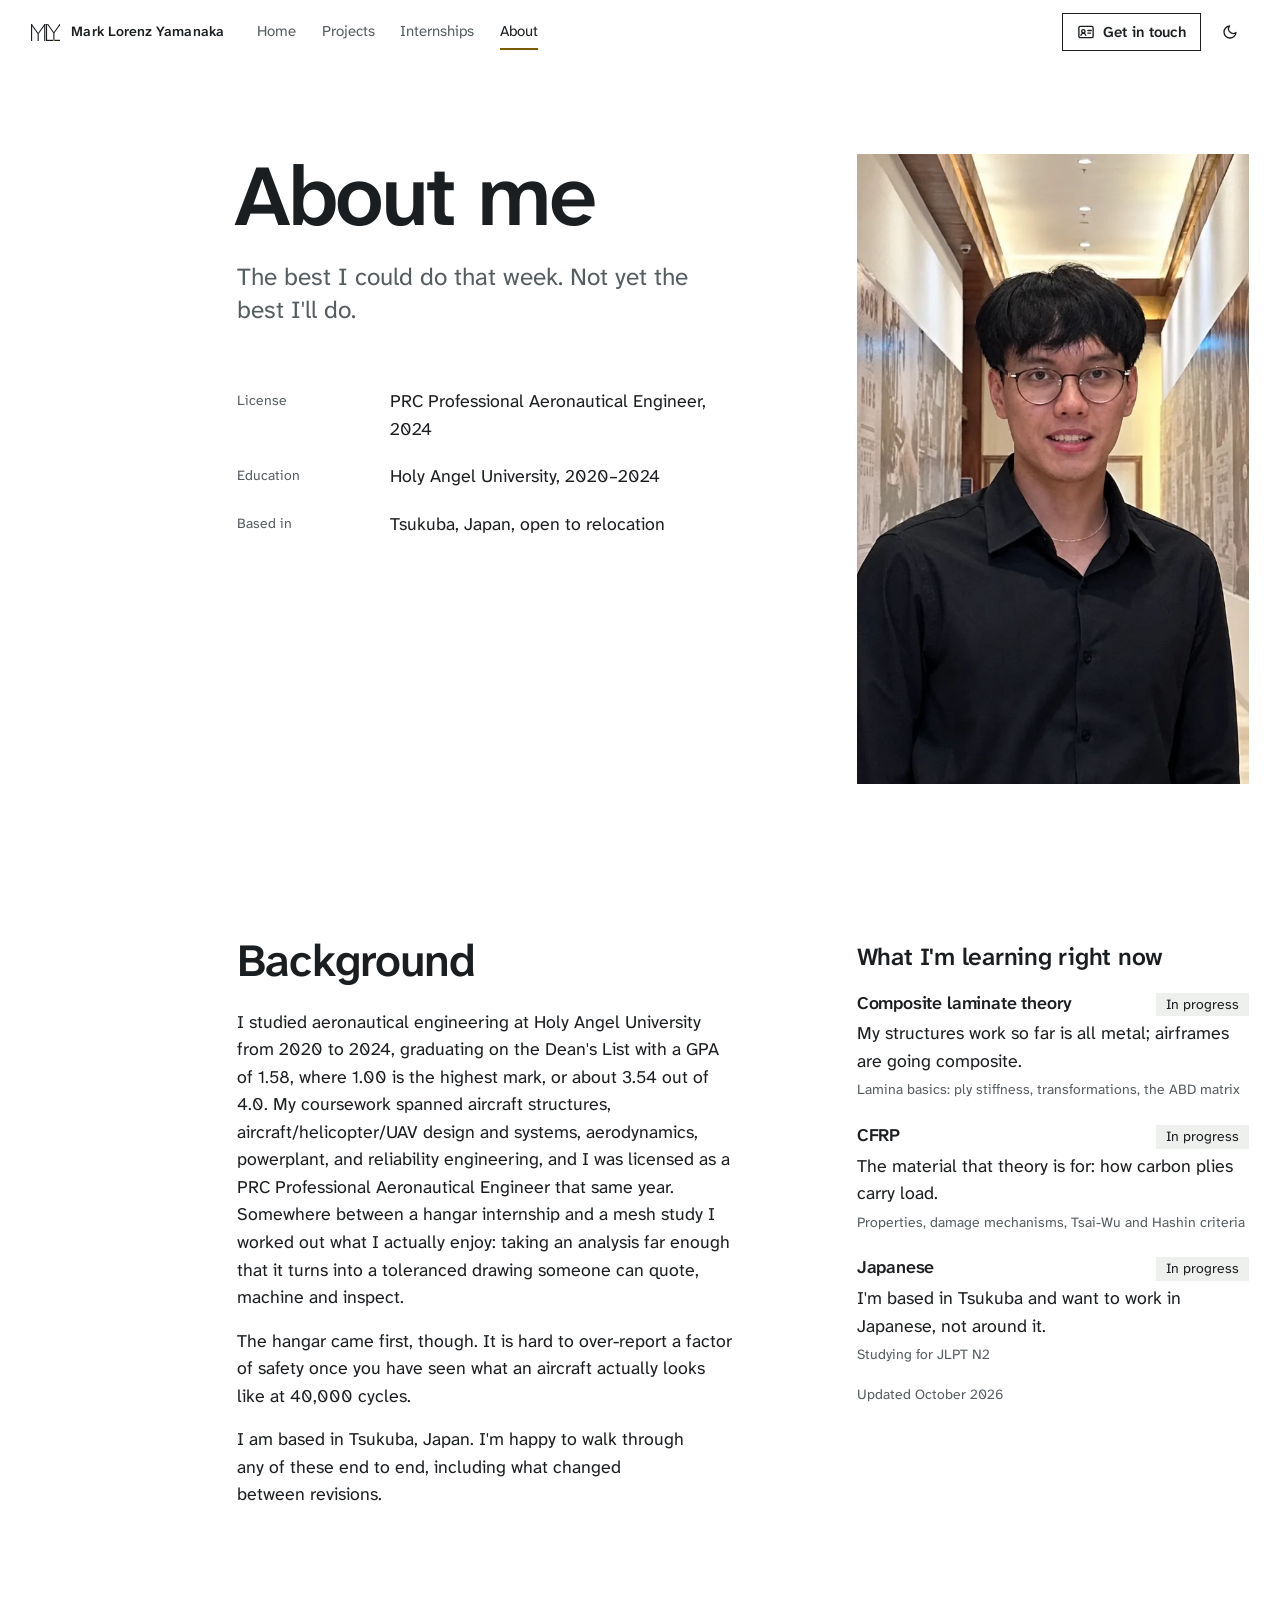
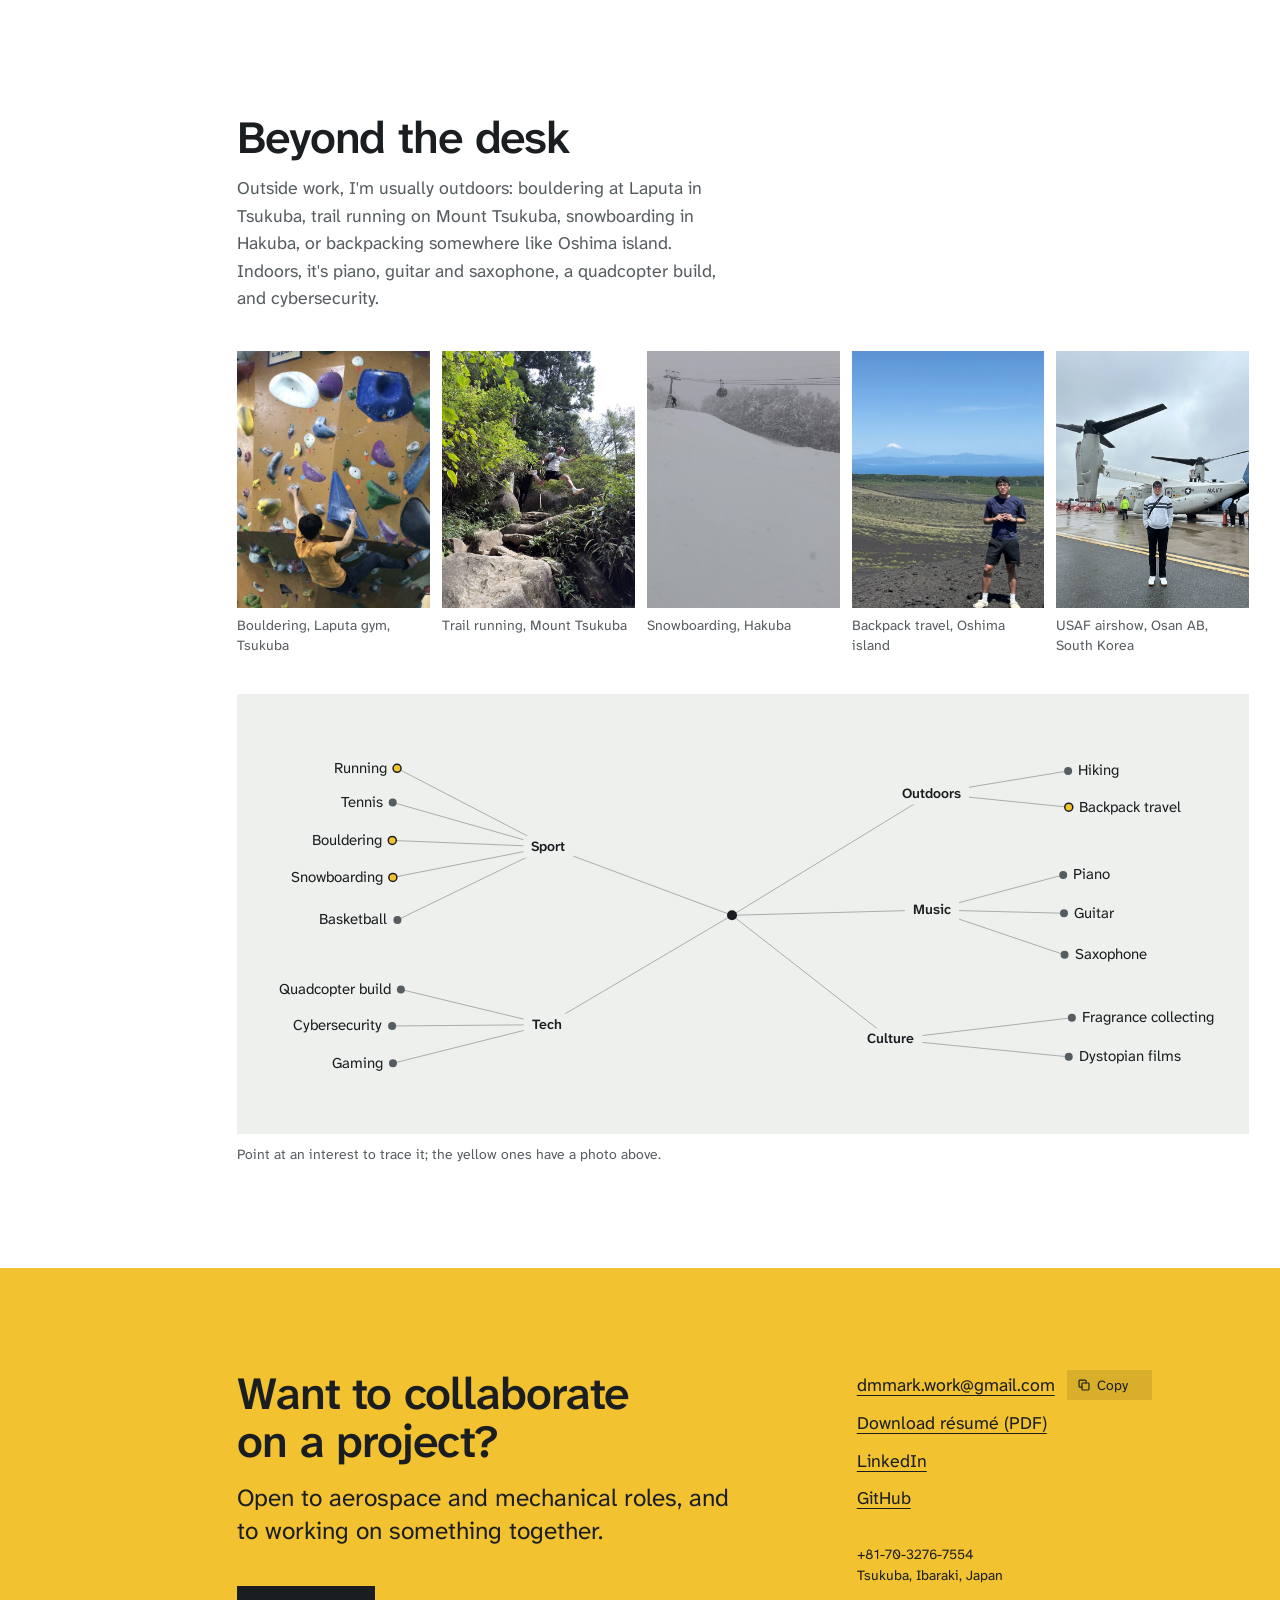
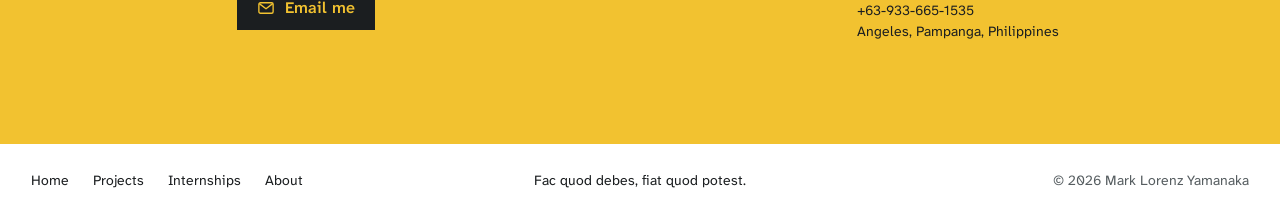
<file: project/about.html>
<!DOCTYPE html>
<html lang="en">
<head>
<meta charset="utf-8">
<meta name="viewport" content="width=device-width, initial-scale=1">
<title>About — Mark Lorenz Yamanaka</title>
<meta name="description" content="About Mark Lorenz Yamanaka, PRC-licensed Professional Aeronautical Engineer based in Tsukuba, Japan: background, what he is learning now, and life beyond the desk.">
<meta name="author" content="Mark Lorenz Yamanaka">
<!-- www, not the apex: mlyamanaka.com 308-redirects to www, and a scraper
     that does not follow redirects would never reach og-card.png. -->
<link rel="canonical" href="https://www.mlyamanaka.com/about">

<meta property="og:type" content="website">
<meta property="og:site_name" content="Mark Lorenz Yamanaka">
<meta property="og:url" content="https://www.mlyamanaka.com/about">
<meta property="og:title" content="About — Mark Lorenz Yamanaka">
<meta property="og:description" content="About Mark Lorenz Yamanaka, PRC-licensed Professional Aeronautical Engineer based in Tsukuba, Japan: background, what he is learning now, and life beyond the desk.">
<meta property="og:image" content="https://www.mlyamanaka.com/og-card.png">
<meta property="og:image:width" content="1200">
<meta property="og:image:height" content="630">
<meta property="og:image:alt" content="Stress analysis you can verify. Mark Lorenz Yamanaka, PRC Professional Aeronautical Engineer, beside a von Mises stress plot of a nozzle wall read at the junction: factor of safety 7.12.">

<meta name="twitter:card" content="summary_large_image">
<meta name="twitter:title" content="About — Mark Lorenz Yamanaka">
<meta name="twitter:description" content="About Mark Lorenz Yamanaka, PRC-licensed Professional Aeronautical Engineer based in Tsukuba, Japan: background, what he is learning now, and life beyond the desk.">
<meta name="twitter:image" content="https://www.mlyamanaka.com/og-card.png">

<!-- MLY grid monogram. favicon.svg is the bold small-size cut and follows the
     browser's light/dark scheme; the PNGs are fallbacks (Safari, iOS home screen).
     Relative paths, like the fonts: the Pages mirror serves under /portfolio/. -->
<link rel="icon" href="favicon.svg" type="image/svg+xml">
<link rel="icon" href="favicon-32.png" type="image/png" sizes="32x32">
<link rel="apple-touch-icon" href="apple-touch-icon.png">
<!-- Kept in sync by the head script below and by applyTheme(). A media-query
     pair would not work here: the theme defaults to light and is set by the
     toggle, so it has to track the resolved theme, not the OS preference. The values
     are --surface, not --bg: the browser chrome abuts the top bar, which
     paints --surface. --bg only starts below it. -->
<meta name="theme-color" id="theme-color" content="#FFFFFF">
<!-- Self-hosted type: Atkinson Hyperlegible Next (prose) and Mono (data).
     Relative paths, not /fonts/: the GitHub Pages mirror serves this page
     under /portfolio/, where a root-absolute URL would 404. The preload
     href must match the @font-face src exactly or the file downloads twice. -->
<link rel="preload" href="fonts/atkinson-next-latin-wght.woff2" as="font" type="font/woff2" crossorigin>
<link rel="stylesheet" href="site.css">
<!-- ─────────────────────────────────────────────────────────
     MOBILE OVERRIDES — deliberately a separate stylesheet.

     These rules have to outrank the desktop ones, and CSS breaks ties on
     source order. While they lived at the bottom of the main <style> that
     held, until the next rule was appended below them: an override written
     here is beaten by a same-specificity rule added later in the file, with
     no error and nothing to see. It happened once already while this block
     was being written — a 44px arrow silently rendered at 34px because the
     base rule came 400 lines later. A second stylesheet ends the race:
     anything appended to the main <style> is still above this one.

     Three more mobile traps this file cannot enforce on its own — run
     `node tools/check-mobile.mjs` after editing, which fails on all three:

       1. A `:hover` rule outside `@media (hover: hover) and (pointer: fine)`
          sticks after a tap. It left the six project cards frozen lifted.
       2. `mousemove` / `mouseenter` never fire on touch. Use `pointer*`
          unless the behaviour is a genuine mouse-only enhancement that
          already has a touch path.
       3. A fixed px width in an inline `style=` beats every media query
          here. There are ~150 inline styles in this file.
     ───────────────────────────────────────────────────────── -->
<link rel="stylesheet" href="site-mobile.css" id="mobile-overrides">
<script>(function(){
// Light is the default for every visit, whatever the OS setting. A dark
// choice made with the toggle lasts for this tab only (sessionStorage), so a
// reload or a hop to the résumé and back keeps it, but a new visit starts
// light. The old localStorage key is cleared so it cannot resurface.
document.documentElement.classList.add('has-js');
var t=null;
try{t=sessionStorage.getItem('theme');localStorage.removeItem('theme');}catch(e){}
var dark=(t==='dark');
if(dark)document.documentElement.dataset.theme='dark';
var m=document.getElementById('theme-color');
if(m)m.setAttribute('content',dark ? '#121517' : '#FFFFFF');
// Arm the scroll-reveal styles before first paint so nothing flashes in and
// back out, then withdraw them if initReveal() never signals ready.
document.documentElement.classList.add('js-reveal');
// The hero entrance plays on the first page of a visit only. Moving between
// the five pages is the most repeated action here, and replaying ~760ms of
// title motion on every hop made navigation feel slow.
try{if(sessionStorage.getItem('intro'))document.documentElement.classList.add('intro-seen');sessionStorage.setItem('intro','1');}catch(e){}
setTimeout(function(){
  if(!window.__revealReady)document.documentElement.classList.remove('js-reveal');
},3000);
})();</script>
</head>
<body>
<a class="skip" href="#main">Skip to the content</a>
<!-- The bar: wordmark, the four pages, one action. On a phone the pages
     (and on Projects, its chapters) open as a sheet from a "Menu" button
     that the script adds; without script they stay a row. -->
<nav class="bar" aria-label="Site">
  <div class="nav-inner">
    <a class="brand" href="portfolio-light.html" aria-label="Mark Lorenz Yamanaka, home"><svg viewBox="0 0 552 316" class="brand-mark" aria-hidden="true" focusable="false"><clipPath id="hdr-mly-clip"><rect x="0" y="0" width="552" height="316"/></clipPath><g fill="var(--ink)" clip-path="url(#hdr-mly-clip)"><rect x="0" y="0" width="21" height="316"/><rect x="245" y="0" width="21" height="316"/><rect x="122.5" y="182.5" width="21" height="133.5"/><rect x="278" y="0" width="21" height="316"/><rect x="278" y="293.5" width="274" height="22.5"/><rect x="414.5" y="168" width="21" height="125.5"/><polygon points="-27.83,-26.95 125.04,188.16 140.96,176.84 -11.91,-38.26"/><polygon points="277.57,-38.28 125.03,176.85 140.97,188.15 293.5,-26.98"/><polygon points="276.02,-27.12 417.01,173.61 432.99,162.39 292,-38.35"/><polygon points="558,-38.35 417.01,162.39 432.99,173.61 573.98,-27.12"/></g><rect x="414.5" y="293.5" width="21" height="22.5" fill="var(--accent)"/></svg><span>Mark Lorenz Yamanaka</span></a>
    <div class="nav-scroll" id="nav-scroll">
    <a href="portfolio-light.html" class="nav-link nav-page">Home</a>
    <a href="projects" class="nav-link nav-page">Projects</a>
    <a href="internships" class="nav-link nav-page">Internships</a>
    <a href="about" class="nav-link nav-page" aria-current="page">About<span class="nav-mark" aria-hidden="true"></span></a>
    </div>
    <div class="nav-actions">
    <a href="#contact" class="nav-cta btn btn-ghost"><svg class="icon-contact" viewBox="0 0 24 24" fill="none" stroke="currentColor" stroke-width="1.8" stroke-linecap="round" stroke-linejoin="round" aria-hidden="true"><rect x="2.5" y="4.5" width="19" height="15" rx="2"/><circle cx="8.5" cy="11" r="2.25"/><path d="M5.25 16.5c.55-1.7 1.8-2.6 3.25-2.6s2.7.9 3.25 2.6"/><path d="M14.5 10h4.5M14.5 13.5h3.5"/></svg><span class="cta-long">Get in touch</span><span class="cta-short">Contact</span></a>
    <button id="theme-toggle" class="theme-toggle" aria-label="Toggle dark mode">
      <svg class="icon-moon" width="16" height="16" viewBox="0 0 24 24" fill="none" stroke="currentColor" stroke-width="2" stroke-linecap="round" stroke-linejoin="round" aria-hidden="true"><path d="M21 12.79A9 9 0 1 1 11.21 3 7 7 0 0 0 21 12.79z"/></svg>
      <svg class="icon-sun" width="16" height="16" viewBox="0 0 24 24" fill="none" stroke="currentColor" stroke-width="2" stroke-linecap="round" stroke-linejoin="round" aria-hidden="true"><circle cx="12" cy="12" r="4"/><path d="M12 2v2M12 20v2M4.93 4.93l1.41 1.41M17.66 17.66l1.41 1.41M2 12h2M20 12h2M6.34 17.66l-1.41 1.41M19.07 4.93l-1.41 1.41"/></svg>
    </button>
    </div>
  </div>
</nav>

<main id="main">
<!-- Printed only: who this is and how to reach him, at the top of the
     first page of a printout or a saved PDF. -->
<p class="print-head">Mark Lorenz Yamanaka, PRC Professional Aeronautical Engineer. dmmark.work@gmail.com, www.mlyamanaka.com</p>
<header class="page-head">
  <div class="wrap grid12">
    <div class="col-read">
      <h1 class="page-title">About me</h1>
      <p class="page-statement">The best I could do that week. Not yet the best I'll do.</p>
      <dl class="facts">
        <div><dt>License</dt><dd>PRC Professional Aeronautical Engineer, 2024</dd></div>
        <div><dt>Education</dt><dd>Holy Angel University, 2020–2024</dd></div>
        <div><dt>Based in</dt><dd>Tsukuba, Japan, open to relocation</dd></div>
      </dl>
    </div>
    <figure class="page-photo portrait col-side"><img src="figures/profile.webp" alt="Mark Lorenz Yamanaka" width="800" height="1014" fetchpriority="high" decoding="async"></figure>
  </div>
</header>

<!-- Then and now: where the work came from, beside what is being learned.
     Each learning item states why and where it stands; it moves to the
     tools once it is solid. Progress notes are as stated by Mark (Oct 2026),
     not inferred. -->
<section id="about" class="sec section-reveal" data-section="about" aria-labelledby="bg-title">
  <div class="wrap grid12">
    <div class="col-read">
      <h2 id="bg-title" class="sec-title rv">Background</h2>
      <div class="letter rv" style="--rv:1;margin-top:24px;">
        <p>I studied aeronautical engineering at Holy Angel University from 2020 to 2024, graduating on the Dean's List with a GPA of 1.58, where 1.00 is the highest mark, or about 3.54 out of 4.0. My coursework spanned aircraft structures, aircraft/helicopter/UAV design and systems, aerodynamics, powerplant, and reliability engineering, and I was licensed as a PRC Professional Aeronautical Engineer that same year. Somewhere between a hangar internship and a mesh study I worked out what I actually enjoy: taking an analysis far enough that it turns into a toleranced drawing someone can quote, machine and inspect.</p>
        <p>The hangar came first, though. It is hard to over-report a factor of safety once you have seen what an aircraft actually looks like at 40,000 cycles.</p>
        <p>I am based in Tsukuba, Japan. I'm happy to walk through any of these end to end, including what changed between revisions.</p>
      </div>
    </div>
    <div class="col-side learning">
      <h2 id="learning-title" class="learning-title rv" style="--rv:1">What I'm learning right now</h2>
      <ul class="learn-list rv" style="--rv:2">
        <li class="learn-row">
          <span class="learn-name">Composite laminate theory</span><span class="learn-state">In progress</span>
          <p class="learn-why">My structures work so far is all metal; airframes are going composite.</p>
          <p class="learn-note">Lamina basics: ply stiffness, transformations, the ABD matrix</p>
        </li>
        <li class="learn-row">
          <span class="learn-name">CFRP</span><span class="learn-state">In progress</span>
          <p class="learn-why">The material that theory is for: how carbon plies carry load.</p>
          <p class="learn-note">Properties, damage mechanisms, Tsai-Wu and Hashin criteria</p>
        </li>
        <li class="learn-row">
          <span class="learn-name">Japanese</span><span class="learn-state">In progress</span>
          <p class="learn-why">I'm based in Tsukuba and want to work in Japanese, not around it.</p>
          <p class="learn-note">Studying for JLPT N2</p>
        </li>
      </ul>
      <p class="learn-date rv" style="--rv:3">Updated October 2026</p>
    </div>
  </div>
</section>

<!-- Beyond the desk: the five pictures side by side rather than one at a
     time, so none of them waits for a click; the snowboard clip loops only
     while it is on screen. -->
<section id="beyond" class="sec section-reveal" aria-labelledby="beyond-title">
  <div class="wrap grid12 beyond-grid">
    <header class="sec-head col-read rv" style="margin-bottom:0;">
      <h2 id="beyond-title" class="sec-title">Beyond the desk</h2>
      <p class="sec-lede beyond-text">Outside work, I'm usually outdoors: bouldering at Laputa in Tsukuba, trail running on Mount Tsukuba, snowboarding in Hakuba, or backpacking somewhere like Oshima island. Indoors, it's piano, guitar and saxophone, a quadcopter build, and cybersecurity.</p>
    </header>
    <ul class="hobby-strip col-wide">
      <li class="rv" data-interest="Bouldering" style="--rv:1"><figure><img src="figures/about/bouldering-1800.jpg" srcset="figures/about/bouldering-900.jpg 900w, figures/about/bouldering-1800.jpg 1800w" sizes="(max-width: 759px) 100vw, 40vw" alt="Indoor bouldering" loading="lazy" style="object-position:center;"><figcaption>Bouldering, Laputa gym, Tsukuba</figcaption></figure></li>
      <li class="rv" data-interest="Running" style="--rv:2"><figure><img src="figures/about/rock-climbing-1800.jpg" srcset="figures/about/rock-climbing-900.jpg 900w, figures/about/rock-climbing-1800.jpg 1800w" sizes="(max-width: 759px) 100vw, 40vw" alt="Trail running on rocky terrain" loading="lazy" style="object-position:center;"><figcaption>Trail running, Mount Tsukuba</figcaption></figure></li>
      <li class="rv" data-interest="Snowboarding" style="--rv:3"><figure><video src="figures/about/snowboard.mp4" poster="figures/about/snowboard-poster.jpg" muted loop playsinline preload="none" data-inview aria-label="Snowboarding in Hakuba"></video><figcaption>Snowboarding, Hakuba</figcaption></figure></li>
      <li class="rv" data-interest="Backpack travel" style="--rv:4"><figure><img src="figures/about/travel-fuji-1800.jpg" srcset="figures/about/travel-fuji-900.jpg 900w, figures/about/travel-fuji-1800.jpg 1800w" sizes="(max-width: 759px) 100vw, 40vw" alt="Mt. Fuji from Oshima" loading="lazy" style="object-position:center 65%;"><figcaption>Backpack travel, Oshima island</figcaption></figure></li>
      <li class="rv" style="--rv:5"><figure><img src="figures/about/aviation-navy-1800.jpg" srcset="figures/about/aviation-navy-900.jpg 900w, figures/about/aviation-navy-1800.jpg 1800w" sizes="(max-width: 759px) 100vw, 40vw" alt="US Air Force airshow at Osan AB" loading="lazy" style="object-position:center top;"><figcaption>USAF airshow, Osan AB, South Korea</figcaption></figure></li>
    </ul>
    <div class="col-wide rv" style="--rv:3">
      <div id="hobby-graph" class="beyond-graph" data-ui role="img" aria-label="Interests: Running, Tennis, Bouldering, Snowboarding, Piano, Guitar, Saxophone, Backpack travel, Hiking, Basketball, Quadcopter build, Cybersecurity, Gaming, Fragrance collecting, Dystopian films">
        <canvas id="hobby-graph-canvas" style="position:absolute;inset:0;display:block;width:100%;height:100%;"></canvas>
      </div>
      <p class="graph-cap"><span class="hover-only">Point at an interest to trace it; the yellow ones have a photo above.</span><span class="touch-only">Tap an interest to trace it; the yellow ones have a photo above.</span></p>
    </div>
  </div>
</section>

<!-- The close: every page ends on the yellow, the one place the accent
     floods, with the one action and the ways to reach him. -->
<section id="contact" class="band" data-section="contact" aria-labelledby="contact-title">
  <div class="wrap grid12">
    <div class="col-read">
      <h2 id="contact-title" class="band-title">Want to collaborate on a project?</h2>
      <p class="band-text">Open to aerospace and mechanical roles, and to working on something together.</p>
      <div class="band-actions">
        <a href="mailto:dmmark.work@gmail.com" class="btn btn-ink"><svg class="icon-mail" viewBox="0 0 24 24" fill="none" stroke="currentColor" stroke-width="1.8" stroke-linecap="round" stroke-linejoin="round" aria-hidden="true"><rect x="2.5" y="5" width="19" height="14" rx="2"/><path d="m3.5 6.5 8.5 6.5 8.5-6.5"/></svg>Email me</a>
      </div>
    </div>
    <div class="band-side col-side">
      <ul class="band-links">
        <li class="band-mail"><a href="mailto:dmmark.work@gmail.com">dmmark.work@gmail.com</a><button type="button" class="copy-btn" data-copy="dmmark.work@gmail.com" aria-label="Copy the email address" hidden><span class="copy-idle"><svg viewBox="0 0 24 24" fill="none" stroke="currentColor" stroke-width="2" stroke-linecap="round" stroke-linejoin="round" aria-hidden="true"><rect x="8.5" y="8.5" width="12" height="12" rx="1.5"/><path d="M15.5 8.5V5a1.5 1.5 0 0 0-1.5-1.5H5A1.5 1.5 0 0 0 3.5 5v9A1.5 1.5 0 0 0 5 15.5h3.5"/></svg>Copy</span><span class="copy-done" aria-hidden="true"><svg viewBox="0 0 24 24" fill="none" stroke="currentColor" stroke-width="2.4" stroke-linecap="round" stroke-linejoin="round" aria-hidden="true"><path d="m4.5 12.5 5 5 10-11"/></svg>Copied</span></button></li>
        <li><a href="uploads/Mark-Yamanaka-Resume.pdf" download="Mark-Lorenz-Yamanaka-Resume.pdf" target="_blank" rel="noopener">Download résumé (PDF)</a></li>
        <li><a href="https://www.linkedin.com/in/mark-lorenz-yamanaka-6161a3210/" target="_blank" rel="noopener">LinkedIn</a></li>
        <li><a href="https://github.com/dmmarkwork-cloud/aeronautics" target="_blank" rel="noopener">GitHub</a></li>
      </ul>
      <div class="band-bases">
        <p><span>+81-70-3276-7554</span><span>Tsukuba, Ibaraki, Japan</span></p>
        <p><span>+63-933-665-1535</span><span>Angeles, Pampanga, Philippines</span></p>
      </div>
    </div>
  </div>
</section>
</main>

<footer class="site-foot">
  <div class="wrap foot-line">
    <span class="foot-links"><a href="portfolio-light.html">Home</a><a href="projects">Projects</a><a href="internships">Internships</a><a href="about">About</a></span>
    <p class="foot-quote" lang="la">Fac quod debes, fiat quod potest.</p>
    <span class="foot-copy">© 2026 Mark Lorenz Yamanaka</span>
  </div>
</footer>

<script src="site.js"></script>
</body>
</html>
</file>
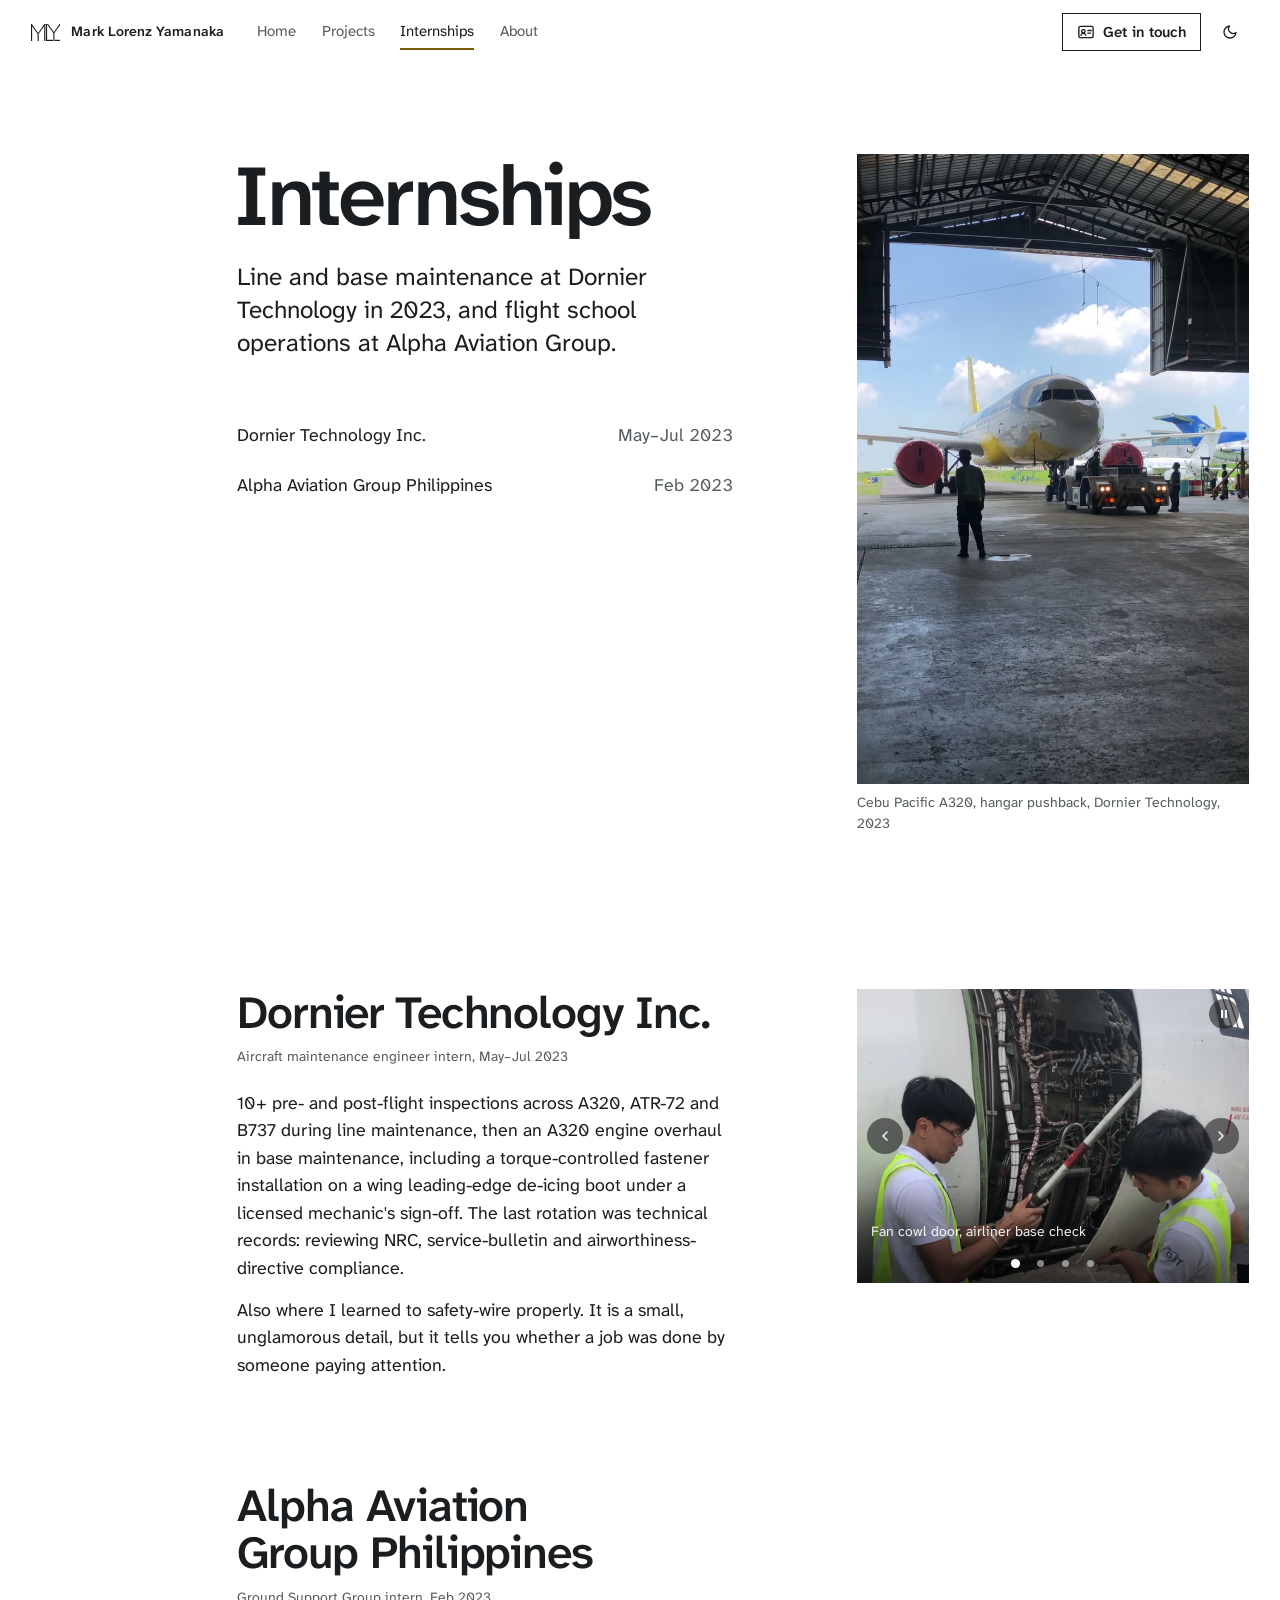
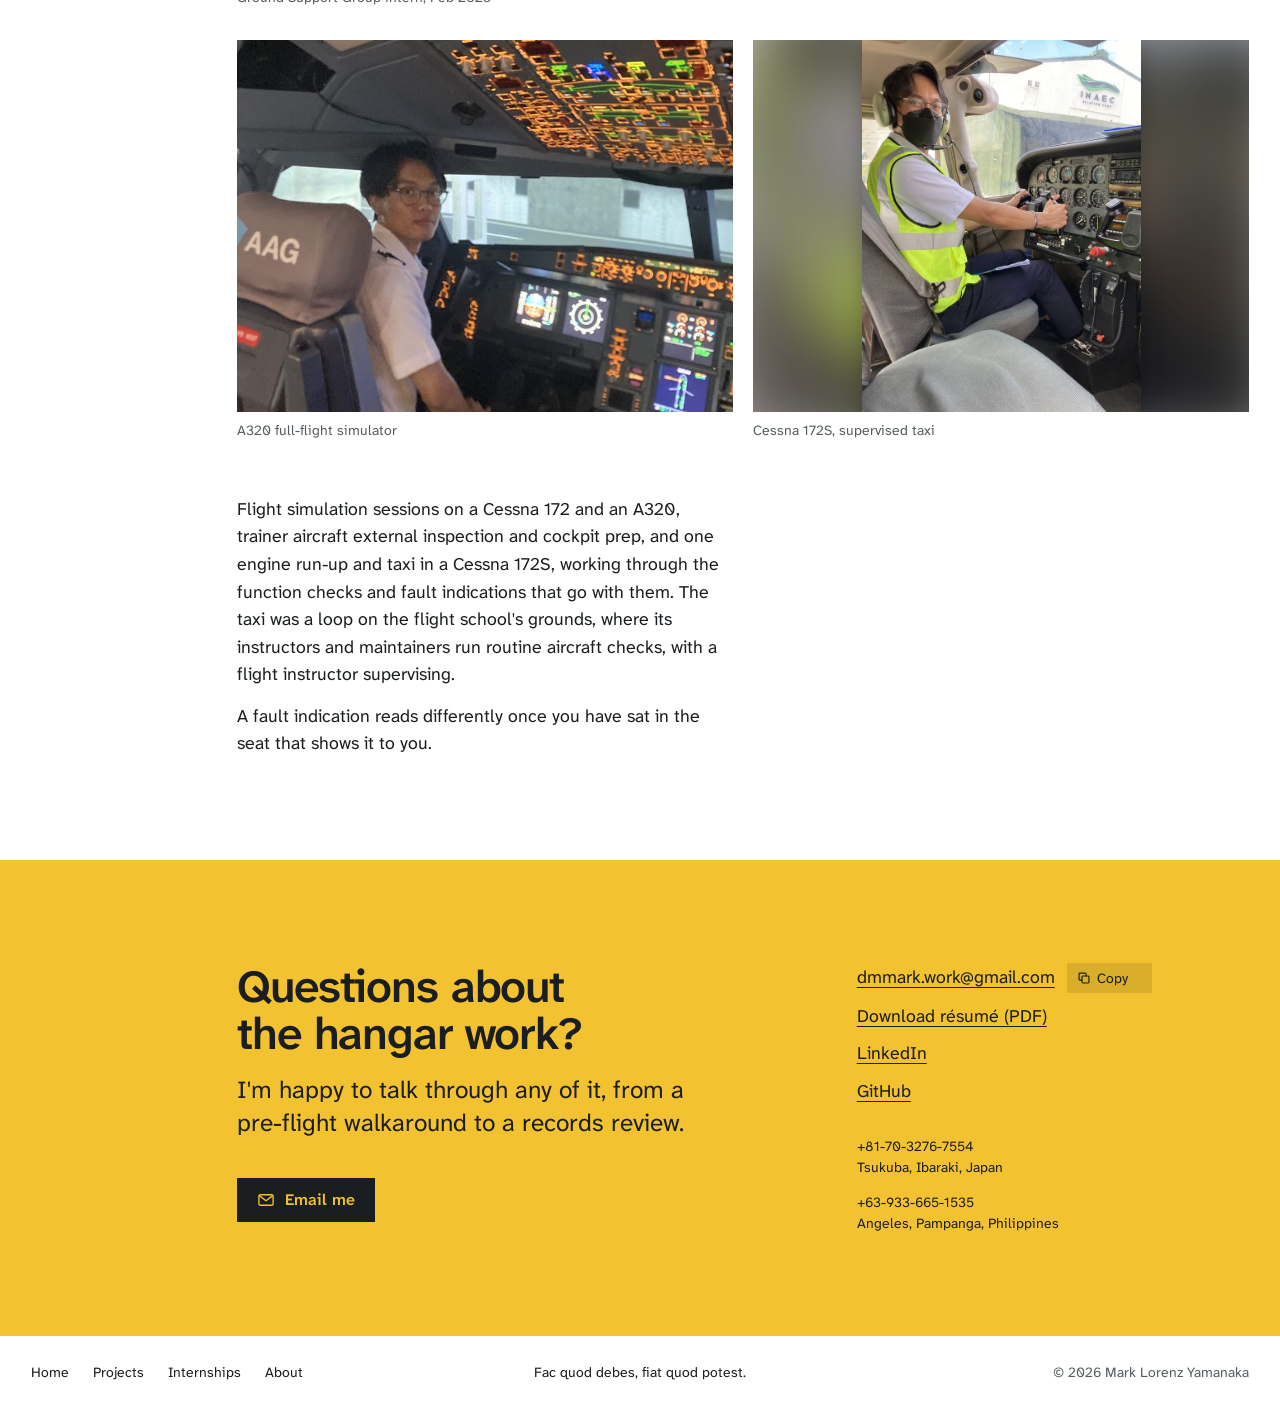
<file: project/internships.html>
<!DOCTYPE html>
<html lang="en">
<head>
<meta charset="utf-8">
<meta name="viewport" content="width=device-width, initial-scale=1">
<title>Internships — Mark Lorenz Yamanaka</title>
<meta name="description" content="Internships of Mark Lorenz Yamanaka: line and base maintenance on A320, ATR-72 and B737 at Dornier Technology, and flight school operations at Alpha Aviation Group.">
<meta name="author" content="Mark Lorenz Yamanaka">
<!-- www, not the apex: mlyamanaka.com 308-redirects to www, and a scraper
     that does not follow redirects would never reach og-card.png. -->
<link rel="canonical" href="https://www.mlyamanaka.com/internships">

<meta property="og:type" content="website">
<meta property="og:site_name" content="Mark Lorenz Yamanaka">
<meta property="og:url" content="https://www.mlyamanaka.com/internships">
<meta property="og:title" content="Internships — Mark Lorenz Yamanaka">
<meta property="og:description" content="Internships of Mark Lorenz Yamanaka: line and base maintenance on A320, ATR-72 and B737 at Dornier Technology, and flight school operations at Alpha Aviation Group.">
<meta property="og:image" content="https://www.mlyamanaka.com/og-card.png">
<meta property="og:image:width" content="1200">
<meta property="og:image:height" content="630">
<meta property="og:image:alt" content="Stress analysis you can verify. Mark Lorenz Yamanaka, PRC Professional Aeronautical Engineer, beside a von Mises stress plot of a nozzle wall read at the junction: factor of safety 7.12.">

<meta name="twitter:card" content="summary_large_image">
<meta name="twitter:title" content="Internships — Mark Lorenz Yamanaka">
<meta name="twitter:description" content="Internships of Mark Lorenz Yamanaka: line and base maintenance on A320, ATR-72 and B737 at Dornier Technology, and flight school operations at Alpha Aviation Group.">
<meta name="twitter:image" content="https://www.mlyamanaka.com/og-card.png">

<!-- MLY grid monogram. favicon.svg is the bold small-size cut and follows the
     browser's light/dark scheme; the PNGs are fallbacks (Safari, iOS home screen).
     Relative paths, like the fonts: the Pages mirror serves under /portfolio/. -->
<link rel="icon" href="favicon.svg" type="image/svg+xml">
<link rel="icon" href="favicon-32.png" type="image/png" sizes="32x32">
<link rel="apple-touch-icon" href="apple-touch-icon.png">
<!-- Kept in sync by the head script below and by applyTheme(). A media-query
     pair would not work here: the theme defaults to light and is set by the
     toggle, so it has to track the resolved theme, not the OS preference. The values
     are --surface, not --bg: the browser chrome abuts the top bar, which
     paints --surface. --bg only starts below it. -->
<meta name="theme-color" id="theme-color" content="#FFFFFF">
<!-- Self-hosted type: Atkinson Hyperlegible Next (prose) and Mono (data).
     Relative paths, not /fonts/: the GitHub Pages mirror serves this page
     under /portfolio/, where a root-absolute URL would 404. The preload
     href must match the @font-face src exactly or the file downloads twice. -->
<link rel="preload" href="fonts/atkinson-next-latin-wght.woff2" as="font" type="font/woff2" crossorigin>
<link rel="stylesheet" href="site.css">
<!-- ─────────────────────────────────────────────────────────
     MOBILE OVERRIDES — deliberately a separate stylesheet.

     These rules have to outrank the desktop ones, and CSS breaks ties on
     source order. While they lived at the bottom of the main <style> that
     held, until the next rule was appended below them: an override written
     here is beaten by a same-specificity rule added later in the file, with
     no error and nothing to see. It happened once already while this block
     was being written — a 44px arrow silently rendered at 34px because the
     base rule came 400 lines later. A second stylesheet ends the race:
     anything appended to the main <style> is still above this one.

     Three more mobile traps this file cannot enforce on its own — run
     `node tools/check-mobile.mjs` after editing, which fails on all three:

       1. A `:hover` rule outside `@media (hover: hover) and (pointer: fine)`
          sticks after a tap. It left the six project cards frozen lifted.
       2. `mousemove` / `mouseenter` never fire on touch. Use `pointer*`
          unless the behaviour is a genuine mouse-only enhancement that
          already has a touch path.
       3. A fixed px width in an inline `style=` beats every media query
          here. There are ~150 inline styles in this file.
     ───────────────────────────────────────────────────────── -->
<link rel="stylesheet" href="site-mobile.css" id="mobile-overrides">
<script>(function(){
// Light is the default for every visit, whatever the OS setting. A dark
// choice made with the toggle lasts for this tab only (sessionStorage), so a
// reload or a hop to the résumé and back keeps it, but a new visit starts
// light. The old localStorage key is cleared so it cannot resurface.
document.documentElement.classList.add('has-js');
var t=null;
try{t=sessionStorage.getItem('theme');localStorage.removeItem('theme');}catch(e){}
var dark=(t==='dark');
if(dark)document.documentElement.dataset.theme='dark';
var m=document.getElementById('theme-color');
if(m)m.setAttribute('content',dark ? '#121517' : '#FFFFFF');
// Arm the scroll-reveal styles before first paint so nothing flashes in and
// back out, then withdraw them if initReveal() never signals ready.
document.documentElement.classList.add('js-reveal');
// The hero entrance plays on the first page of a visit only. Moving between
// the five pages is the most repeated action here, and replaying ~760ms of
// title motion on every hop made navigation feel slow.
try{if(sessionStorage.getItem('intro'))document.documentElement.classList.add('intro-seen');sessionStorage.setItem('intro','1');}catch(e){}
setTimeout(function(){
  if(!window.__revealReady)document.documentElement.classList.remove('js-reveal');
},3000);
})();</script>
</head>
<body>
<a class="skip" href="#main">Skip to the content</a>
<!-- The bar: wordmark, the four pages, one action. On a phone the pages
     (and on Projects, its chapters) open as a sheet from a "Menu" button
     that the script adds; without script they stay a row. -->
<nav class="bar" aria-label="Site">
  <div class="nav-inner">
    <a class="brand" href="portfolio-light.html" aria-label="Mark Lorenz Yamanaka, home"><svg viewBox="0 0 552 316" class="brand-mark" aria-hidden="true" focusable="false"><clipPath id="hdr-mly-clip"><rect x="0" y="0" width="552" height="316"/></clipPath><g fill="var(--ink)" clip-path="url(#hdr-mly-clip)"><rect x="0" y="0" width="21" height="316"/><rect x="245" y="0" width="21" height="316"/><rect x="122.5" y="182.5" width="21" height="133.5"/><rect x="278" y="0" width="21" height="316"/><rect x="278" y="293.5" width="274" height="22.5"/><rect x="414.5" y="168" width="21" height="125.5"/><polygon points="-27.83,-26.95 125.04,188.16 140.96,176.84 -11.91,-38.26"/><polygon points="277.57,-38.28 125.03,176.85 140.97,188.15 293.5,-26.98"/><polygon points="276.02,-27.12 417.01,173.61 432.99,162.39 292,-38.35"/><polygon points="558,-38.35 417.01,162.39 432.99,173.61 573.98,-27.12"/></g><rect x="414.5" y="293.5" width="21" height="22.5" fill="var(--accent)"/></svg><span>Mark Lorenz Yamanaka</span></a>
    <div class="nav-scroll" id="nav-scroll">
    <a href="portfolio-light.html" class="nav-link nav-page">Home</a>
    <a href="projects" class="nav-link nav-page">Projects</a>
    <a href="internships" class="nav-link nav-page" aria-current="page">Internships<span class="nav-mark" aria-hidden="true"></span></a>
    <a href="about" class="nav-link nav-page">About</a>
    </div>
    <div class="nav-actions">
    <a href="#contact" class="nav-cta btn btn-ghost"><svg class="icon-contact" viewBox="0 0 24 24" fill="none" stroke="currentColor" stroke-width="1.8" stroke-linecap="round" stroke-linejoin="round" aria-hidden="true"><rect x="2.5" y="4.5" width="19" height="15" rx="2"/><circle cx="8.5" cy="11" r="2.25"/><path d="M5.25 16.5c.55-1.7 1.8-2.6 3.25-2.6s2.7.9 3.25 2.6"/><path d="M14.5 10h4.5M14.5 13.5h3.5"/></svg><span class="cta-long">Get in touch</span><span class="cta-short">Contact</span></a>
    <button id="theme-toggle" class="theme-toggle" aria-label="Toggle dark mode">
      <svg class="icon-moon" width="16" height="16" viewBox="0 0 24 24" fill="none" stroke="currentColor" stroke-width="2" stroke-linecap="round" stroke-linejoin="round" aria-hidden="true"><path d="M21 12.79A9 9 0 1 1 11.21 3 7 7 0 0 0 21 12.79z"/></svg>
      <svg class="icon-sun" width="16" height="16" viewBox="0 0 24 24" fill="none" stroke="currentColor" stroke-width="2" stroke-linecap="round" stroke-linejoin="round" aria-hidden="true"><circle cx="12" cy="12" r="4"/><path d="M12 2v2M12 20v2M4.93 4.93l1.41 1.41M17.66 17.66l1.41 1.41M2 12h2M20 12h2M6.34 17.66l-1.41 1.41M19.07 4.93l-1.41 1.41"/></svg>
    </button>
    </div>
  </div>
</nav>

<main id="main">
<!-- Printed only: who this is and how to reach him, at the top of the
     first page of a printout or a saved PDF. -->
<p class="print-head">Mark Lorenz Yamanaka, PRC Professional Aeronautical Engineer. dmmark.work@gmail.com, www.mlyamanaka.com</p>
<header class="page-head">
  <div class="wrap grid12">
    <div class="col-read">
      <h1 class="page-title">Internships</h1>
      <p class="page-lede">Line and base maintenance at Dornier Technology in 2023, and flight school operations at Alpha Aviation Group.</p>
      <nav aria-label="Internships on this page"><ul class="proj-index page-index">
        <li><a href="#hangar"><span>Dornier Technology Inc.</span><span class="k">May–Jul 2023</span></a></li>
        <li><a href="#alpha"><span>Alpha Aviation Group Philippines</span><span class="k">Feb 2023</span></a></li>
      </ul></nav>
    </div>
    <figure class="page-photo col-side">
      <img src="figures/internship/cebu-pacific-tow-poster.jpg" width="720" height="1280" alt="A Cebu Pacific A320 on a tug at the open hangar doors during a pushback" fetchpriority="high" decoding="async" style="object-position:center 62%;">
      <figcaption>Cebu Pacific A320, hangar pushback, Dornier Technology, 2023</figcaption>
    </figure>
  </div>
</header>

<section id="hangar" class="sec intern section-reveal" data-section="hangar" aria-labelledby="dornier-title">
  <div class="wrap grid12">
    <div class="col-read">
      <h2 id="dornier-title" class="intern-title rv">Dornier Technology Inc.</h2>
      <p class="intern-meta rv" style="--rv:1">Aircraft maintenance engineer intern, May–Jul 2023</p>
      <div class="intern-text rv" style="--rv:2">
        <p>10+ pre- and post-flight inspections across A320, ATR-72 and B737 during line maintenance, then an A320 engine overhaul in base maintenance, including a torque-controlled fastener installation on a wing leading-edge de-icing boot under a licensed mechanic's sign-off. The last rotation was technical records: reviewing NRC, service-bulletin and airworthiness-directive compliance.</p>
        <p>Also where I learned to safety-wire properly. It is a small, unglamorous detail, but it tells you whether a job was done by someone paying attention.</p>
      </div>
    </div>
    <div class="intern-media col-side rv" style="--rv:2">
      <div id="dornier-carousel" class="carousel" data-ui style="aspect-ratio:4/3;">
        <div id="dornier-track" style="position:relative;width:100%;height:100%;">
          <div class="internship-slide">
            <img src="figures/internship/engine-cowl.jpg" alt="Opening a fan cowl door on an airliner engine" loading="lazy" style="width:100%;height:100%;object-fit:cover;display:block;">
            <div class="hobby-caption">Fan cowl door, airliner base check</div>
          </div>
          <div class="internship-slide">
            <img src="figures/internship/safety-wire-1800.jpg" srcset="figures/internship/safety-wire-900.jpg 900w, figures/internship/safety-wire-1800.jpg 1800w" sizes="(max-width: 759px) 100vw, 40vw" alt="Hex plugs safety-wired in pairs on a wooden practice block" loading="lazy" style="width:100%;height:100%;object-fit:cover;display:block;">
            <div class="hobby-caption">Safety-wire practice block</div>
          </div>
          <div class="internship-slide">
            <video src="figures/internship/cebu-pacific-tow.mp4" poster="figures/internship/cebu-pacific-tow-poster.jpg" muted loop playsinline preload="none" style="width:100%;height:100%;object-fit:cover;display:block;"></video>
            <div class="hobby-caption">Cebu Pacific A320, hangar pushback</div>
          </div>
          <div class="internship-slide">
            <img src="figures/internship/engine-intake-1800.jpg" srcset="figures/internship/engine-intake-900.jpg 900w, figures/internship/engine-intake-1800.jpg 1800w" sizes="(max-width: 759px) 100vw, 40vw" alt="Inside a CFM56 fan nacelle on a field trip" loading="lazy" style="width:100%;height:100%;object-fit:cover;object-position:center bottom;display:block;">
            <div class="hobby-caption">Inside a CFM56 fan nacelle</div>
          </div>
        </div>
          <button type="button" id="dornier-playpause" class="carousel-playpause" aria-pressed="false" aria-label="Pause slideshow">
            <span class="icon-pause"><svg width="12" height="12" viewBox="0 0 24 24" fill="currentColor" aria-hidden="true"><rect x="6" y="4" width="4" height="16"/><rect x="14" y="4" width="4" height="16"/></svg></span>
            <span class="icon-play"><svg width="12" height="12" viewBox="0 0 24 24" fill="currentColor" aria-hidden="true"><path d="M8 5v14l11-7z"/></svg></span>
          </button>
          <button type="button" id="dornier-prev" class="carousel-arrow arrow-prev" aria-label="Previous slide"><svg width="16" height="16" viewBox="0 0 24 24" fill="none" stroke="currentColor" stroke-width="2.4" stroke-linecap="round" stroke-linejoin="round" aria-hidden="true"><path d="M15 18l-6-6 6-6"/></svg></button>
          <button type="button" id="dornier-next" class="carousel-arrow arrow-next" aria-label="Next slide"><svg width="16" height="16" viewBox="0 0 24 24" fill="none" stroke="currentColor" stroke-width="2.4" stroke-linecap="round" stroke-linejoin="round" aria-hidden="true"><path d="M9 18l6-6-6-6"/></svg></button>
          <div class="carousel-dots">
          <button class="internship-dot" aria-label="Slide 1"></button>
          <button class="internship-dot" aria-label="Slide 2"></button>
          <button class="internship-dot" aria-label="Slide 3"></button>
          <button class="internship-dot" aria-label="Slide 4"></button>
          </div>
      </div>
    </div>
  </div>
</section>

<section id="alpha" class="sec intern section-reveal" aria-labelledby="alpha-title">
  <div class="wrap grid12">
    <div class="col-read">
      <h2 id="alpha-title" class="intern-title rv">Alpha Aviation Group Philippines</h2>
      <p class="intern-meta rv" style="--rv:1">Ground Support Group intern, Feb 2023</p>
    </div>
    <div class="col-wide rv" style="--rv:2">
      <div class="intern-photos">
        <figure>
          <img src="figures/internship/a320-sim-1800.jpg" srcset="figures/internship/a320-sim-900.jpg 900w, figures/internship/a320-sim-1800.jpg 1800w" sizes="(max-width: 759px) 100vw, 40vw" alt="Seated in an A320 full-flight simulator flight deck" loading="lazy">
          <figcaption>A320 full-flight simulator</figcaption>
        </figure>
        <figure>
          <div class="intern-frame">
            <img src="figures/internship/cessna-flight-deck-1800.jpg" srcset="figures/internship/cessna-flight-deck-900.jpg 900w, figures/internship/cessna-flight-deck-1800.jpg 1800w" sizes="(max-width: 759px) 100vw, 40vw" class="intern-backdrop" alt="" aria-hidden="true" loading="lazy">
            <img src="figures/internship/cessna-flight-deck-1800.jpg" srcset="figures/internship/cessna-flight-deck-900.jpg 900w, figures/internship/cessna-flight-deck-1800.jpg 1800w" sizes="(max-width: 759px) 100vw, 40vw" class="is-contain" alt="Seated at the controls of a Cessna 172S, taxiing under a flight instructor's supervision" loading="lazy">
          </div>
          <figcaption>Cessna 172S, supervised taxi</figcaption>
        </figure>
      </div>
    </div>
    <div class="intern-text col-read rv" style="--rv:3">
      <p>Flight simulation sessions on a Cessna 172 and an A320, trainer aircraft external inspection and cockpit prep, and one engine run-up and taxi in a Cessna 172S, working through the function checks and fault indications that go with them. The taxi was a loop on the flight school's grounds, where its instructors and maintainers run routine aircraft checks, with a flight instructor supervising.</p>
      <p>A fault indication reads differently once you have sat in the seat that shows it to you.</p>
    </div>
  </div>
</section>

<!-- The close: every page ends on the yellow, the one place the accent
     floods, with the one action and the ways to reach him. -->
<section id="contact" class="band" data-section="contact" aria-labelledby="contact-title">
  <div class="wrap grid12">
    <div class="col-read">
      <h2 id="contact-title" class="band-title">Questions about the hangar work?</h2>
      <p class="band-text">I'm happy to talk through any of it, from a pre-flight walkaround to a records review.</p>
      <div class="band-actions">
        <a href="mailto:dmmark.work@gmail.com" class="btn btn-ink"><svg class="icon-mail" viewBox="0 0 24 24" fill="none" stroke="currentColor" stroke-width="1.8" stroke-linecap="round" stroke-linejoin="round" aria-hidden="true"><rect x="2.5" y="5" width="19" height="14" rx="2"/><path d="m3.5 6.5 8.5 6.5 8.5-6.5"/></svg>Email me</a>
      </div>
    </div>
    <div class="band-side col-side">
      <ul class="band-links">
        <li class="band-mail"><a href="mailto:dmmark.work@gmail.com">dmmark.work@gmail.com</a><button type="button" class="copy-btn" data-copy="dmmark.work@gmail.com" aria-label="Copy the email address" hidden><span class="copy-idle"><svg viewBox="0 0 24 24" fill="none" stroke="currentColor" stroke-width="2" stroke-linecap="round" stroke-linejoin="round" aria-hidden="true"><rect x="8.5" y="8.5" width="12" height="12" rx="1.5"/><path d="M15.5 8.5V5a1.5 1.5 0 0 0-1.5-1.5H5A1.5 1.5 0 0 0 3.5 5v9A1.5 1.5 0 0 0 5 15.5h3.5"/></svg>Copy</span><span class="copy-done" aria-hidden="true"><svg viewBox="0 0 24 24" fill="none" stroke="currentColor" stroke-width="2.4" stroke-linecap="round" stroke-linejoin="round" aria-hidden="true"><path d="m4.5 12.5 5 5 10-11"/></svg>Copied</span></button></li>
        <li><a href="uploads/Mark-Yamanaka-Resume.pdf" download="Mark-Lorenz-Yamanaka-Resume.pdf" target="_blank" rel="noopener">Download résumé (PDF)</a></li>
        <li><a href="https://www.linkedin.com/in/mark-lorenz-yamanaka-6161a3210/" target="_blank" rel="noopener">LinkedIn</a></li>
        <li><a href="https://github.com/dmmarkwork-cloud/aeronautics" target="_blank" rel="noopener">GitHub</a></li>
      </ul>
      <div class="band-bases">
        <p><span>+81-70-3276-7554</span><span>Tsukuba, Ibaraki, Japan</span></p>
        <p><span>+63-933-665-1535</span><span>Angeles, Pampanga, Philippines</span></p>
      </div>
    </div>
  </div>
</section>
</main>

<footer class="site-foot">
  <div class="wrap foot-line">
    <span class="foot-links"><a href="portfolio-light.html">Home</a><a href="projects">Projects</a><a href="internships">Internships</a><a href="about">About</a></span>
    <p class="foot-quote" lang="la">Fac quod debes, fiat quod potest.</p>
    <span class="foot-copy">© 2026 Mark Lorenz Yamanaka</span>
  </div>
</footer>

<script src="site.js"></script>
</body>
</html>
</file>
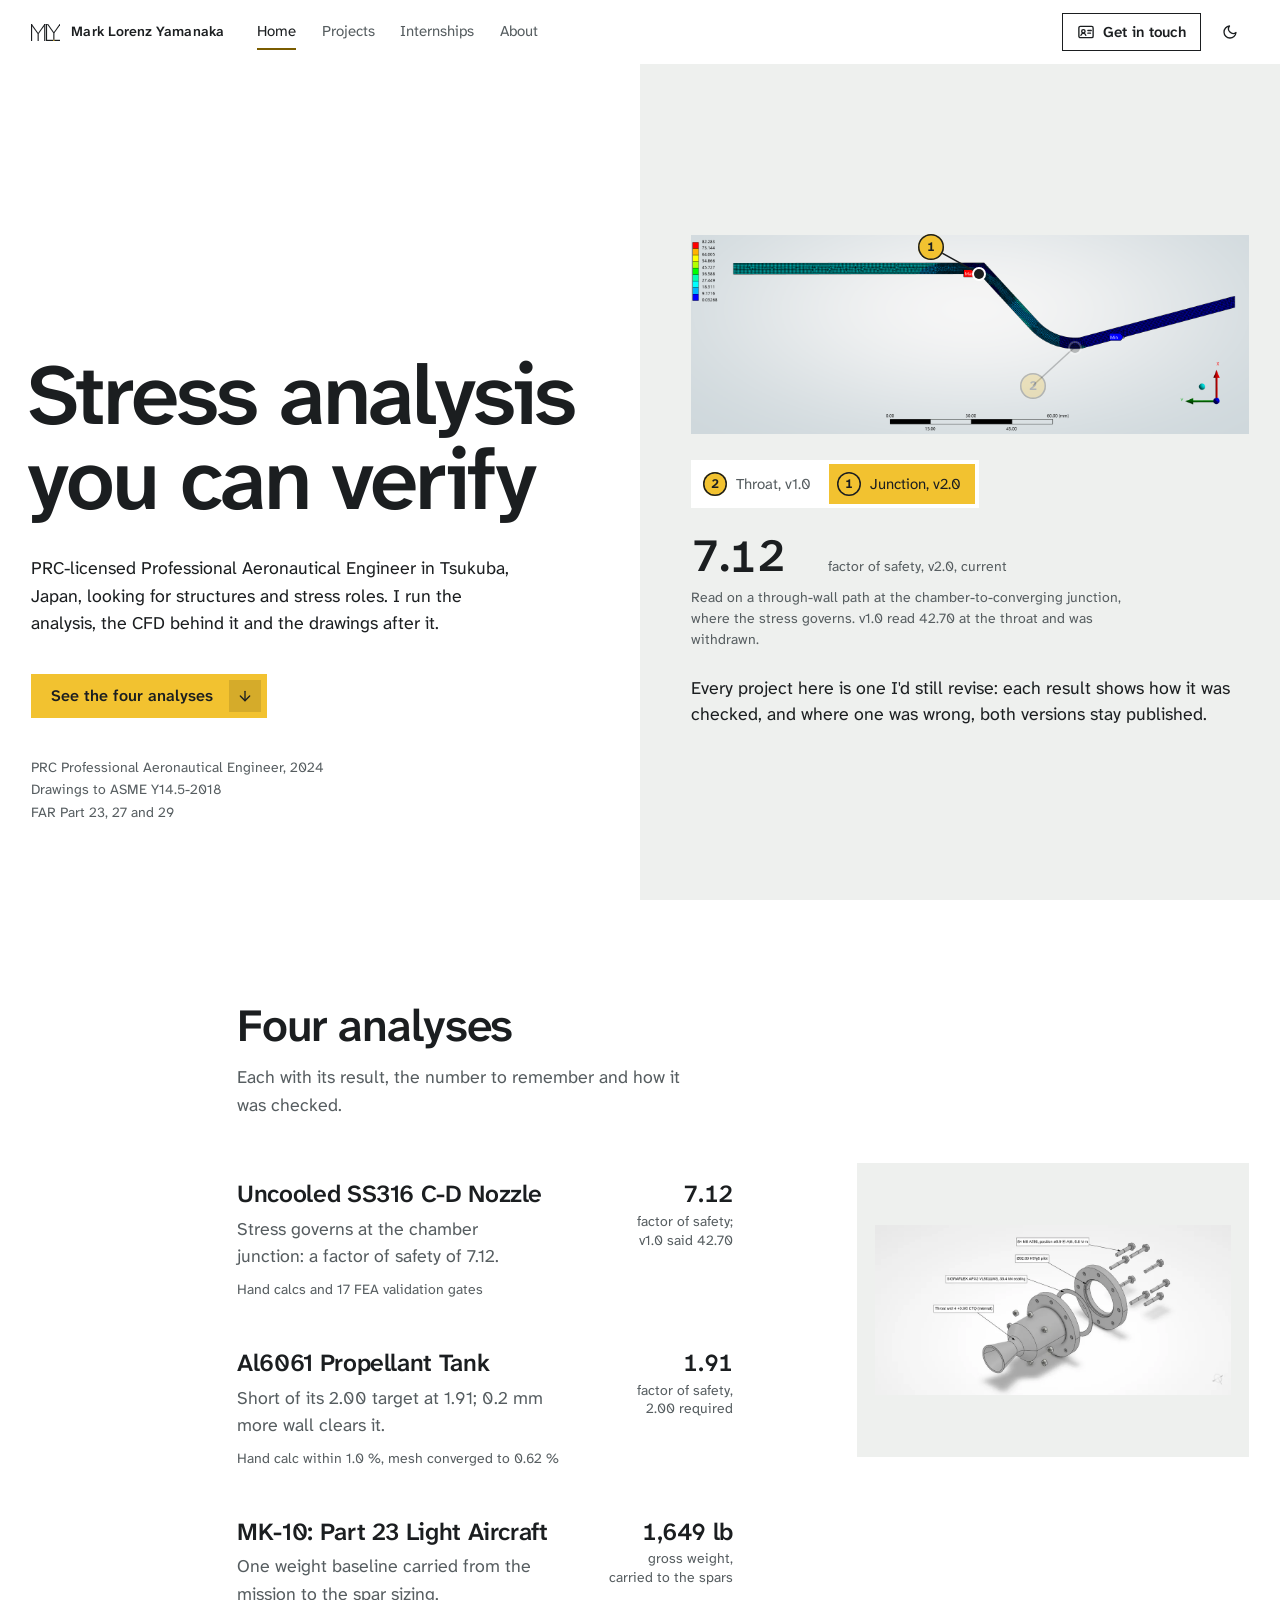
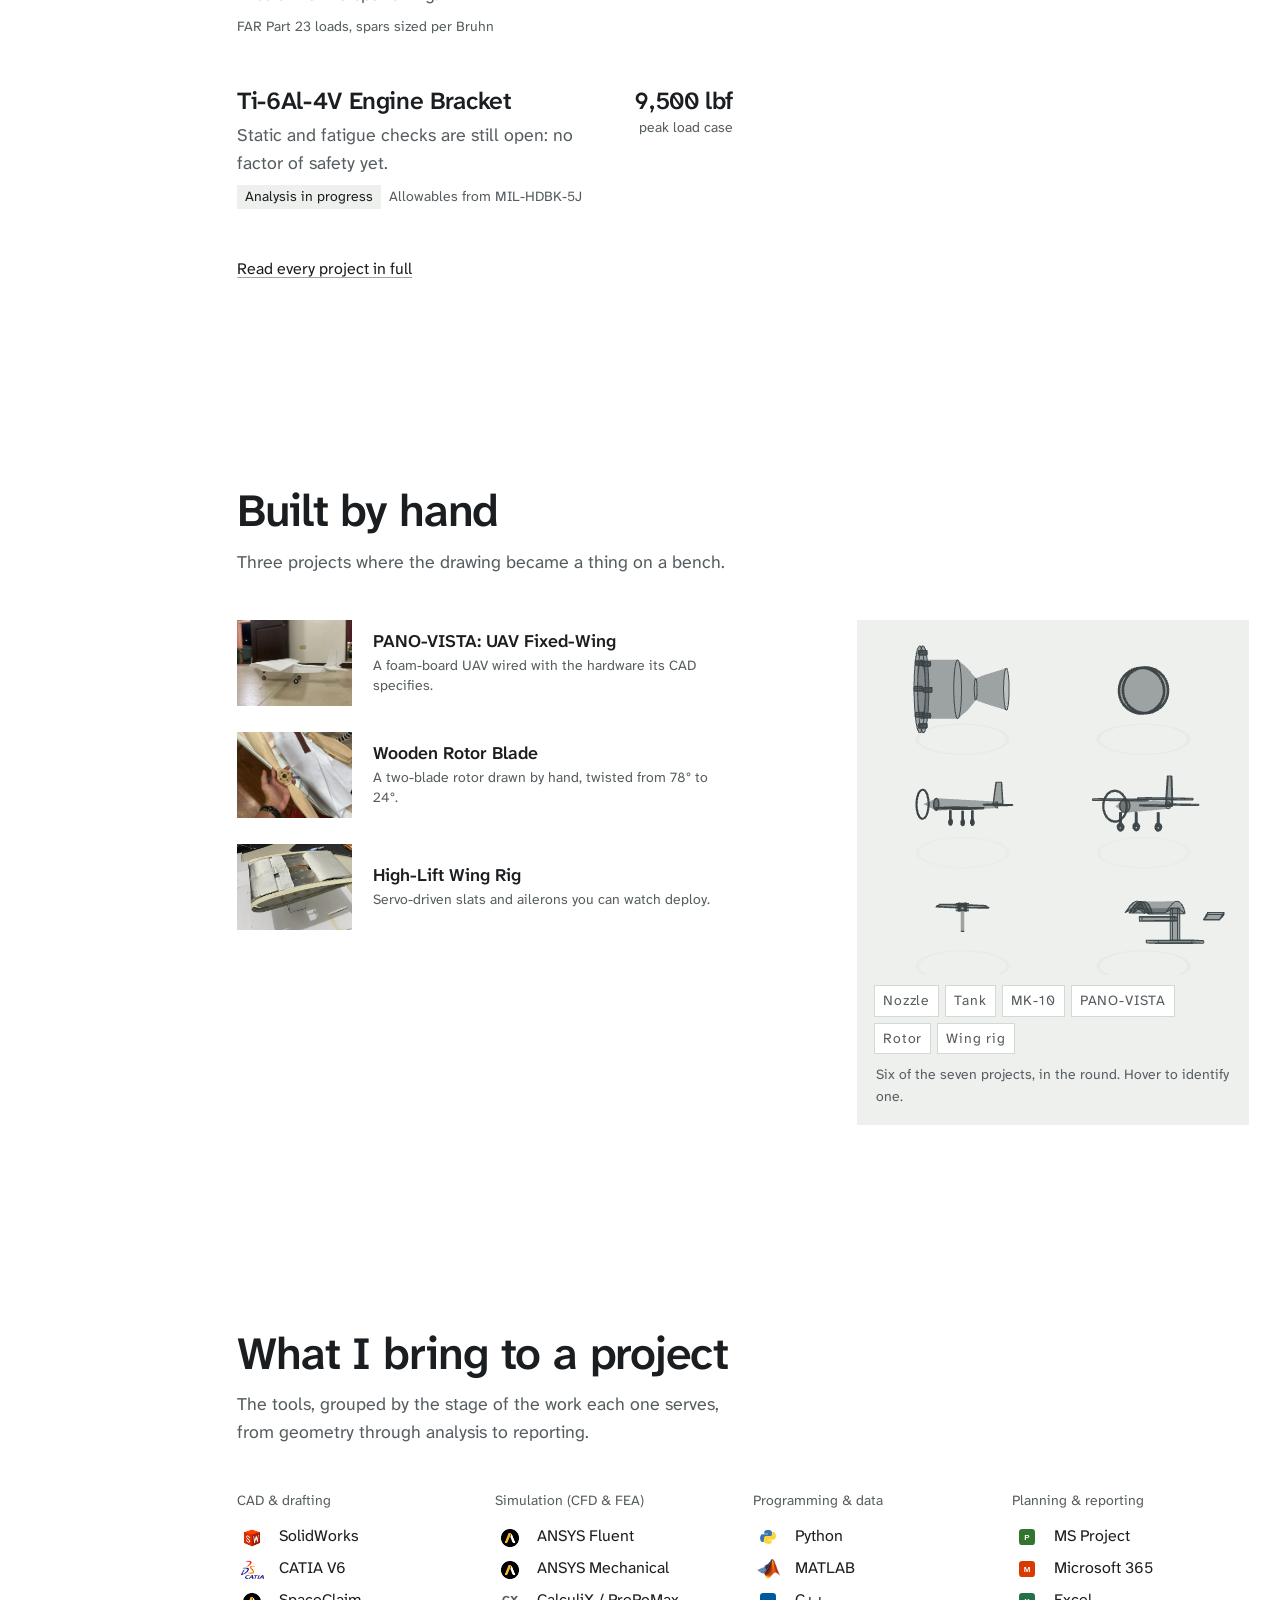
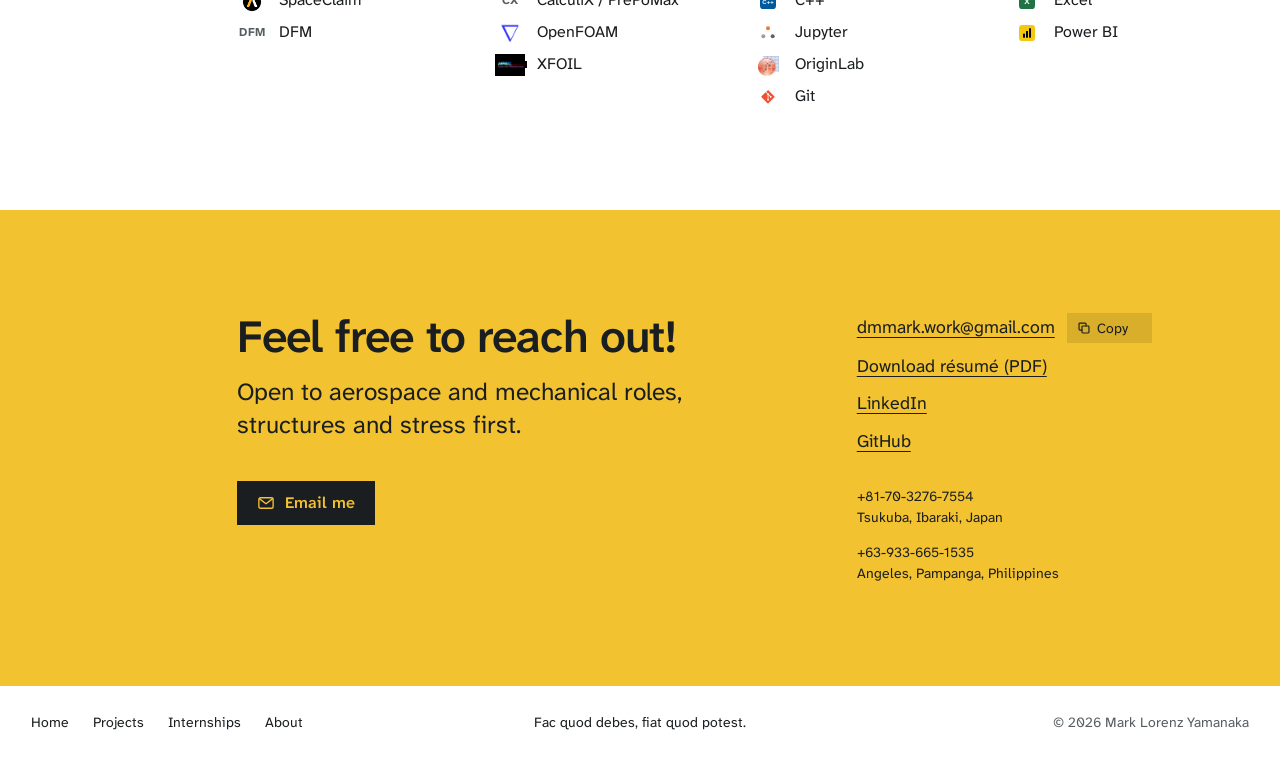
<file: project/portfolio-light.html>
<!DOCTYPE html>
<html lang="en">
<head>
<meta charset="utf-8">
<meta name="viewport" content="width=device-width, initial-scale=1">
<title>Mark Lorenz Yamanaka — Engineering Portfolio</title>
<meta name="description" content="Engineering portfolio of Mark Lorenz Yamanaka, a PRC-licensed Professional Aeronautical Engineer. Seven projects: four stress and CFD analyses, each with its result and how it was checked, and three things built by hand. Revisions are published alongside the results.">
<meta name="author" content="Mark Lorenz Yamanaka">
<!-- www, not the apex: mlyamanaka.com 308-redirects to www, and a scraper
     that does not follow redirects would never reach og-card.png. -->
<link rel="canonical" href="https://www.mlyamanaka.com/">

<meta property="og:type" content="website">
<meta property="og:site_name" content="Mark Lorenz Yamanaka">
<meta property="og:url" content="https://www.mlyamanaka.com/">
<meta property="og:title" content="Mark Lorenz Yamanaka — Engineering Portfolio">
<meta property="og:description" content="Seven projects: four stress and CFD analyses, each with its result and how it was checked, and three things built by hand. Revisions are published alongside the results.">
<meta property="og:image" content="https://www.mlyamanaka.com/og-card.png">
<meta property="og:image:width" content="1200">
<meta property="og:image:height" content="630">
<meta property="og:image:alt" content="Stress analysis you can verify. Mark Lorenz Yamanaka, PRC Professional Aeronautical Engineer, beside a von Mises stress plot of a nozzle wall read at the junction: factor of safety 7.12.">

<meta name="twitter:card" content="summary_large_image">
<meta name="twitter:title" content="Mark Lorenz Yamanaka — Engineering Portfolio">
<meta name="twitter:description" content="Seven projects: four stress and CFD analyses, each with its result and how it was checked, and three things built by hand. Revisions are published alongside the results.">
<meta name="twitter:image" content="https://www.mlyamanaka.com/og-card.png">

<!-- MLY grid monogram. favicon.svg is the bold small-size cut and follows the
     browser's light/dark scheme; the PNGs are fallbacks (Safari, iOS home screen).
     Relative paths, like the fonts: the Pages mirror serves under /portfolio/. -->
<link rel="icon" href="favicon.svg" type="image/svg+xml">
<link rel="icon" href="favicon-32.png" type="image/png" sizes="32x32">
<link rel="apple-touch-icon" href="apple-touch-icon.png">
<!-- Kept in sync by the head script below and by applyTheme(). A media-query
     pair would not work here: the theme defaults to light and is set by the
     toggle, so it has to track the resolved theme, not the OS preference. The values
     are --surface, not --bg: the browser chrome abuts the top bar, which
     paints --surface. --bg only starts below it. -->
<meta name="theme-color" id="theme-color" content="#FFFFFF">
<!-- Self-hosted type: Atkinson Hyperlegible Next (prose) and Mono (data).
     Relative paths, not /fonts/: the GitHub Pages mirror serves this page
     under /portfolio/, where a root-absolute URL would 404. The preload
     href must match the @font-face src exactly or the file downloads twice. -->
<link rel="preload" href="fonts/atkinson-next-latin-wght.woff2" as="font" type="font/woff2" crossorigin>
<link rel="stylesheet" href="site.css">
<!-- ─────────────────────────────────────────────────────────
     MOBILE OVERRIDES — deliberately a separate stylesheet.

     These rules have to outrank the desktop ones, and CSS breaks ties on
     source order. While they lived at the bottom of the main <style> that
     held, until the next rule was appended below them: an override written
     here is beaten by a same-specificity rule added later in the file, with
     no error and nothing to see. It happened once already while this block
     was being written — a 44px arrow silently rendered at 34px because the
     base rule came 400 lines later. A second stylesheet ends the race:
     anything appended to the main <style> is still above this one.

     Three more mobile traps this file cannot enforce on its own — run
     `node tools/check-mobile.mjs` after editing, which fails on all three:

       1. A `:hover` rule outside `@media (hover: hover) and (pointer: fine)`
          sticks after a tap. It left the six project cards frozen lifted.
       2. `mousemove` / `mouseenter` never fire on touch. Use `pointer*`
          unless the behaviour is a genuine mouse-only enhancement that
          already has a touch path.
       3. A fixed px width in an inline `style=` beats every media query
          here. There are ~150 inline styles in this file.
     ───────────────────────────────────────────────────────── -->
<link rel="stylesheet" href="site-mobile.css" id="mobile-overrides">
<script>(function(){
// Light is the default for every visit, whatever the OS setting. A dark
// choice made with the toggle lasts for this tab only (sessionStorage), so a
// reload or a hop to the résumé and back keeps it, but a new visit starts
// light. The old localStorage key is cleared so it cannot resurface.
document.documentElement.classList.add('has-js');
var t=null;
try{t=sessionStorage.getItem('theme');localStorage.removeItem('theme');}catch(e){}
var dark=(t==='dark');
if(dark)document.documentElement.dataset.theme='dark';
var m=document.getElementById('theme-color');
if(m)m.setAttribute('content',dark ? '#121517' : '#FFFFFF');
// Arm the scroll-reveal styles before first paint so nothing flashes in and
// back out, then withdraw them if initReveal() never signals ready.
document.documentElement.classList.add('js-reveal');
// The hero entrance plays on the first page of a visit only. Moving between
// the five pages is the most repeated action here, and replaying ~760ms of
// title motion on every hop made navigation feel slow.
try{if(sessionStorage.getItem('intro'))document.documentElement.classList.add('intro-seen');sessionStorage.setItem('intro','1');}catch(e){}
setTimeout(function(){
  if(!window.__revealReady)document.documentElement.classList.remove('js-reveal');
},3000);
})();</script>
</head>
<body>
<a class="skip" href="#main">Skip to the content</a>
<!-- The bar: wordmark, the four pages, one action. On a phone the pages
     (and on Projects, its chapters) open as a sheet from a "Menu" button
     that the script adds; without script they stay a row. -->
<nav class="bar" aria-label="Site">
  <div class="nav-inner">
    <a class="brand" href="portfolio-light.html" aria-label="Mark Lorenz Yamanaka, home"><svg viewBox="0 0 552 316" class="brand-mark" aria-hidden="true" focusable="false"><clipPath id="hdr-mly-clip"><rect x="0" y="0" width="552" height="316"/></clipPath><g fill="var(--ink)" clip-path="url(#hdr-mly-clip)"><rect x="0" y="0" width="21" height="316"/><rect x="245" y="0" width="21" height="316"/><rect x="122.5" y="182.5" width="21" height="133.5"/><rect x="278" y="0" width="21" height="316"/><rect x="278" y="293.5" width="274" height="22.5"/><rect x="414.5" y="168" width="21" height="125.5"/><polygon points="-27.83,-26.95 125.04,188.16 140.96,176.84 -11.91,-38.26"/><polygon points="277.57,-38.28 125.03,176.85 140.97,188.15 293.5,-26.98"/><polygon points="276.02,-27.12 417.01,173.61 432.99,162.39 292,-38.35"/><polygon points="558,-38.35 417.01,162.39 432.99,173.61 573.98,-27.12"/></g><rect x="414.5" y="293.5" width="21" height="22.5" fill="var(--accent)"/></svg><span>Mark Lorenz Yamanaka</span></a>
    <div class="nav-scroll" id="nav-scroll">
    <a href="portfolio-light.html" class="nav-link nav-page" aria-current="page">Home<span class="nav-mark" aria-hidden="true"></span></a>
    <a href="projects" class="nav-link nav-page">Projects</a>
    <a href="internships" class="nav-link nav-page">Internships</a>
    <a href="about" class="nav-link nav-page">About</a>
    </div>
    <div class="nav-actions">
    <a href="#contact" class="nav-cta btn btn-ghost"><svg class="icon-contact" viewBox="0 0 24 24" fill="none" stroke="currentColor" stroke-width="1.8" stroke-linecap="round" stroke-linejoin="round" aria-hidden="true"><rect x="2.5" y="4.5" width="19" height="15" rx="2"/><circle cx="8.5" cy="11" r="2.25"/><path d="M5.25 16.5c.55-1.7 1.8-2.6 3.25-2.6s2.7.9 3.25 2.6"/><path d="M14.5 10h4.5M14.5 13.5h3.5"/></svg><span class="cta-long">Get in touch</span><span class="cta-short">Contact</span></a>
    <button id="theme-toggle" class="theme-toggle" aria-label="Toggle dark mode">
      <svg class="icon-moon" width="16" height="16" viewBox="0 0 24 24" fill="none" stroke="currentColor" stroke-width="2" stroke-linecap="round" stroke-linejoin="round" aria-hidden="true"><path d="M21 12.79A9 9 0 1 1 11.21 3 7 7 0 0 0 21 12.79z"/></svg>
      <svg class="icon-sun" width="16" height="16" viewBox="0 0 24 24" fill="none" stroke="currentColor" stroke-width="2" stroke-linecap="round" stroke-linejoin="round" aria-hidden="true"><circle cx="12" cy="12" r="4"/><path d="M12 2v2M12 20v2M4.93 4.93l1.41 1.41M17.66 17.66l1.41 1.41M2 12h2M20 12h2M6.34 17.66l-1.41 1.41M19.07 4.93l-1.41 1.41"/></svg>
    </button>
    </div>
  </div>
</nav>

<main id="main">
<!-- Printed only: who this is and how to reach him, at the top of the
     first page of a printout or a saved PDF. -->
<p class="print-head">Mark Lorenz Yamanaka, PRC Professional Aeronautical Engineer. dmmark.work@gmail.com, www.mlyamanaka.com</p>
<!-- Answer first. The left half says who this is and what he does; the
     right half is the strongest single piece of evidence on the site, and
     the switch under it moves the reading from where v1.0 read it to where
     the stress governs. -->
<section class="hero" aria-labelledby="hero-title">
  <div class="hero-copy">
    <h1 id="hero-title" class="hero-title"><span class="line"><span>Stress analysis</span></span> <span class="line"><span>you can verify</span></span></h1>
    <p class="hero-lede">PRC-licensed Professional Aeronautical Engineer in Tsukuba, Japan, looking for structures and stress roles. I run the analysis, the CFD behind it and the drawings after it.</p>
    <div class="hero-actions"><a href="#work" class="btn btn-primary btn-well">See the four analyses<span class="well" aria-hidden="true"><svg class="icon-down" viewBox="0 0 24 24" fill="none" stroke="currentColor" stroke-width="2" stroke-linecap="round" stroke-linejoin="round"><path d="M12 5v14"/><path d="m19 12-7 7-7-7"/></svg></span></a></div>
    <p class="hero-creds">PRC Professional Aeronautical Engineer, 2024<br>Drawings to ASME Y14.5-2018<br>FAR Part 23, 27 and 29</p>
  </div>
  <figure class="hero-rig" data-rev="v2.0" data-ui aria-labelledby="rig-cap">
    <a href="projects#p-nozzle" class="callout-fig rig-fig" data-callouts="p-nozzle" aria-label="Uncooled SS316 C-D nozzle: go to the project"><img src="fea/mesh3/von-mises-global.png" width="1632" height="582" alt="von Mises stress in the nozzle wall, mesh J3, with the chamber junction and the throat marked" decoding="async" fetchpriority="high"></a>
    <div class="rig-switch" role="group" aria-label="Where the factor of safety is read">
      <button type="button" data-rev="v1.0" aria-pressed="false"><span class="callout-balloon" aria-hidden="true">2</span>Throat, v1.0</button>
      <button type="button" data-rev="v2.0" aria-pressed="true"><span class="callout-balloon" aria-hidden="true">1</span>Junction, v2.0</button>
    </div>
    <div class="rig-read" aria-live="polite">
      <p class="rig-readout"><span class="rig-num" id="rig-num">7.12</span><span class="rig-unit" id="rig-unit">factor of safety, v2.0, current</span></p>
      <p class="rig-note" id="rig-note">Read on a through-wall path at the chamber-to-converging junction, where the stress governs. v1.0 read 42.70 at the throat and was withdrawn.</p>
    </div>
    <figcaption class="rig-cap" id="rig-cap">Every project here is one I'd still revise: each result shows how it was checked, and where one was wrong, both versions stay published.</figcaption>
  </figure>
</section>

<!-- Four analyses as a ledger, filled by buildProjectGrid(): the result on
     the left, the number on the right, the check under it. The frame beside
     the column shows the row you are on. -->
<section id="work" class="sec section-reveal" data-section="work" aria-labelledby="work-title">
  <div class="wrap grid12">
    <header class="sec-head col-read rv"><h2 id="work-title" class="sec-title">Four analyses</h2><p class="sec-lede">Each with its result, the number to remember and how it was checked.</p></header>
    <div class="col-read rv" style="--rv:1">
      <ul class="ledger" id="project-grid-container"></ul>
      <p class="ledger-more"><a href="projects" class="text-link">Read every project in full</a></p>
    </div>
    <div class="ledger-preview col-side rv" style="--rv:2" aria-hidden="true"><div class="ledger-frame" id="ledger-frame"></div></div>
  </div>
</section>

<section id="built-home" class="sec section-reveal" aria-labelledby="built-title">
  <div class="wrap grid12">
    <header class="sec-head col-read rv"><h2 id="built-title" class="sec-title">Built by hand</h2><p class="sec-lede">Three projects where the drawing became a thing on a bench.</p></header>
    <ul id="built-list" class="built-list col-read rv" style="--rv:1"></ul>
    <figure class="holo col-side rv" style="--rv:2" data-ui>
      <holo-bay height="340px" subject-scale="1.6"><div class="holo-fallback">
          <span>The interactive view did not load. The six projects it shows:</span>
          <span class="holo-fallback-list"><span>Nozzle</span><span>Tank</span><span>MK-10</span><span>PANO-VISTA</span><span>Rotor</span><span>Wing rig</span></span>
        </div></holo-bay>
      <figcaption>Six of the seven projects, in the round. <span class="hover-only">Hover to identify one.</span><span class="touch-only">Drag to identify one.</span></figcaption>
    </figure>
  </div>
</section>

<section id="tools" class="sec section-reveal" data-section="tools" aria-labelledby="tools-title">
  <div class="wrap grid12">
    <header class="sec-head col-read rv"><h2 id="tools-title" class="sec-title">What I bring to a project</h2><p class="sec-lede">The tools, grouped by the stage of the work each one serves, from geometry through analysis to reporting.</p></header>
    <div class="tools-cols col-wide rv" style="--rv:1" id="software-list"></div>
  </div>
</section>

<!-- The close: every page ends on the yellow, the one place the accent
     floods, with the one action and the ways to reach him. -->
<section id="contact" class="band" data-section="contact" aria-labelledby="contact-title">
  <div class="wrap grid12">
    <div class="col-read">
      <h2 id="contact-title" class="band-title">Feel free to reach out!</h2>
      <p class="band-text">Open to aerospace and mechanical roles, structures and stress first.</p>
      <div class="band-actions">
        <a href="mailto:dmmark.work@gmail.com" class="btn btn-ink"><svg class="icon-mail" viewBox="0 0 24 24" fill="none" stroke="currentColor" stroke-width="1.8" stroke-linecap="round" stroke-linejoin="round" aria-hidden="true"><rect x="2.5" y="5" width="19" height="14" rx="2"/><path d="m3.5 6.5 8.5 6.5 8.5-6.5"/></svg>Email me</a>
      </div>
    </div>
    <div class="band-side col-side">
      <ul class="band-links">
        <li class="band-mail"><a href="mailto:dmmark.work@gmail.com">dmmark.work@gmail.com</a><button type="button" class="copy-btn" data-copy="dmmark.work@gmail.com" aria-label="Copy the email address" hidden><span class="copy-idle"><svg viewBox="0 0 24 24" fill="none" stroke="currentColor" stroke-width="2" stroke-linecap="round" stroke-linejoin="round" aria-hidden="true"><rect x="8.5" y="8.5" width="12" height="12" rx="1.5"/><path d="M15.5 8.5V5a1.5 1.5 0 0 0-1.5-1.5H5A1.5 1.5 0 0 0 3.5 5v9A1.5 1.5 0 0 0 5 15.5h3.5"/></svg>Copy</span><span class="copy-done" aria-hidden="true"><svg viewBox="0 0 24 24" fill="none" stroke="currentColor" stroke-width="2.4" stroke-linecap="round" stroke-linejoin="round" aria-hidden="true"><path d="m4.5 12.5 5 5 10-11"/></svg>Copied</span></button></li>
        <li><a href="uploads/Mark-Yamanaka-Resume.pdf" download="Mark-Lorenz-Yamanaka-Resume.pdf" target="_blank" rel="noopener">Download résumé (PDF)</a></li>
        <li><a href="https://www.linkedin.com/in/mark-lorenz-yamanaka-6161a3210/" target="_blank" rel="noopener">LinkedIn</a></li>
        <li><a href="https://github.com/dmmarkwork-cloud/aeronautics" target="_blank" rel="noopener">GitHub</a></li>
      </ul>
      <div class="band-bases">
        <p><span>+81-70-3276-7554</span><span>Tsukuba, Ibaraki, Japan</span></p>
        <p><span>+63-933-665-1535</span><span>Angeles, Pampanga, Philippines</span></p>
      </div>
    </div>
  </div>
</section>
</main>

<footer class="site-foot">
  <div class="wrap foot-line">
    <span class="foot-links"><a href="portfolio-light.html">Home</a><a href="projects">Projects</a><a href="internships">Internships</a><a href="about">About</a></span>
    <p class="foot-quote" lang="la">Fac quod debes, fiat quod potest.</p>
    <span class="foot-copy">© 2026 Mark Lorenz Yamanaka</span>
  </div>
</footer>

<!-- Lightbox: always in the DOM, opened with the .open class -->
<div id="lightbox" onclick="lbBackdrop(event)" role="dialog" aria-modal="true" aria-label="Enlarged figure" tabindex="-1" inert>
  <div id="lightbox-inner">
    <button type="button" id="lb-close" class="lb-close" aria-label="Close">
      <svg width="18" height="18" viewBox="0 0 24 24" fill="none" stroke="currentColor" stroke-width="2.2" stroke-linecap="round" aria-hidden="true"><path d="M18 6 6 18M6 6l12 12"/></svg>
    </button>
    <button type="button" id="lb-prev" class="lb-step lb-step-prev" aria-label="Previous figure">
      <svg width="18" height="18" viewBox="0 0 24 24" fill="none" stroke="currentColor" stroke-width="2.4" stroke-linecap="round" stroke-linejoin="round" aria-hidden="true"><path d="M15 18l-6-6 6-6"/></svg>
    </button>
    <button type="button" id="lb-next" class="lb-step lb-step-next" aria-label="Next figure">
      <svg width="18" height="18" viewBox="0 0 24 24" fill="none" stroke="currentColor" stroke-width="2.4" stroke-linecap="round" stroke-linejoin="round" aria-hidden="true"><path d="M9 18l6-6-6-6"/></svg>
    </button>
    <div id="lightbox-media"></div>
    <div class="lb-caption-row">
      <span id="lightbox-caption"></span>
      <span id="lb-count"></span>
    </div>
  </div>
</div>

<script>
/* holo-bay reads plain attributes, not CSS custom properties, so its colours
   are the palette's values written out by hand. Keep them in step with the
   tokens in site.css (ink, surface, accent-deep). */
const HOLO_ATTRS = {
  light: { line:'#3A4245', fill:'#F6E6B4', ring:'#D5D9D5', hover:'#7A5C00',
           'legend-fg':'#565D60', 'legend-bg':'#FFFFFF', 'legend-border':'#D5D9D5',
           'legend-active':'#1B1E20', 'legend-active-border':'#7A5C00' },
  dark:  { line:'#C9CFCC', fill:'#3A321A', ring:'#2E3437', hover:'#F0CF5E',
           'legend-fg':'#9EA6A8', 'legend-bg':'#121517', 'legend-border':'#2E3437',
           'legend-active':'#E7EAE8', 'legend-active-border':'#F0CF5E' }
};
(function(){
  const bay = document.querySelector('holo-bay');
  if (!bay) return;
  const attrs = document.documentElement.dataset.theme === 'dark' ? HOLO_ATTRS.dark : HOLO_ATTRS.light;
  Object.entries(attrs).forEach(([k,v]) => bay.setAttribute(k, v));
})();
</script>
<script src="./holo-bay.js"></script>
<script src="site.js"></script>
</body>
</html>
</file>
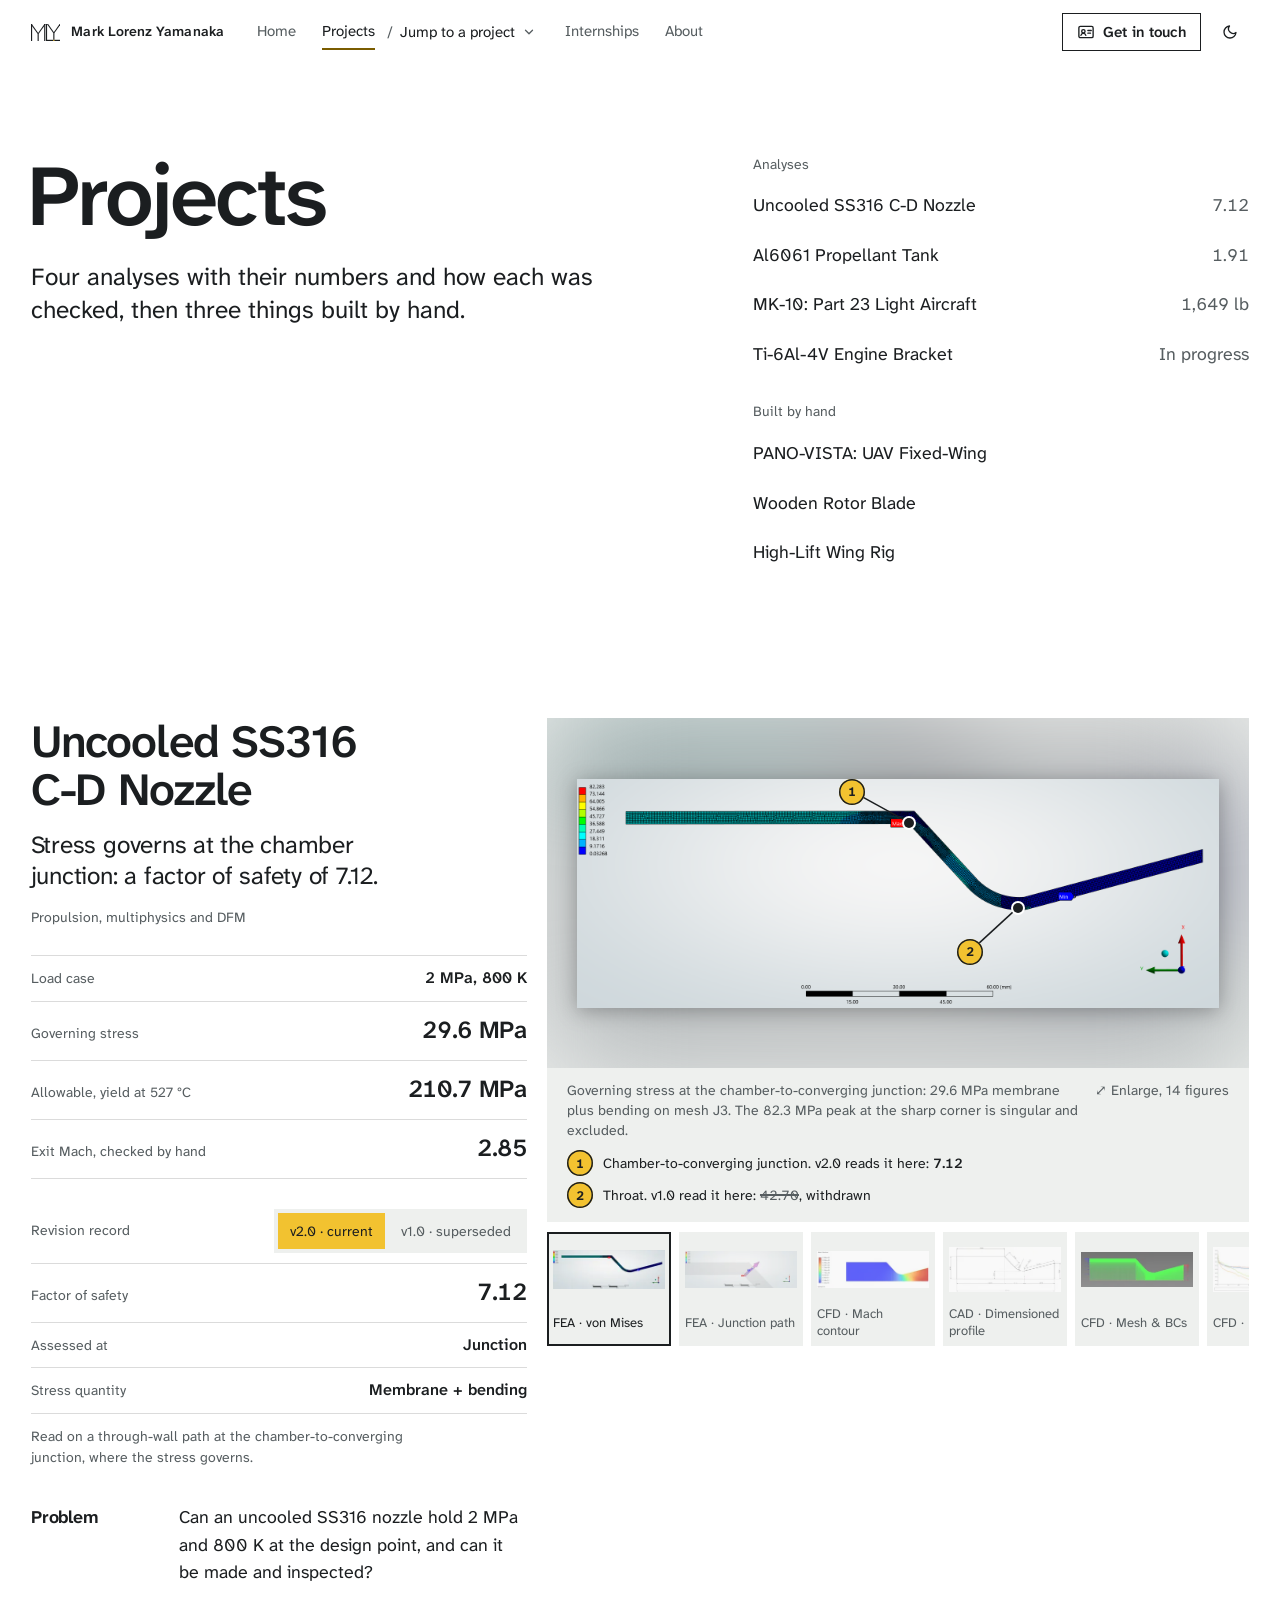
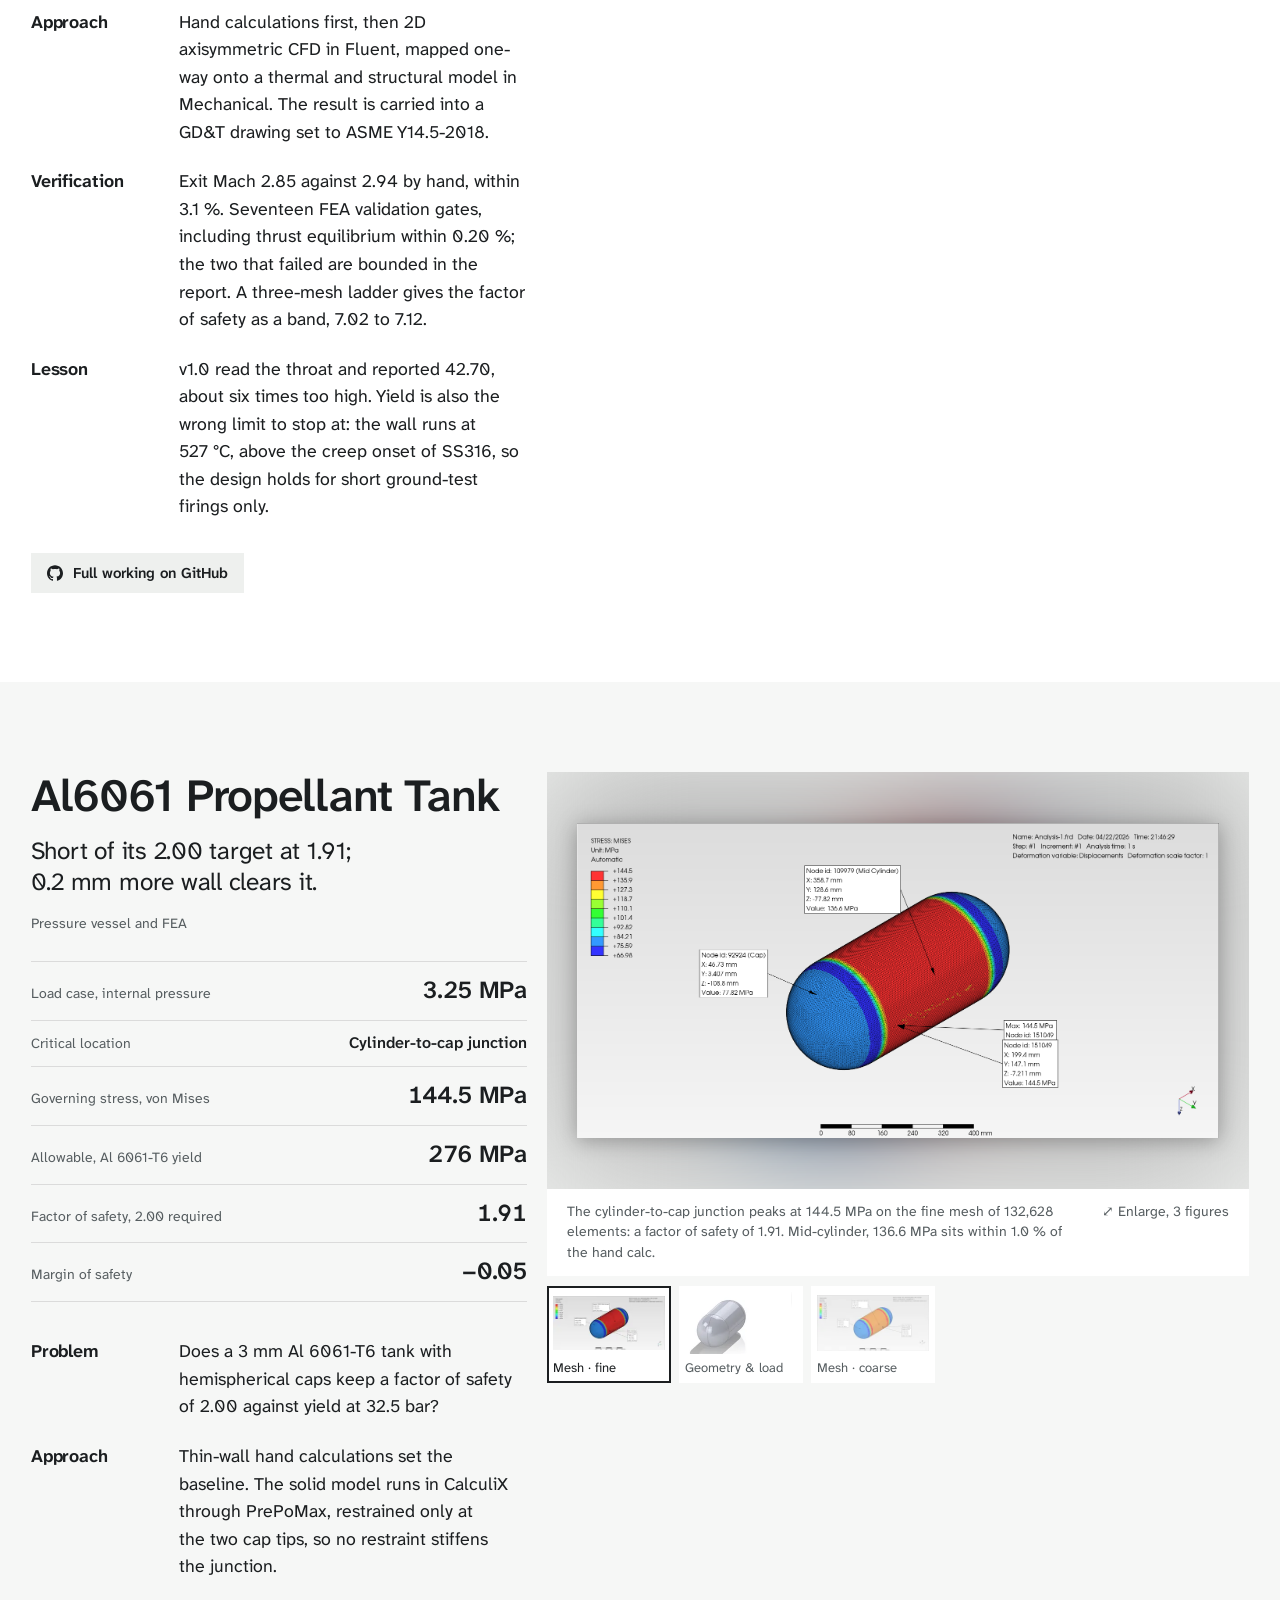
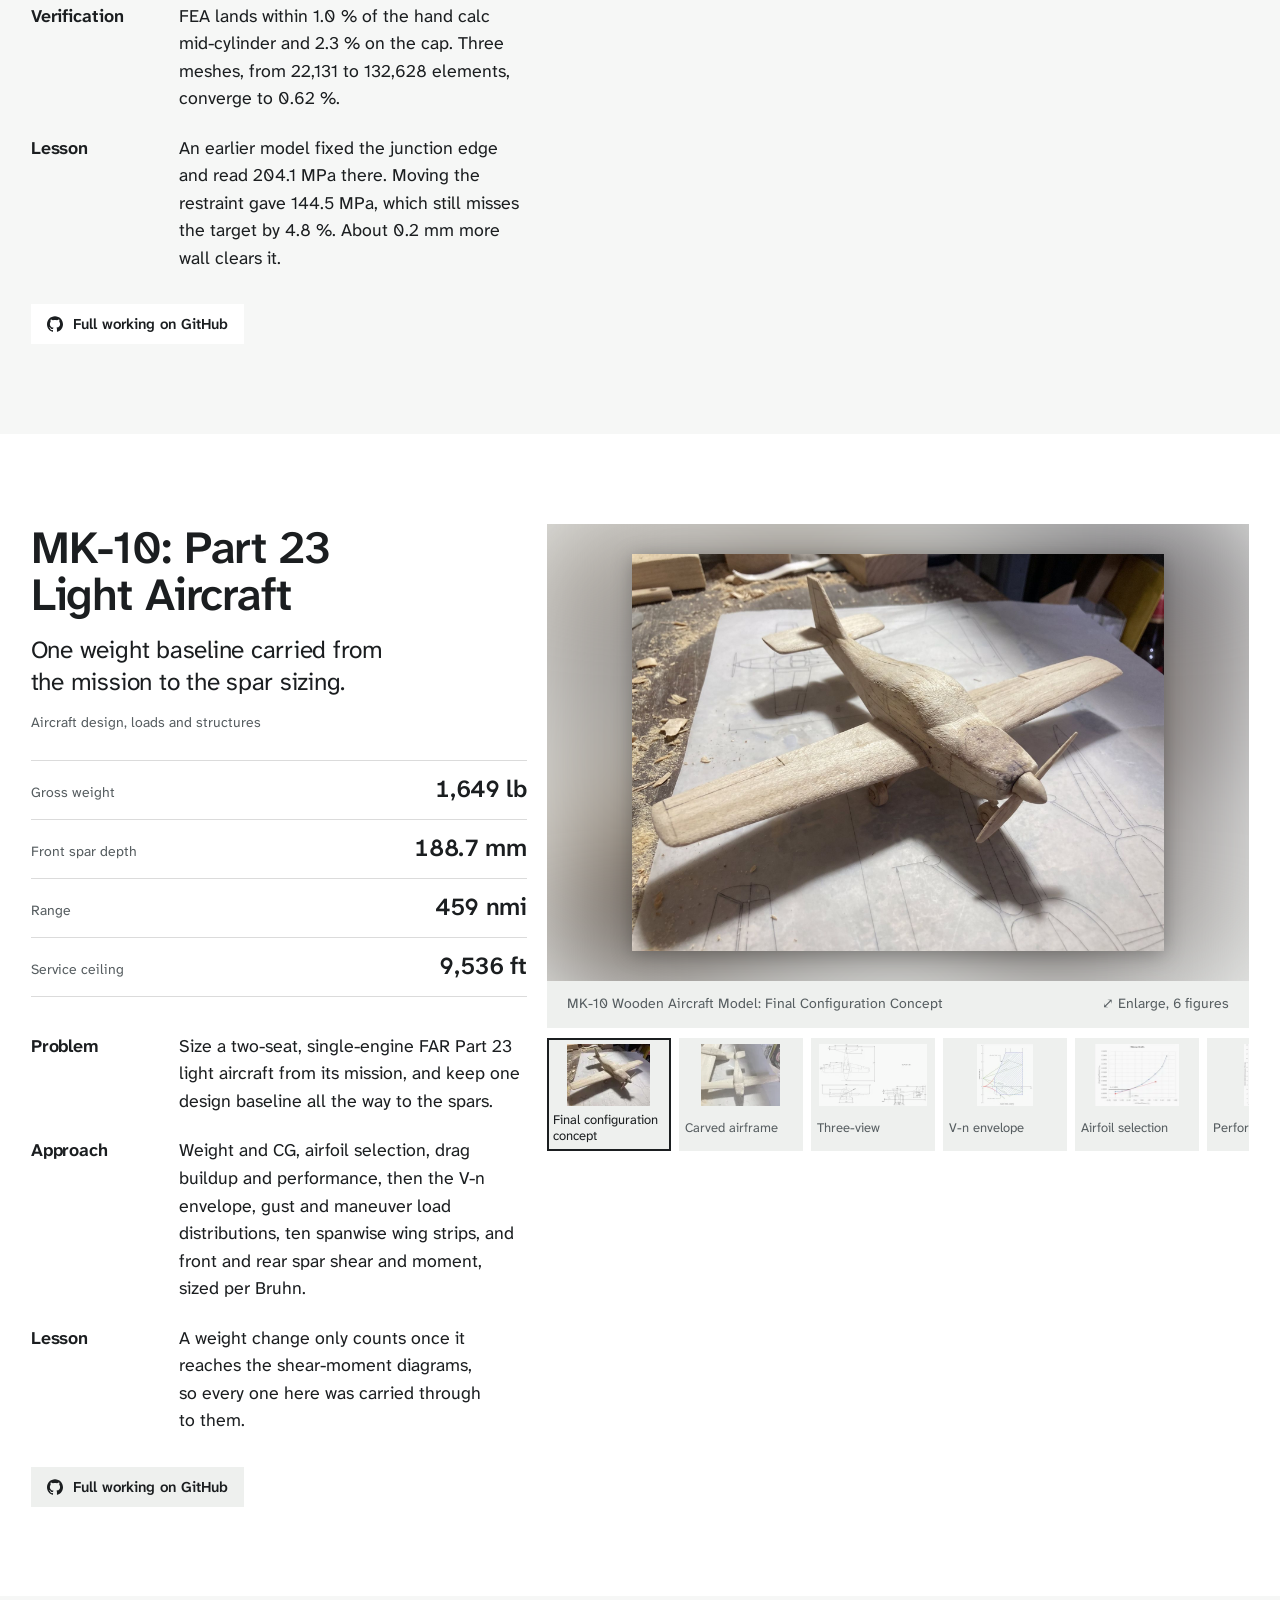
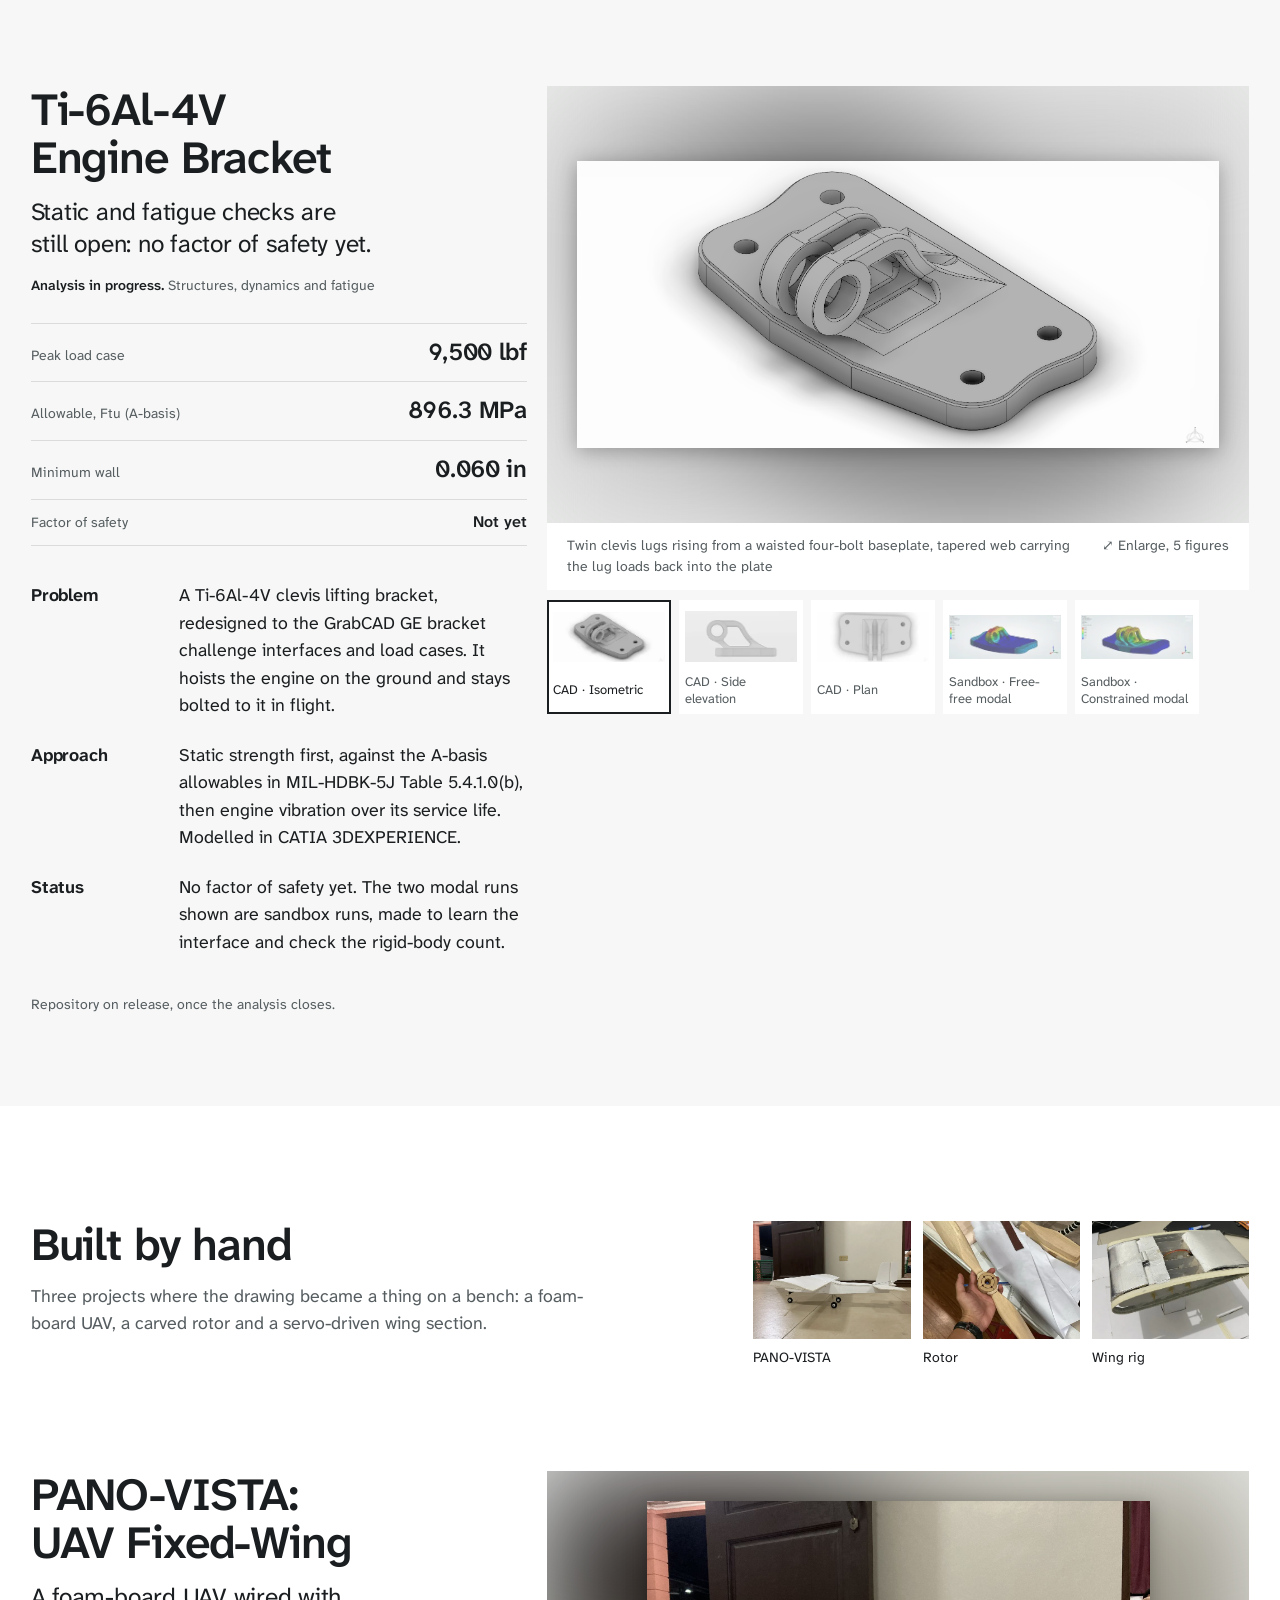
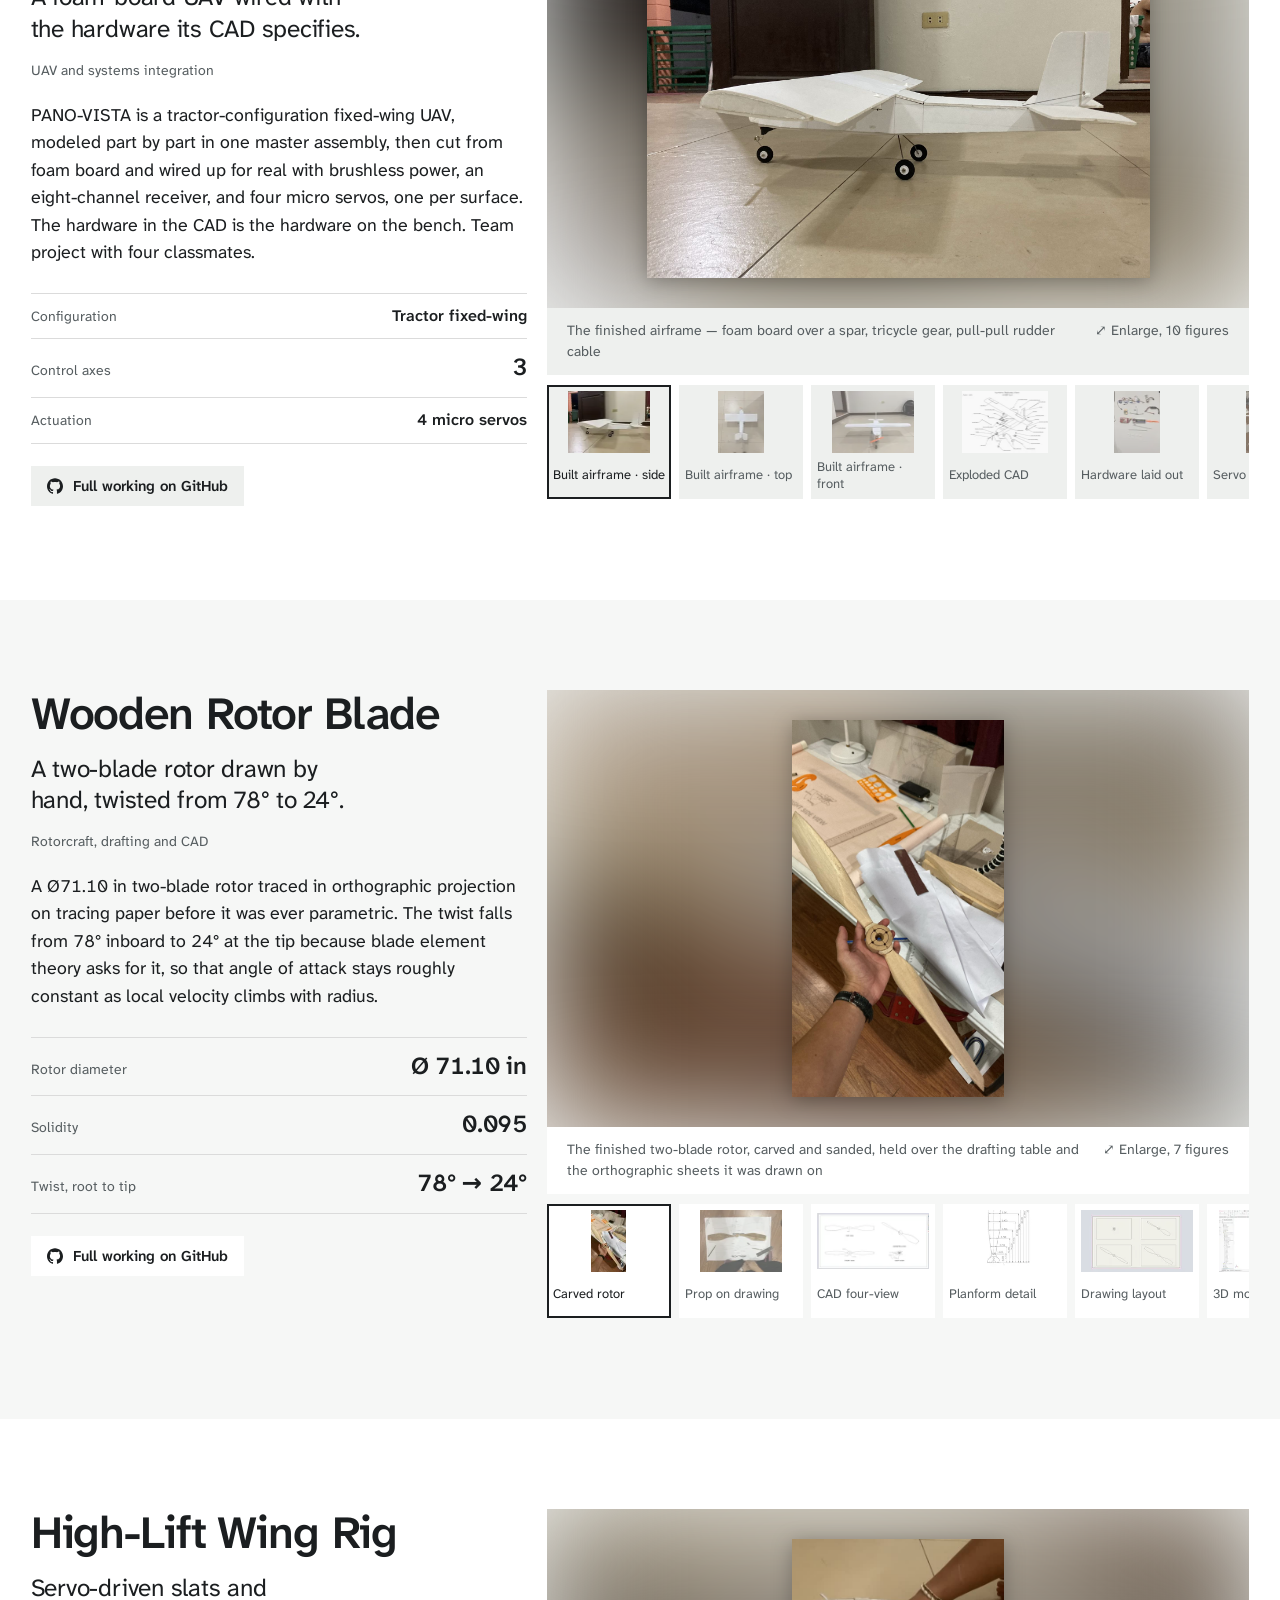
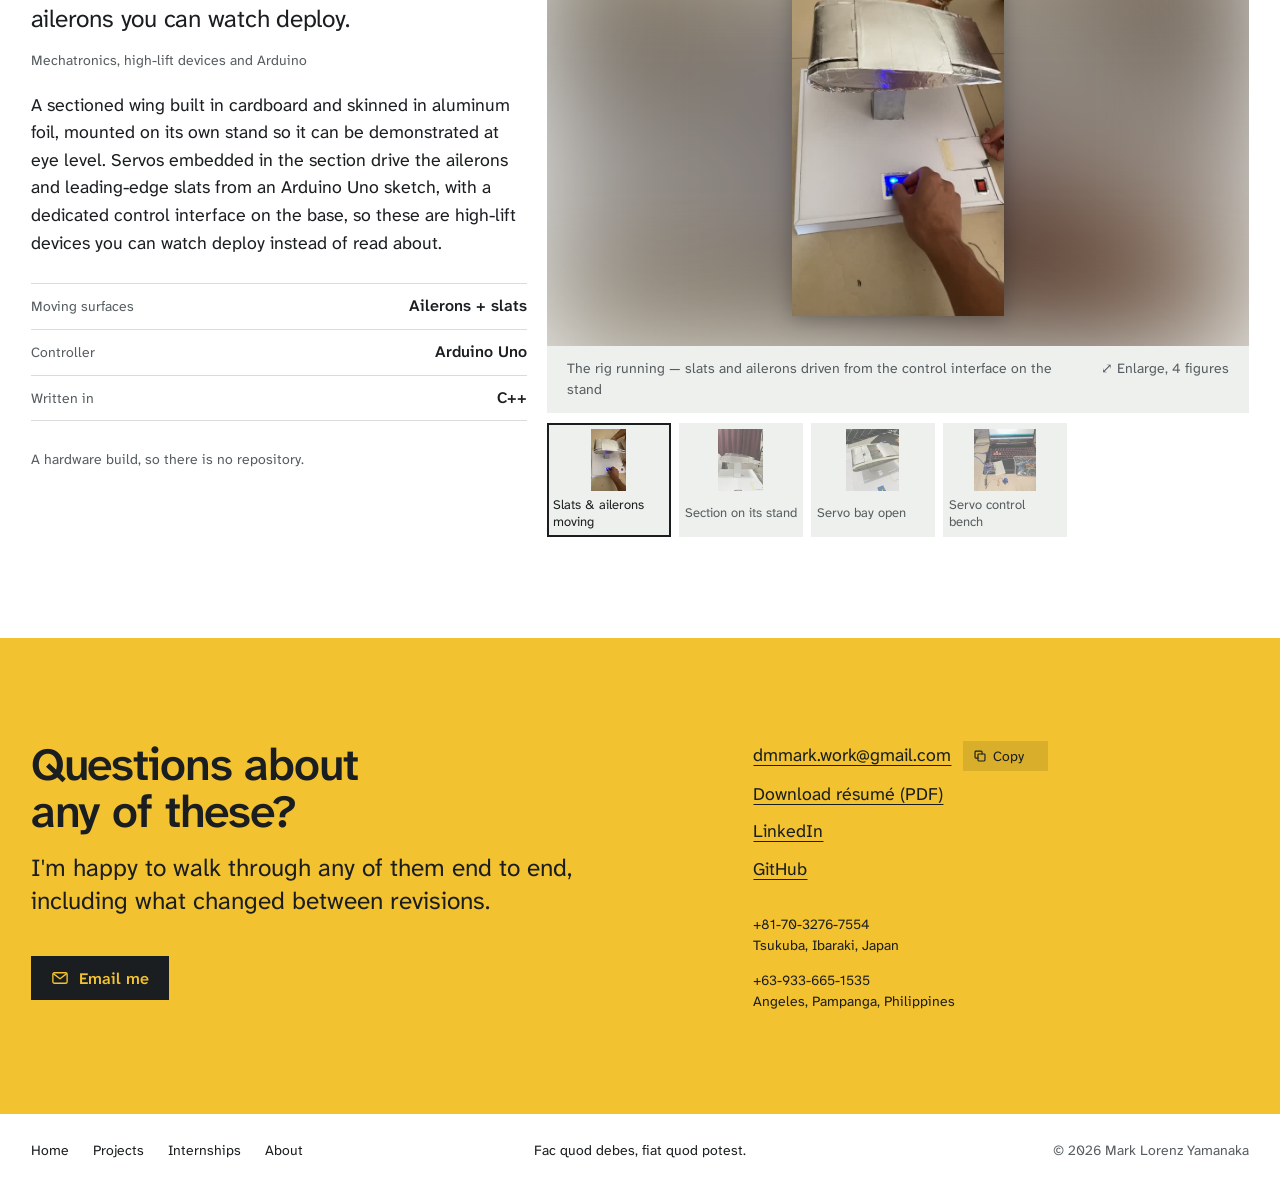
<file: project/projects.html>
<!DOCTYPE html>
<html lang="en">
<head>
<meta charset="utf-8">
<meta name="viewport" content="width=device-width, initial-scale=1">
<title>Projects — Mark Lorenz Yamanaka</title>
<meta name="description" content="Four stress and CFD analyses by Mark Lorenz Yamanaka, PRC-licensed Professional Aeronautical Engineer, each with its result and how it was checked, and three things built by hand.">
<meta name="author" content="Mark Lorenz Yamanaka">
<!-- www, not the apex: mlyamanaka.com 308-redirects to www, and a scraper
     that does not follow redirects would never reach og-card.png. -->
<link rel="canonical" href="https://www.mlyamanaka.com/projects">

<meta property="og:type" content="website">
<meta property="og:site_name" content="Mark Lorenz Yamanaka">
<meta property="og:url" content="https://www.mlyamanaka.com/projects">
<meta property="og:title" content="Projects — Mark Lorenz Yamanaka">
<meta property="og:description" content="Four stress and CFD analyses by Mark Lorenz Yamanaka, PRC-licensed Professional Aeronautical Engineer, each with its result and how it was checked, and three things built by hand.">
<meta property="og:image" content="https://www.mlyamanaka.com/og-card.png">
<meta property="og:image:width" content="1200">
<meta property="og:image:height" content="630">
<meta property="og:image:alt" content="Stress analysis you can verify. Mark Lorenz Yamanaka, PRC Professional Aeronautical Engineer, beside a von Mises stress plot of a nozzle wall read at the junction: factor of safety 7.12.">

<meta name="twitter:card" content="summary_large_image">
<meta name="twitter:title" content="Projects — Mark Lorenz Yamanaka">
<meta name="twitter:description" content="Four stress and CFD analyses by Mark Lorenz Yamanaka, PRC-licensed Professional Aeronautical Engineer, each with its result and how it was checked, and three things built by hand.">
<meta name="twitter:image" content="https://www.mlyamanaka.com/og-card.png">

<!-- MLY grid monogram. favicon.svg is the bold small-size cut and follows the
     browser's light/dark scheme; the PNGs are fallbacks (Safari, iOS home screen).
     Relative paths, like the fonts: the Pages mirror serves under /portfolio/. -->
<link rel="icon" href="favicon.svg" type="image/svg+xml">
<link rel="icon" href="favicon-32.png" type="image/png" sizes="32x32">
<link rel="apple-touch-icon" href="apple-touch-icon.png">
<!-- Kept in sync by the head script below and by applyTheme(). A media-query
     pair would not work here: the theme defaults to light and is set by the
     toggle, so it has to track the resolved theme, not the OS preference. The values
     are --surface, not --bg: the browser chrome abuts the top bar, which
     paints --surface. --bg only starts below it. -->
<meta name="theme-color" id="theme-color" content="#FFFFFF">
<!-- Self-hosted type: Atkinson Hyperlegible Next (prose) and Mono (data).
     Relative paths, not /fonts/: the GitHub Pages mirror serves this page
     under /portfolio/, where a root-absolute URL would 404. The preload
     href must match the @font-face src exactly or the file downloads twice. -->
<link rel="preload" href="fonts/atkinson-next-latin-wght.woff2" as="font" type="font/woff2" crossorigin>
<link rel="stylesheet" href="site.css">
<!-- ─────────────────────────────────────────────────────────
     MOBILE OVERRIDES — deliberately a separate stylesheet.

     These rules have to outrank the desktop ones, and CSS breaks ties on
     source order. While they lived at the bottom of the main <style> that
     held, until the next rule was appended below them: an override written
     here is beaten by a same-specificity rule added later in the file, with
     no error and nothing to see. It happened once already while this block
     was being written — a 44px arrow silently rendered at 34px because the
     base rule came 400 lines later. A second stylesheet ends the race:
     anything appended to the main <style> is still above this one.

     Three more mobile traps this file cannot enforce on its own — run
     `node tools/check-mobile.mjs` after editing, which fails on all three:

       1. A `:hover` rule outside `@media (hover: hover) and (pointer: fine)`
          sticks after a tap. It left the six project cards frozen lifted.
       2. `mousemove` / `mouseenter` never fire on touch. Use `pointer*`
          unless the behaviour is a genuine mouse-only enhancement that
          already has a touch path.
       3. A fixed px width in an inline `style=` beats every media query
          here. There are ~150 inline styles in this file.
     ───────────────────────────────────────────────────────── -->
<link rel="stylesheet" href="site-mobile.css" id="mobile-overrides">
<!-- Hold the first paint until the band after the chapters has been read
     in. The script just before it builds the chapters (and lands on a
     #chapter address) as the page loads, so the page appears whole; without
     this it showed the band in the first screen, then pushed it away. -->
<link rel="expect" href="#contact" blocking="render">
<script>(function(){
// Light is the default for every visit, whatever the OS setting. A dark
// choice made with the toggle lasts for this tab only (sessionStorage), so a
// reload or a hop to the résumé and back keeps it, but a new visit starts
// light. The old localStorage key is cleared so it cannot resurface.
document.documentElement.classList.add('has-js');
var t=null;
try{t=sessionStorage.getItem('theme');localStorage.removeItem('theme');}catch(e){}
var dark=(t==='dark');
if(dark)document.documentElement.dataset.theme='dark';
var m=document.getElementById('theme-color');
if(m)m.setAttribute('content',dark ? '#121517' : '#FFFFFF');
// Arm the scroll-reveal styles before first paint so nothing flashes in and
// back out, then withdraw them if initReveal() never signals ready.
document.documentElement.classList.add('js-reveal');
// The hero entrance plays on the first page of a visit only. Moving between
// the five pages is the most repeated action here, and replaying ~760ms of
// title motion on every hop made navigation feel slow.
try{if(sessionStorage.getItem('intro'))document.documentElement.classList.add('intro-seen');sessionStorage.setItem('intro','1');}catch(e){}
setTimeout(function(){
  if(!window.__revealReady)document.documentElement.classList.remove('js-reveal');
},3000);
})();</script>
</head>
<body>
<a class="skip" href="#main">Skip to the content</a>
<!-- The bar: wordmark, the four pages, one action. On a phone the pages
     (and on Projects, its chapters) open as a sheet from a "Menu" button
     that the script adds; without script they stay a row. -->
<nav class="bar" aria-label="Site">
  <div class="nav-inner">
    <a class="brand" href="portfolio-light.html" aria-label="Mark Lorenz Yamanaka, home"><svg viewBox="0 0 552 316" class="brand-mark" aria-hidden="true" focusable="false"><clipPath id="hdr-mly-clip"><rect x="0" y="0" width="552" height="316"/></clipPath><g fill="var(--ink)" clip-path="url(#hdr-mly-clip)"><rect x="0" y="0" width="21" height="316"/><rect x="245" y="0" width="21" height="316"/><rect x="122.5" y="182.5" width="21" height="133.5"/><rect x="278" y="0" width="21" height="316"/><rect x="278" y="293.5" width="274" height="22.5"/><rect x="414.5" y="168" width="21" height="125.5"/><polygon points="-27.83,-26.95 125.04,188.16 140.96,176.84 -11.91,-38.26"/><polygon points="277.57,-38.28 125.03,176.85 140.97,188.15 293.5,-26.98"/><polygon points="276.02,-27.12 417.01,173.61 432.99,162.39 292,-38.35"/><polygon points="558,-38.35 417.01,162.39 432.99,173.61 573.98,-27.12"/></g><rect x="414.5" y="293.5" width="21" height="22.5" fill="var(--accent)"/></svg><span>Mark Lorenz Yamanaka</span></a>
    <div class="nav-scroll" id="nav-scroll">
    <a href="portfolio-light.html" class="nav-link nav-page">Home</a>
    <a href="projects" class="nav-link nav-page" aria-current="page">Projects<span class="nav-mark" aria-hidden="true"></span></a>
    <span class="nav-jump-wrap">
      <button type="button" class="nav-jump" id="nav-jump" aria-expanded="false" aria-controls="jump-menu"><span aria-hidden="true">/</span><span class="sr-only">Jump to a project. Now reading: </span><span class="nav-here" id="nav-here">Jump to a project</span><svg class="icon-chev" viewBox="0 0 24 24" width="14" height="14" fill="none" stroke="currentColor" stroke-width="2.2" stroke-linecap="round" stroke-linejoin="round" aria-hidden="true"><path d="m6 9 6 6 6-6"/></svg></button>
      <div class="jump-menu" id="jump-menu" hidden><ul class="jump-list" id="jump-list"></ul></div>
    </span>
    <a href="internships" class="nav-link nav-page">Internships</a>
    <a href="about" class="nav-link nav-page">About</a>
    <a href="#p-nozzle" data-nav="p-nozzle" class="nav-link nav-chapter">Nozzle</a>
    <a href="#p-tank" data-nav="p-tank" class="nav-link nav-chapter">Tank</a>
    <a href="#p-mk10" data-nav="p-mk10" class="nav-link nav-chapter">MK-10</a>
    <a href="#p-bracket" data-nav="p-bracket" class="nav-link nav-chapter">Bracket</a>
    <a href="#built" data-nav="built" class="nav-link nav-chapter">Built by hand</a>
    </div>
    <div class="nav-actions">
    <a href="#contact" class="nav-cta btn btn-ghost"><svg class="icon-contact" viewBox="0 0 24 24" fill="none" stroke="currentColor" stroke-width="1.8" stroke-linecap="round" stroke-linejoin="round" aria-hidden="true"><rect x="2.5" y="4.5" width="19" height="15" rx="2"/><circle cx="8.5" cy="11" r="2.25"/><path d="M5.25 16.5c.55-1.7 1.8-2.6 3.25-2.6s2.7.9 3.25 2.6"/><path d="M14.5 10h4.5M14.5 13.5h3.5"/></svg><span class="cta-long">Get in touch</span><span class="cta-short">Contact</span></a>
    <button id="theme-toggle" class="theme-toggle" aria-label="Toggle dark mode">
      <svg class="icon-moon" width="16" height="16" viewBox="0 0 24 24" fill="none" stroke="currentColor" stroke-width="2" stroke-linecap="round" stroke-linejoin="round" aria-hidden="true"><path d="M21 12.79A9 9 0 1 1 11.21 3 7 7 0 0 0 21 12.79z"/></svg>
      <svg class="icon-sun" width="16" height="16" viewBox="0 0 24 24" fill="none" stroke="currentColor" stroke-width="2" stroke-linecap="round" stroke-linejoin="round" aria-hidden="true"><circle cx="12" cy="12" r="4"/><path d="M12 2v2M12 20v2M4.93 4.93l1.41 1.41M17.66 17.66l1.41 1.41M2 12h2M20 12h2M6.34 17.66l-1.41 1.41M19.07 4.93l-1.41 1.41"/></svg>
    </button>
    </div>
  </div>
</nav>

<main id="main" class="doc">
<!-- Printed only: who this is and how to reach him, at the top of the
     first page of a printout or a saved PDF. -->
<p class="print-head">Mark Lorenz Yamanaka, PRC Professional Aeronautical Engineer. dmmark.work@gmail.com, www.mlyamanaka.com</p>
<header class="page-head">
  <div class="wrap grid12">
    <div class="col-read">
      <h1 class="page-title">Projects</h1>
      <p class="page-lede">Four analyses with their numbers and how each was checked, then three things built by hand.</p>
    </div>
    <nav class="col-side" aria-label="Projects on this page"><ul class="proj-index" id="proj-index"></ul></nav>
  </div>
</header>

<!-- The chapters, rendered by buildProjects(). The script is here, not at
     the end of the page, so it builds them while the page is still loading. -->
<div id="projects-container"></div>
<script src="site.js"></script>

<!-- The close: every page ends on the yellow, the one place the accent
     floods, with the one action and the ways to reach him. -->
<section id="contact" class="band" data-section="contact" aria-labelledby="contact-title">
  <div class="wrap grid12">
    <div class="col-read">
      <h2 id="contact-title" class="band-title">Questions about any of these?</h2>
      <p class="band-text">I'm happy to walk through any of them end to end, including what changed between revisions.</p>
      <div class="band-actions">
        <a href="mailto:dmmark.work@gmail.com" class="btn btn-ink"><svg class="icon-mail" viewBox="0 0 24 24" fill="none" stroke="currentColor" stroke-width="1.8" stroke-linecap="round" stroke-linejoin="round" aria-hidden="true"><rect x="2.5" y="5" width="19" height="14" rx="2"/><path d="m3.5 6.5 8.5 6.5 8.5-6.5"/></svg>Email me</a>
      </div>
    </div>
    <div class="band-side col-side">
      <ul class="band-links">
        <li class="band-mail"><a href="mailto:dmmark.work@gmail.com">dmmark.work@gmail.com</a><button type="button" class="copy-btn" data-copy="dmmark.work@gmail.com" aria-label="Copy the email address" hidden><span class="copy-idle"><svg viewBox="0 0 24 24" fill="none" stroke="currentColor" stroke-width="2" stroke-linecap="round" stroke-linejoin="round" aria-hidden="true"><rect x="8.5" y="8.5" width="12" height="12" rx="1.5"/><path d="M15.5 8.5V5a1.5 1.5 0 0 0-1.5-1.5H5A1.5 1.5 0 0 0 3.5 5v9A1.5 1.5 0 0 0 5 15.5h3.5"/></svg>Copy</span><span class="copy-done" aria-hidden="true"><svg viewBox="0 0 24 24" fill="none" stroke="currentColor" stroke-width="2.4" stroke-linecap="round" stroke-linejoin="round" aria-hidden="true"><path d="m4.5 12.5 5 5 10-11"/></svg>Copied</span></button></li>
        <li><a href="uploads/Mark-Yamanaka-Resume.pdf" download="Mark-Lorenz-Yamanaka-Resume.pdf" target="_blank" rel="noopener">Download résumé (PDF)</a></li>
        <li><a href="https://www.linkedin.com/in/mark-lorenz-yamanaka-6161a3210/" target="_blank" rel="noopener">LinkedIn</a></li>
        <li><a href="https://github.com/dmmarkwork-cloud/aeronautics" target="_blank" rel="noopener">GitHub</a></li>
      </ul>
      <div class="band-bases">
        <p><span>+81-70-3276-7554</span><span>Tsukuba, Ibaraki, Japan</span></p>
        <p><span>+63-933-665-1535</span><span>Angeles, Pampanga, Philippines</span></p>
      </div>
    </div>
  </div>
</section>
</main>

<footer class="site-foot">
  <div class="wrap foot-line">
    <span class="foot-links"><a href="portfolio-light.html">Home</a><a href="projects">Projects</a><a href="internships">Internships</a><a href="about">About</a></span>
    <p class="foot-quote" lang="la">Fac quod debes, fiat quod potest.</p>
    <span class="foot-copy">© 2026 Mark Lorenz Yamanaka</span>
  </div>
</footer>

<!-- Lightbox: always in the DOM, opened with the .open class -->
<div id="lightbox" onclick="lbBackdrop(event)" role="dialog" aria-modal="true" aria-label="Enlarged figure" tabindex="-1" inert>
  <div id="lightbox-inner">
    <button type="button" id="lb-close" class="lb-close" aria-label="Close">
      <svg width="18" height="18" viewBox="0 0 24 24" fill="none" stroke="currentColor" stroke-width="2.2" stroke-linecap="round" aria-hidden="true"><path d="M18 6 6 18M6 6l12 12"/></svg>
    </button>
    <button type="button" id="lb-prev" class="lb-step lb-step-prev" aria-label="Previous figure">
      <svg width="18" height="18" viewBox="0 0 24 24" fill="none" stroke="currentColor" stroke-width="2.4" stroke-linecap="round" stroke-linejoin="round" aria-hidden="true"><path d="M15 18l-6-6 6-6"/></svg>
    </button>
    <button type="button" id="lb-next" class="lb-step lb-step-next" aria-label="Next figure">
      <svg width="18" height="18" viewBox="0 0 24 24" fill="none" stroke="currentColor" stroke-width="2.4" stroke-linecap="round" stroke-linejoin="round" aria-hidden="true"><path d="M9 18l6-6-6-6"/></svg>
    </button>
    <div id="lightbox-media"></div>
    <div class="lb-caption-row">
      <span id="lightbox-caption"></span>
      <span id="lb-count"></span>
    </div>
  </div>
</div>

</body>
</html>
</file>
<file: project/site.css>
/* ── Type: one self-hosted variable family ───────────────
   Atkinson Hyperlegible Next only. It already draws the slashed zero and a
   distinct 1 / l / I, which is what the mono face used to be kept for, so
   numbers are set in the text face with tabular figures instead.
   Latin subset only; the arrow and icon glyphs come from the system font. */
@font-face {
  font-family: "Atkinson Hyperlegible Next";
  src: url("fonts/atkinson-next-latin-wght.woff2") format("woff2");
  font-weight: 200 800;
  font-style: normal;
  font-display: swap;
  unicode-range: U+0000-00FF,U+0131,U+0152-0153,U+02BB-02BC,U+02C6,U+02DA,U+02DC,U+0304,U+0308,U+0329,U+2000-206F,U+20AC,U+2122,U+2191,U+2193,U+2212,U+2215,U+FEFF,U+FFFD;
}

/* ── Tokens ──────────────────────────────────────────────
   Bare alclad aluminium and the airfield: a white ground, one aluminium
   step for surfaces, graphite ink, and taxiway yellow as the one accent,
   black on yellow as an airfield's direction signs are. The accent fills
   things (the action, the switch, the closing band); where the same hue has
   to read as a line or a word on the ground it is --accent-deep. */
:root {
  color-scheme: light;
  --bg: #FFFFFF;
  --surface: #EEF0EE;
  --ink: #1B1E20;
  --muted: #565D60;
  --accent: #F2C230;
  --accent-ink: #1B1E20;
  --accent-deep: #7A5C00;

  --ease-out: cubic-bezier(0.23, 1, 0.32, 1);
  --ease-in-out: cubic-bezier(0.77, 0, 0.175, 1);
  --ease-drawer: cubic-bezier(0.32, 0.72, 0, 1);

  --font: "Atkinson Hyperlegible Next", system-ui, -apple-system, "Segoe UI", sans-serif;

  /* Five sizes, far apart. Nothing on the page sits between them. */
  --step-small: 14px;
  --step-body: clamp(17px, 0.95rem + 0.2vw, 19px);
  --step-lead: clamp(20px, 1.05rem + 0.6vw, 26px);
  --step-head: clamp(30px, 1.1rem + 2.2vw, 48px);
  --step-display: clamp(44px, 0.9rem + 5.6vw, 104px);

  /* One pair of margins and one grid for every page. Sections hang from
     column 3 on a desktop; the bar, the hero copy and the footer from the
     margin. */
  --margin: clamp(20px, 2.4vw, 36px);
  --gutter: clamp(16px, 1.6vw, 28px);
  --max: 1680px;
  --bar-h: 64px;
  --section: clamp(64px, 8vw, 120px);

  /* Names the scripts still read (the interests graph, the gallery). */
  --font-sans: var(--font);
  --fs-micro: var(--step-small);
  --muted-2: var(--muted);
  --rust: var(--accent-deep);
  --border: color-mix(in srgb, var(--ink) 16%, var(--bg));
}
[data-theme="dark"] {
  color-scheme: dark;
  --bg: #121517;
  --surface: #1B1F21;
  --ink: #E7EAE8;
  --muted: #9EA6A8;
  --accent: #E8B923;
  --accent-ink: #121517;
  --accent-deep: #F0CF5E;
}

*, *::before, *::after { box-sizing: border-box; }
html { scroll-behavior: smooth; -webkit-text-size-adjust: 100%; }
body {
  margin: 0;
  background: var(--bg);
  color: var(--ink);
  font-family: var(--font);
  font-size: var(--step-body);
  line-height: 1.55;
  font-kerning: normal;
  -webkit-font-smoothing: antialiased;
}
img, video { max-width: 100%; }
p { margin: 0; }
h1, h2, h3 { margin: 0; font-weight: 580; hyphens: none; text-wrap: balance; }
a { color: inherit; }
button { font-family: inherit; }
::selection { background: var(--accent); color: var(--accent-ink); }
:focus-visible { outline: 2px solid var(--accent-deep); outline-offset: 3px; }
/* On a yellow field the ring takes the field's own dark ink: the deep gold
   is a pale yellow in the dark theme, 1.2:1 against the band. Over the
   viewer's near-black backdrop it is the yellow itself. */
.band :focus-visible,
.jump-list a.is-here:focus-visible { outline-color: var(--accent-ink); }
#lightbox :focus-visible { outline-color: var(--accent); }
[data-section] { scroll-margin-top: calc(var(--bar-h) + 16px); }

/* A number and its unit, kept on one line, in the text face's tabular
   figures so columns of results line up. */
.data { font-variant-numeric: tabular-nums lining-nums; white-space: nowrap; }

/* Running links: underlined clear of the descenders. */
.text-link {
  color: var(--ink);
  text-decoration: underline;
  text-decoration-thickness: 0.07em;
  text-underline-offset: 0.2em;
  text-decoration-color: color-mix(in srgb, var(--ink) 40%, transparent);
  transition: text-decoration-color 150ms ease;
}

.skip {
  position: absolute;
  left: var(--margin);
  top: -60px;
  z-index: 60;
  padding: 10px 14px;
  background: var(--ink);
  color: var(--bg);
  font-size: var(--step-small);
}
.skip:focus { top: 8px; }

/* ── The grid ─────────────────────────────────────────── */
.wrap { max-width: var(--max); margin: 0 auto; padding: 0 var(--margin); }
.grid12 {
  display: grid;
  grid-template-columns: repeat(12, minmax(0, 1fr));
  column-gap: var(--gutter);
}
.grid12 > * { min-width: 0; }
.col-read, .col-side, .col-wide, .col-full { grid-column: 1 / -1; }
@media (min-width: 760px) {
  .col-read { grid-column: 1 / span 7; }
  .col-side { grid-column: 8 / -1; }
  .col-wide { grid-column: 1 / -1; }
}
@media (min-width: 1100px) {
  .col-read { grid-column: 3 / span 5; }
  .col-side { grid-column: 9 / -1; }
  .col-wide { grid-column: 3 / -1; }
}

.sec { padding: var(--section) 0; }
.sec-head { margin-bottom: clamp(28px, 3.4vw, 48px); }
.sec-title {
  font-size: var(--step-head);
  line-height: 1.04;
  letter-spacing: -0.025em;
  max-width: 18ch;
}
.sec-lede {
  margin-top: 14px;
  max-width: 46ch;
  color: var(--muted);
  text-wrap: pretty;
}

/* ── The bar ──────────────────────────────────────────────
   Wordmark, the four pages, one action. Opaque, on the page's own ground,
   with no rule under it: it is told apart from what scrolls beneath by
   being solid, and once the page has moved it steps to the surface tone. */
nav.bar {
  position: sticky;
  top: 0;
  z-index: 40;
  background: var(--bg);
  transition: background-color 200ms ease;
}
nav.bar.is-stuck { background: var(--surface); }
.nav-inner {
  max-width: var(--max);
  margin: 0 auto;
  padding: 0 var(--margin);
  min-height: var(--bar-h);
  display: flex;
  align-items: center;
  gap: clamp(16px, 2.6vw, 44px);
}
.brand {
  display: inline-flex;
  align-items: center;
  gap: 11px;
  flex: none;
  color: var(--ink);
  text-decoration: none;
  font-size: var(--step-small);
  font-weight: 580;
  letter-spacing: 0.005em;
}
.brand-mark { height: 17px; width: auto; flex: none; display: block; }
.nav-scroll {
  display: flex;
  align-items: center;
  gap: clamp(16px, 2vw, 32px);
  flex: 1 1 auto;
  min-width: 0;
}
.nav-link {
  position: relative;
  padding: 10px 0;
  color: var(--muted);
  font-size: 15px;
  text-decoration: none;
  white-space: nowrap;
  transition: color 150ms ease;
}
.nav-link[aria-current="page"] { color: var(--ink); }
.nav-mark {
  position: absolute;
  left: 0;
  right: 0;
  bottom: 4px;
  height: 2px;
  background: var(--accent-deep);
  pointer-events: none;
}
/* The chapter you are reading, after the page name on the Projects page. */
.sr-only { position: absolute; width: 1px; height: 1px; overflow: hidden; clip-path: inset(50%); white-space: nowrap; }
/* Projects: the chapter you are reading, after the page's name, opening a
   list of all seven. A menu really floats, so it is the one thing here with
   a shadow. */
.nav-jump-wrap { position: relative; margin-left: calc(-1 * clamp(16px, 2vw, 32px) + 8px); }
.nav-jump {
  display: inline-flex;
  align-items: center;
  gap: 7px;
  min-height: 40px;
  padding: 0 4px;
  border: 0;
  background: none;
  color: var(--muted);
  font-size: 15px;
  cursor: pointer;
  transition: color 150ms ease, transform 120ms var(--ease-out);
}
.nav-jump:active { transform: scale(0.97); }
.nav-jump[aria-expanded="true"] { color: var(--ink); }
.nav-here { max-width: 16ch; overflow: hidden; text-overflow: ellipsis; white-space: nowrap; color: var(--ink); }
.nav-jump .icon-chev { transition: transform 180ms var(--ease-out); }
.nav-jump[aria-expanded="true"] .icon-chev { transform: rotate(180deg); }
.jump-menu {
  position: absolute;
  top: calc(100% + 10px);
  left: -12px;
  z-index: 50;
  width: min(380px, calc(100vw - 2 * var(--margin)));
  padding: 8px;
  background: var(--bg);
  box-shadow: 0 16px 40px rgb(0 0 0 / 0.14), 0 0 0 1px color-mix(in srgb, var(--ink) 10%, transparent); /* taste-skill-ignore: a floating menu */
  transform-origin: 12px 0;
  transition: opacity 160ms var(--ease-out), transform 160ms var(--ease-out);
}
@starting-style { .jump-menu:not([hidden]) { opacity: 0; transform: translateY(-4px) scale(0.98); } }
[data-theme="dark"] .jump-menu { background: var(--surface); box-shadow: 0 16px 40px rgb(0 0 0 / 0.5), 0 0 0 1px color-mix(in srgb, var(--ink) 14%, transparent); } /* taste-skill-ignore: a floating menu */
.jump-list { list-style: none; margin: 0; padding: 0; }
.jump-list .grp { padding: 10px 12px 4px; color: var(--muted); font-size: var(--step-small); }
.jump-list a {
  display: grid;
  grid-template-columns: minmax(0, 1fr) auto;
  gap: 16px;
  padding: 10px 12px;
  color: var(--ink);
  font-size: 15px;
  text-decoration: none;
}
.jump-list .k { color: var(--muted); font-variant-numeric: tabular-nums; }
.jump-list a.is-here { background: var(--accent); color: var(--accent-ink); }
.jump-list a.is-here .k { color: var(--accent-ink); }
.jump-list a:focus-visible { outline-offset: -2px; }
@media (hover: hover) and (pointer: fine) {
  .nav-jump:hover { color: var(--ink); }
  .jump-list a:not(.is-here):hover { background: var(--surface); }
  [data-theme="dark"] .jump-list a:not(.is-here):hover { background: var(--bg); }
}
.nav-chapter.active { color: var(--ink); }
.nav-chapter { display: none; }
.nav-actions {
  display: flex;
  align-items: center;
  gap: 10px;
  flex: none;
  margin-left: auto;
}

/* ── Buttons ──────────────────────────────────────────────
   Square corners, decided once. One filled primary (yellow on the page, ink
   on the yellow band), one outlined action in the bar, one quiet tone-step
   button for repositories. Presses scale to 0.97 on the way down. */
.btn {
  display: inline-flex;
  align-items: center;
  justify-content: center;
  gap: 10px;
  min-height: 44px;
  padding: 0 20px;
  border: 0;
  border-radius: 0;
  font: inherit;
  font-size: 16px;
  font-weight: 580;
  line-height: 1.1;
  white-space: nowrap;
  text-decoration: none;
  cursor: pointer;
  transition: background-color 150ms ease, color 150ms ease, box-shadow 150ms ease,
              transform 120ms var(--ease-out);
}
.btn svg { width: 16px; height: 16px; flex: none; pointer-events: none; }
.btn .icon-contact, .btn .icon-mail { width: 18px; height: 18px; }
.btn:active { transform: scale(0.97); }
.btn-primary { background: var(--accent); color: var(--accent-ink); }
.btn-ink { background: var(--ink); color: var(--bg); }
/* Get in touch in the bar: the outlined action, with the Gmail mark. */
.btn-ghost {
  min-height: 38px;
  box-sizing: border-box;
  padding: 0 14px;
  gap: 8px;
  font-size: 15px;
  color: var(--ink);
  background: transparent;
  border: 1.5px solid var(--ink);
}
.btn-quiet { background: var(--surface); color: var(--ink); min-height: 40px; padding: 0 16px; font-size: 15px; }
/* The arrow in its own square well at the trailing end, a shade darker than
   whatever the button is, so it reads at rest and on hover alike. */
.btn-well { padding: 6px 6px 6px 20px; gap: 16px; }
.btn-well .well {
  display: grid;
  place-items: center;
  width: 32px;
  height: 32px;
  background: rgb(0 0 0 / 0.12);
}
.btn .icon-down { transition: transform 150ms var(--ease-out); }
@media (hover: hover) and (pointer: fine) {
  .btn-primary:hover { background: color-mix(in srgb, var(--accent) 84%, var(--ink)); }
  .btn-ink:hover { background: color-mix(in srgb, var(--ink) 84%, var(--bg)); }
  .btn-ghost:hover { background: var(--ink); color: var(--bg); }
  .btn-quiet:hover { background: color-mix(in srgb, var(--surface) 78%, var(--ink)); }
  .btn:hover .icon-down { transform: translateY(2px); }
  .nav-link:hover { color: var(--ink); }
  .text-link:hover { text-decoration-color: var(--ink); }
}

/* ── Theme toggle ─────────────────────────────────────── */
.theme-toggle {
  position: relative;
  display: grid;
  place-items: center;
  width: 38px;
  height: 38px;
  border: 0;
  border-radius: 50%;
  background: transparent;
  color: var(--ink);
  cursor: pointer;
  padding: 0;
  transition: background-color 150ms ease, transform 120ms var(--ease-out);
}
.theme-toggle:active { transform: scale(0.95); }
.theme-toggle .icon-moon,
.theme-toggle .icon-sun {
  position: absolute;
  transition: opacity 220ms var(--ease-out), transform 220ms var(--ease-out);
}
.theme-toggle .icon-moon { opacity: 1; transform: rotate(0deg) scale(1); }
.theme-toggle .icon-sun  { opacity: 0; transform: rotate(90deg) scale(0.6); }
[data-theme="dark"] .theme-toggle .icon-moon { opacity: 0; transform: rotate(-90deg) scale(0.6); }
[data-theme="dark"] .theme-toggle .icon-sun  { opacity: 1; transform: rotate(0deg) scale(1); }
@media (hover: hover) and (pointer: fine) {
  .theme-toggle:hover { background: var(--surface); }
}

/* ── Home: the first screen ──────────────────────────────
   Two tones meeting at the middle. The left holds the title, the sentence
   that says what this is and the one action, anchored to the foot. The
   right holds the evidence and the switch that reads it: the nozzle, and
   where its stress is read. */
.hero {
  display: grid;
  grid-template-columns: minmax(0, 1fr) minmax(0, 1fr);
  min-height: calc(100svh - var(--bar-h));
}
.hero-copy {
  display: flex;
  flex-direction: column;
  justify-content: flex-end;
  padding: clamp(40px, 6vw, 96px) clamp(24px, 4vw, 72px) clamp(40px, 6vw, 88px)
           max(var(--margin), calc((100vw - var(--max)) / 2 + var(--margin)));
}
.hero-title {
  font-size: var(--step-display);
  line-height: 0.98;
  letter-spacing: -0.035em;
  margin: 0 0 clamp(22px, 2.6vw, 36px) -0.04em;
  max-width: 9.5em;
}
.hero-title .line { display: block; overflow: hidden; padding-bottom: 0.08em; margin-bottom: -0.08em; }
.hero-title .line > span { display: inline-block; }
.hero-lede {
  max-width: 40ch;
  font-size: var(--step-body);
  line-height: 1.55;
  text-wrap: pretty;
}
.hero-actions { margin-top: clamp(24px, 2.8vw, 36px); }
.hero-creds {
  margin-top: clamp(28px, 3vw, 44px);
  color: var(--muted);
  font-size: var(--step-small);
  line-height: 1.6;
}

.hero-rig {
  margin: 0;
  background: var(--surface);
  padding: clamp(32px, 4.4vw, 72px) max(var(--margin), calc((100vw - var(--max)) / 2 + var(--margin)))
           clamp(32px, 4.4vw, 72px) clamp(24px, 4vw, 72px);
  display: flex;
  flex-direction: column;
  justify-content: center;
  gap: clamp(18px, 2vw, 26px);
}
.rig-fig { display: block; }
.rig-fig img { display: block; width: 100%; height: auto; }
.rig-switch {
  display: inline-flex;
  align-self: flex-start;
  background: var(--bg);
  padding: 4px;
  gap: 4px;
}
.rig-switch button {
  display: inline-flex;
  align-items: center;
  gap: 9px;
  min-height: 40px;
  padding: 0 14px 0 8px;
  border: 0;
  background: transparent;
  color: var(--muted);
  font-size: 15px;
  cursor: pointer;
  transition: background-color 150ms ease, color 150ms ease, transform 120ms var(--ease-out);
}
.rig-switch button:active { transform: scale(0.97); }
.rig-switch button[aria-pressed="true"] { background: var(--accent); color: var(--accent-ink); }
.rig-switch .callout-balloon { position: static; margin: 0; width: 24px; height: 24px; }

/* ── Segmented switches: one block that travels ───────────
   The yellow block behind the hero switch and the revision toggles slides
   to the button pressed, at the page's ease-in-out for things moving on
   screen. Until the script has placed it (has-thumb), the pressed button
   keeps its own fill, so the first paint already shows the state. */
.rig-switch, .rev-toggle { position: relative; }
.rig-switch button, .rev-toggle button { position: relative; z-index: 1; }
.seg-thumb {
  position: absolute;
  top: 4px;
  bottom: 4px;
  left: 0;
  width: 0;
  background: var(--accent);
  pointer-events: none;
  transition: transform 240ms var(--ease-in-out), width 240ms var(--ease-in-out);
}
.rig-switch.has-thumb button[aria-pressed="true"],
.rev-toggle.has-thumb button[aria-pressed="true"] { background: transparent; }

.rig-read { display: grid; gap: 8px; }
.rig-readout {
  display: flex;
  align-items: baseline;
  flex-wrap: wrap;
  gap: 4px 14px;
}
.rig-num {
  position: relative;
  font-size: var(--step-head);
  font-weight: 580;
  letter-spacing: -0.02em;
  line-height: 1;
  font-variant-numeric: tabular-nums lining-nums;
  transition: color 200ms ease;
}
.rig-num.is-withdrawn { color: var(--muted); }
/* The rolling figures (odometer() in site.js): each column one figure wide
   and one tall, its strip of digits moved under the opening. clip-path,
   not overflow, so the column keeps its digits' baseline. */
.odo { position: relative; display: inline-flex; align-items: baseline; }
.odo-col {
  display: inline-flex;
  flex-direction: column;
  width: var(--dw, 0.6em);
  height: 1em;
  clip-path: inset(0);
  transition: width 560ms var(--ease-out), opacity 300ms ease;
}
.odo-col.is-blank { width: 0; opacity: 0; }
.odo-strip { display: flex; flex-direction: column; }
.odo-strip > span { display: block; height: 1em; text-align: center; }
.odo-strip > span::before { content: attr(data-d); }
/* Withdrawn, the struck line draws across the number once its figures have
   landed, and goes back the way it came at once when the number changes
   again. */
.rig-strike {
  position: absolute;
  left: -0.04em;
  right: -0.04em;
  top: 0.45em;
  height: 0.06em;
  background: currentColor;
  transform: scaleX(0);
  transform-origin: left center;
  transition: transform 140ms var(--ease-out);
}
.rig-num.is-withdrawn .rig-strike { transform: scaleX(1); transition: transform 220ms var(--ease-out) 440ms; }
.rig-unit { color: var(--muted); font-size: var(--step-small); }
.rig-note { max-width: 52ch; color: var(--muted); font-size: var(--step-small); line-height: 1.5; }
/* Both releases' label and note share one cell; the one shown fades in
   after the other has started out. */
.rig-unit:has(> span), .rig-note:has(> span) { display: grid; }
.rig-unit > span, .rig-note > span {
  grid-area: 1 / 1;
  opacity: 0;
  visibility: hidden;
  transition: opacity 140ms ease, visibility 0s linear 140ms;
}
.rig-unit > span.is-on, .rig-note > span.is-on {
  opacity: 1;
  visibility: visible;
  transition: opacity 200ms ease 100ms, visibility 0s;
}
.rig-cap { max-width: 46ch; font-size: var(--step-body); line-height: 1.5; text-wrap: pretty; }
/* With no script the switch would do nothing, so it is only shown once the
   script has taken the figure over. Both callouts stay drawn either way. */
html:not(.has-js) .rig-switch { display: none; }
@media (hover: hover) and (pointer: fine) {
  .rig-switch button[aria-pressed="false"]:hover { color: var(--ink); }
}

/* ── Drawing callouts ──────────────────────────────────────
   Leader, dot and numbered balloon, as on a drawing sheet. On the switch's
   figure the reading you have not chosen steps back. */
.callout-fig { position: relative; display: block; }
.callout-fig img { display: block; width: 100%; height: auto; }
.callouts { position: absolute; inset: 0; pointer-events: none; }
.callouts svg { position: absolute; inset: 0; width: 100%; height: 100%; overflow: visible; }
.callouts line { stroke: var(--ink); stroke-width: 1.5; transition: opacity 200ms ease; }
[data-theme="dark"] .callouts line { stroke: #1B1E20; }
.callout-dot {
  position: absolute;
  width: 10px;
  height: 10px;
  margin: -5px 0 0 -5px;
  border-radius: 50%;
  background: #1B1E20;
  box-shadow: 0 0 0 2px #FFFFFF; /* taste-skill-ignore: the dot's ring on a contour plot, part of the drawing */
  transition: opacity 200ms ease, transform 200ms var(--ease-out);
}
.callout-balloon {
  position: absolute;
  width: 26px;
  height: 26px;
  margin: -13px 0 0 -13px;
  display: grid;
  place-items: center;
  border-radius: 50%;
  background: var(--accent);
  color: #1B1E20;
  box-shadow: inset 0 0 0 1.5px #1B1E20; /* taste-skill-ignore: the balloon's drawn outline */
  font-size: 13px;
  font-weight: 700;
  line-height: 1;
  font-variant-numeric: tabular-nums;
  transition: opacity 200ms ease;
}
.hero-rig[data-rev] .callouts [data-rev] { opacity: 0.25; }
.hero-rig[data-rev="v1.0"] .callouts [data-rev="v1.0"],
.hero-rig[data-rev="v2.0"] .callouts [data-rev="v2.0"] { opacity: 1; }
.callout-key {
  list-style: none;
  margin: 12px 0 0;
  padding: 0;
  display: grid;
  gap: 8px;
  font-size: var(--step-small);
  line-height: 1.45;
}
.callout-key li, .callout-key [role="listitem"] { display: flex; align-items: center; gap: 10px; }
.callout-key[hidden] { display: none; }
.callout-key .callout-balloon { position: static; margin: 0; flex: none; }
.callout-key .data { font-weight: 580; }
.callout-key s.data { color: var(--muted); font-weight: 400; text-decoration-thickness: 2px; }
.lead-cap-row .callout-key { flex-basis: 100%; margin: 4px 0 0; gap: 6px; }
.key-below { margin-top: 14px; }
@media (min-width: 641px) { .key-below { display: none !important; } }
@media (max-width: 640px) { .lead-cap-row .callout-key { display: none !important; } }

/* ── Home: four analyses ──────────────────────────────────
   A ledger, not cards: the name and the result on the left, the number to
   remember on the right, the check under it. The frame beside the column
   shows the row you are on and follows it down. */
.ledger { list-style: none; margin: 0; padding: 0; display: grid; gap: clamp(8px, 1vw, 14px); }
.ledger-row {
  display: grid;
  grid-template-columns: minmax(0, 1fr) auto;
  grid-template-areas: "thumb thumb" "name key" "result key" "check check";
  column-gap: clamp(16px, 2.4vw, 36px);
  padding: clamp(14px, 1.4vw, 20px) 0;
  color: var(--ink);
  text-decoration: none;
  transition: color 150ms ease, transform 120ms var(--ease-out);
}
.ledger-row:active { transform: scale(0.99); }
.ledger-thumb { grid-area: thumb; display: none; }
.ledger-name { grid-area: name; font-size: var(--step-lead); font-weight: 580; letter-spacing: -0.015em; line-height: 1.2; }
.ledger-result { grid-area: result; margin-top: 6px; max-width: 42ch; color: var(--muted); text-wrap: pretty; }
.ledger-key { grid-area: key; align-self: start; text-align: right; display: grid; justify-items: end; gap: 2px; }
.ledger-num {
  font-size: var(--step-lead);
  font-weight: 580;
  letter-spacing: -0.015em;
  line-height: 1.2;
  font-variant-numeric: tabular-nums lining-nums;
  white-space: nowrap;
}
.ledger-k { max-width: 17ch; color: var(--muted); font-size: var(--step-small); line-height: 1.35; text-wrap: balance; }
.ledger-check { grid-area: check; margin-top: 8px; color: var(--muted); font-size: var(--step-small); }
.ledger-status { display: inline-block; margin-right: 8px; padding: 1px 8px; background: var(--surface); color: var(--ink); font-size: var(--step-small); }
.ledger-group { margin-top: clamp(28px, 3vw, 40px); color: var(--muted); font-size: var(--step-small); }
/* While one row is being read, the others step back to the soft ink. */
@media (hover: hover) and (pointer: fine) {
  .ledger:has(.ledger-row:hover) .ledger-row:not(:hover) .ledger-name,
  .ledger:has(.ledger-row:hover) .ledger-row:not(:hover) .ledger-num { color: var(--muted); }
}
.ledger-more { margin-top: clamp(24px, 2.4vw, 36px); font-size: 16px; }
.ledger-preview { position: relative; display: none; }
.ledger-frame {
  position: absolute;
  top: 0;
  left: 0;
  right: 0;
  aspect-ratio: 4 / 3;
  background: var(--surface);
  overflow: hidden;
  transition: transform 300ms var(--ease-out);
}
.ledger-frame img {
  position: absolute;
  inset: 0;
  width: 100%;
  height: 100%;
  object-fit: cover;
  opacity: 0;
  transition: opacity 220ms ease;
}
.ledger-frame img.is-contain { object-fit: contain; padding: 18px; }
.ledger-frame img.is-on { opacity: 1; }
@media (min-width: 760px) { .ledger-preview { display: block; } }
@media (max-width: 759.98px) {
  .ledger-thumb {
    display: block;
    width: 100%;
    aspect-ratio: 16 / 10;
    object-fit: cover;
    background: var(--surface);
    margin-bottom: 14px;
  }
  .ledger-thumb.is-contain { object-fit: contain; padding: 14px; }
  .ledger-row { padding-top: 0; }
  /* One column on a phone: the number follows the sentence it belongs to. */
  .ledger-row { grid-template-columns: minmax(0, 1fr); grid-template-areas: "thumb" "name" "result" "key" "check"; }
  .ledger-key { justify-items: start; text-align: left; grid-auto-flow: column; justify-content: start; align-items: baseline; gap: 10px; margin-top: 12px; }
  .ledger-k { max-width: none; }
}

/* ── Home: built by hand ──────────────────────────────── */
.built-list { list-style: none; margin: 0; padding: 0; display: grid; align-content: start; gap: clamp(18px, 2vw, 26px); }
.built-row {
  display: grid;
  grid-template-columns: clamp(96px, 9vw, 132px) minmax(0, 1fr);
  gap: clamp(14px, 1.6vw, 22px);
  align-items: center;
  color: var(--ink);
  text-decoration: none;
  transition: transform 120ms var(--ease-out);
}
.built-row:active { transform: scale(0.99); }
.built-row img, .built-row > span:first-child {
  width: 100%;
  aspect-ratio: 4 / 3;
  object-fit: cover;
  display: block;
  background: var(--surface);
}
.built-row strong { display: block; font-size: var(--step-body); font-weight: 580; line-height: 1.3; }
.built-row strong + span { display: block; margin-top: 2px; color: var(--muted); font-size: var(--step-small); line-height: 1.45; }
@media (hover: hover) and (pointer: fine) {
  .built-row:hover strong { text-decoration: underline; text-decoration-thickness: 0.07em; text-underline-offset: 0.2em; }
}
.holo { margin: 0; background: var(--surface); padding: clamp(10px, 1.2vw, 16px); }
.holo figcaption { padding: 10px 4px 2px; color: var(--muted); font-size: var(--step-small); }
@media (max-width: 759.98px) { .holo { margin-top: 32px; } }
.holo-fallback {
  height: 340px;
  display: flex;
  flex-direction: column;
  align-items: center;
  justify-content: center;
  gap: 12px;
  text-align: center;
  padding: 20px;
  color: var(--muted);
  font-size: var(--step-small);
}
.holo-fallback-list { display: flex; flex-wrap: wrap; justify-content: center; gap: 6px 14px; max-width: 320px; color: var(--ink); }
holo-bay:defined .holo-fallback { display: none; }

/* ── Home: tools ─────────────────────────────────────────
   Four stages of the work, side by side, each a plain list. */
.tools-cols {
  display: grid;
  grid-template-columns: repeat(auto-fit, minmax(200px, 1fr));
  gap: clamp(28px, 3vw, 44px) var(--gutter);
}
.tool-group-label { color: var(--muted); font-size: var(--step-small); margin-bottom: 14px; }
.tool-list { list-style: none; margin: 0; padding: 0; display: grid; gap: 10px; }
.tool-item { display: flex; align-items: center; gap: 12px; font-size: 16px; line-height: 1.3; }
.tool-icon {
  display: inline-grid;
  place-items: center;
  flex: none;
  width: 30px;
  height: 22px;
}
.tool-icon img { max-width: 30px; max-height: 20px; object-fit: contain; display: block; }
.tool-icon.is-plate { background: #FFFFFF; padding: 2px; }
.tool-icon.is-dark { background: #000000; padding: 2px; }
.tool-icon .initials { font-size: 12px; font-weight: 700; letter-spacing: 0.02em; color: var(--muted); }

/* ── The closing band ─────────────────────────────────────
   Every page ends on the yellow: the one place the accent floods. */
.band { background: var(--accent); color: var(--accent-ink); padding: clamp(64px, 8vw, 128px) 0; }
.band-title { font-size: var(--step-head); line-height: 1.04; letter-spacing: -0.025em; max-width: 16ch; }
.band-text { margin-top: 16px; max-width: 34ch; font-size: var(--step-lead); line-height: 1.35; text-wrap: pretty; }
.band-actions { margin-top: clamp(26px, 3vw, 40px); display: flex; flex-wrap: wrap; gap: 12px; }
.band-side { display: grid; align-content: end; gap: clamp(22px, 2.4vw, 32px); margin-top: 40px; }
@media (min-width: 760px) { .band-side { margin-top: 0; } }
.band-links { list-style: none; margin: 0; padding: 0; display: grid; gap: 10px; font-size: var(--step-body); }
.band-links a {
  color: var(--accent-ink);
  text-decoration: underline;
  text-decoration-thickness: 0.07em;
  text-underline-offset: 0.2em;
  overflow-wrap: anywhere;
}
/* Copy, beside the address: a quiet tone step on the yellow whose label
   turns into "Copied" for a moment, the two labels crossfading through a
   2px blur so they read as one label changing. Both share one cell, so the
   button keeps its width. Shown only once the script can copy. */
.band-mail { display: flex; flex-wrap: wrap; align-items: center; gap: 6px 12px; }
.copy-btn {
  position: relative;
  display: inline-grid;
  align-items: center;
  min-height: 30px;
  padding: 0 10px;
  border: 0;
  background: rgb(0 0 0 / 0.1);
  color: var(--accent-ink);
  font: inherit;
  font-size: var(--step-small);
  line-height: 1;
  cursor: pointer;
  transition: background-color 150ms ease, transform 120ms var(--ease-out);
}
.copy-btn[hidden] { display: none; }
.copy-btn::after { content: ''; position: absolute; inset: -7px -4px; }
.copy-btn:active { transform: scale(0.97); }
.copy-btn > span { grid-area: 1 / 1; display: inline-flex; align-items: center; gap: 6px; transition: opacity 200ms ease, filter 200ms ease; }
.copy-btn svg { width: 14px; height: 14px; flex: none; }
.copy-btn .copy-done, .copy-btn.is-done .copy-idle { opacity: 0; filter: blur(2px); }
.copy-btn.is-done .copy-done { opacity: 1; filter: blur(0); }
@media (hover: hover) and (pointer: fine) {
  .copy-btn:hover { background: rgb(0 0 0 / 0.16); }
}
.band-bases { display: grid; gap: 14px; font-size: var(--step-small); line-height: 1.5; }
.band-bases span { display: block; }
/* On the yellow the button is the band's own dark ink in both themes. */
.band .btn-ink { background: var(--accent-ink); color: var(--accent); }
@media (hover: hover) and (pointer: fine) {
  .band .btn-ink:hover { background: color-mix(in srgb, var(--accent-ink) 82%, var(--accent)); }
}

.site-foot { padding: 26px 0 30px; color: var(--muted); font-size: var(--step-small); }
/* Three things on one baseline: the pages at the left margin, the motto
   centred whatever the two ends measure, the copyright at the right. */
.foot-line {
  display: grid;
  grid-template-columns: 1fr auto 1fr;
  align-items: baseline;
  gap: 12px 24px;
}
.foot-quote { color: var(--ink); text-align: center; }
.foot-copy { justify-self: end; }
.foot-links { display: flex; flex-wrap: wrap; gap: 6px 24px; }
.foot-links a { color: var(--ink); text-decoration: none; }
@media (hover: hover) and (pointer: fine) {
  .foot-links a:hover { text-decoration: underline; text-underline-offset: 0.2em; }
  .band-links a:hover { text-decoration-thickness: 0.12em; }
}
@media (max-width: 899.98px) {
  .foot-line { grid-template-columns: minmax(0, 1fr); gap: 10px; }
  .foot-quote { text-align: left; }
  .foot-copy { justify-self: start; }
}

/* ── Inner pages: the head ─────────────────────────────── */
.page-head { padding: clamp(48px, 7vw, 120px) 0 clamp(36px, 4vw, 64px); }
.page-title {
  font-size: var(--step-display);
  line-height: 0.98;
  letter-spacing: -0.035em;
  margin-left: -0.04em;
}
.page-lede { margin-top: clamp(16px, 1.8vw, 24px); max-width: 38ch; font-size: var(--step-lead); line-height: 1.35; text-wrap: pretty; }
.proj-index.page-index { margin-top: clamp(32px, 4vw, 56px); max-width: 36rem; }
.page-statement { margin-top: clamp(16px, 1.8vw, 24px); max-width: 30ch; font-size: var(--step-lead); line-height: 1.35; color: var(--muted); }
.nf-action { margin-top: clamp(24px, 2.8vw, 36px); }
/* The 404 page: the seven projects as pictures, two to a row, each with its
   number, so a wrong address still lands among the work. */
.nf-grid { list-style: none; margin: 0; padding: 0; display: grid; grid-template-columns: repeat(2, minmax(0, 1fr)); gap: 20px var(--gutter); }
.nf-grid a {
  display: grid;
  grid-template-columns: minmax(0, 1fr) auto;
  gap: 8px 10px;
  color: var(--ink);
  text-decoration: none;
  font-size: var(--step-small);
  transition: transform 120ms var(--ease-out);
}
.nf-grid a:active { transform: scale(0.98); }
.nf-grid img { grid-column: 1 / -1; display: block; width: 100%; aspect-ratio: 4 / 3; object-fit: cover; background: var(--surface); }
.nf-grid img.is-contain { object-fit: contain; padding: 10px; }
.nf-grid .k { color: var(--muted); font-variant-numeric: tabular-nums; }
@media (hover: hover) and (pointer: fine) {
  .nf-grid a:hover .nf-name { text-decoration: underline; text-decoration-thickness: 0.07em; text-underline-offset: 0.2em; }
}

/* ── Projects: the index ──────────────────────────────── */
.proj-index { list-style: none; margin: 0; padding: 0; display: grid; }
.proj-index a {
  display: grid;
  grid-template-columns: minmax(0, 1fr) auto;
  gap: 16px;
  padding: 11px 0;
  color: var(--ink);
  text-decoration: none;
  font-size: var(--step-body);
  transition: transform 120ms var(--ease-out);
}
.proj-index a:active { transform: scale(0.99); }
.proj-index .k { color: var(--muted); font-variant-numeric: tabular-nums; text-align: right; }
.proj-index .grp { padding: 22px 0 6px; color: var(--muted); font-size: var(--step-small); }
.proj-index li:first-child .grp { padding-top: 0; }
@media (hover: hover) and (pointer: fine) {
  .proj-index a:hover span:first-child { text-decoration: underline; text-decoration-thickness: 0.07em; text-underline-offset: 0.2em; }
}

/* The hand builds' own heading on the projects page. */
.built-head { padding: clamp(72px, 9vw, 140px) 0 clamp(8px, 1vw, 16px); }
.built-jump { list-style: none; margin: 28px 0 0; padding: 0; display: grid; grid-template-columns: repeat(3, minmax(0, 1fr)); gap: 12px; align-self: end; }
@media (min-width: 760px) { .built-jump { margin-top: 0; } }
.built-jump a { display: grid; gap: 8px; color: var(--ink); text-decoration: none; font-size: var(--step-small); transition: transform 120ms var(--ease-out); }
.built-jump a:active { transform: scale(0.98); }
.built-jump img { width: 100%; aspect-ratio: 4 / 3; object-fit: cover; display: block; background: var(--surface); }
@media (hover: hover) and (pointer: fine) {
  .built-jump a:hover span { text-decoration: underline; text-underline-offset: 0.2em; }
}

/* The projects page is a document: its reading column and its figures run
   margin to margin, so the evidence gets the width. */
@media (min-width: 1100px) {
  .doc .col-read { grid-column: 1 / span 6; }
  .doc .col-side { grid-column: 8 / -1; }
  .doc .proj-read { grid-column: 1 / span 5; }
  .doc .proj-stage { grid-column: 6 / -1; }
}

/* ── Projects: a chapter ─────────────────────────────────
   The reading column on the anchor line, the figure held still beside it
   so the claim and its evidence stay on screen together. */
.proj-section { padding: clamp(56px, 7vw, 112px) 0; }
.proj-section:nth-of-type(even) { background: color-mix(in srgb, var(--surface) 55%, var(--bg)); }
.proj-split {
  max-width: var(--max);
  margin: 0 auto;
  padding: 0 var(--margin);
  display: grid;
  grid-template-columns: repeat(12, minmax(0, 1fr));
  column-gap: var(--gutter);
}
.proj-split > * { min-width: 0; }
.proj-read { grid-column: 1 / -1; display: flex; flex-direction: column; }
.proj-stage { grid-column: 1 / -1; }
@media (min-width: 1100px) {
  .proj-read { grid-column: 3 / span 4; order: 1; }
  .proj-stage { grid-column: 7 / -1; order: 2; position: sticky; top: calc(var(--bar-h) + 24px); align-self: start; }
}
/* Narrower, the two cannot sit side by side, so the figure is placed right
   after the numbers it supports, and the story follows it. */
@media (max-width: 1099.98px) {
  .proj-split { display: flex; flex-direction: column; }
  .proj-read { display: contents; }
  .proj-read > * { order: 1; }
  .proj-stage { order: 2; margin-top: 28px; }
  .proj-read > .rev,
  .proj-read > .proj-layers,
  .proj-read > .proj-story,
  .proj-read > .proj-story ~ .proj-metrics,
  .proj-read > .proj-repo-btn,
  .proj-read > .proj-repo-note { order: 3; }
  .proj-read > .proj-story { margin-top: 28px; }
  .proj-read > .proj-title, .proj-read > .proj-result, .proj-read > .proj-tags,
  .proj-read > .proj-metrics, .proj-read > .rev { max-width: 40rem; width: 100%; }
}
.proj-tags { margin-top: 14px; color: var(--muted); font-size: var(--step-small); }
.proj-status { color: var(--ink); font-weight: 580; }
.proj-title { font-size: var(--step-head); line-height: 1.04; letter-spacing: -0.025em; max-width: 16ch; }
.proj-result { margin-top: 16px; font-size: var(--step-lead); line-height: 1.3; letter-spacing: -0.01em; max-width: 28ch; text-wrap: balance; }
.proj-story { margin-top: 20px; max-width: 54ch; text-wrap: pretty; }

/* Key results: a real table, so its rows keep their lines. */
.proj-metrics { margin-top: 26px; }
.metrics { width: 100%; border-collapse: collapse; font-size: var(--step-small); }
.metrics th, .metrics td { padding: 10px 0; border-top: 1px solid var(--border); vertical-align: baseline; }
.metrics tr:last-child th, .metrics tr:last-child td { border-bottom: 1px solid var(--border); }
.metrics th { text-align: left; font-weight: 400; color: var(--muted); padding-right: 16px; }
.metrics td { text-align: right; font-size: 16px; font-weight: 580; font-variant-numeric: tabular-nums lining-nums; }
.metrics td.is-num { font-size: var(--step-lead); letter-spacing: -0.015em; }
.rev.is-superseded .metrics tr:first-child td { color: var(--muted); text-decoration: line-through; text-decoration-thickness: 2px; }

.rev { margin-top: 30px; }
.rev-head { display: flex; flex-wrap: wrap; align-items: center; justify-content: space-between; gap: 10px 16px; margin-bottom: 10px; }
.rev-title { font-size: var(--step-small); color: var(--muted); }
.rev-toggle { display: inline-flex; padding: 4px; gap: 4px; background: var(--surface); }
.proj-section:nth-of-type(even) .rev-toggle { background: var(--bg); }
.rev-toggle button {
  appearance: none;
  border: 0;
  margin: 0;
  min-height: 36px;
  padding: 0 12px;
  background: transparent;
  color: var(--muted);
  font-size: var(--step-small);
  cursor: pointer;
  transition: background-color 150ms ease, color 150ms ease, transform 120ms var(--ease-out);
}
.rev-toggle button[aria-pressed="true"] { background: var(--accent); color: var(--accent-ink); }
.rev-toggle button:active { transform: scale(0.97); }
.rev-note { margin-top: 12px; max-width: 46ch; color: var(--muted); font-size: var(--step-small); line-height: 1.5; }
@media (hover: hover) and (pointer: fine) {
  .rev-toggle button[aria-pressed="false"]:hover { color: var(--ink); }
}
@media (max-width: 640px), (pointer: coarse) {
  .rev-toggle button { min-height: 44px; }
}

/* Problem, approach, verification, lesson: a report's order, read down the
   labels alone or in full. */
.proj-layers { display: grid; grid-template-columns: minmax(0, 1fr); gap: 6px; margin: 36px 0 28px; }
.proj-layers dt {
  margin-top: 20px;
  font-size: var(--step-body);
  font-weight: 650;
  letter-spacing: -0.005em;
  color: var(--ink);
}
.proj-layers dt:first-child { margin-top: 0; }
.proj-layers dd { margin: 0; max-width: 54ch; text-wrap: pretty; }
/* From a tablet up, the labels take their own column, so a reader can run
   down "Problem, Approach, Verification, Lesson" without reading the text. */
@media (min-width: 560px) {
  .proj-layers { grid-template-columns: 7.2em minmax(0, 1fr); column-gap: 20px; row-gap: 22px; }
  .proj-layers dt { margin-top: 0; }
}
.proj-repo-btn { align-self: flex-start; margin-top: 4px; }
.proj-section:nth-of-type(even) .btn-quiet { background: var(--bg); }
.proj-repo-note { margin-top: 10px; color: var(--muted); font-size: var(--step-small); }
.proj-read > .proj-metrics:last-child, .proj-story + .proj-metrics { margin-bottom: 18px; }

/* The stage: the figure, its caption and key, and the thumbnail strip. */
.gallery-split { display: grid; grid-template-columns: minmax(0, 1fr); gap: 10px; }
.lead-btn {
  appearance: none;
  border: 0;
  background: var(--surface);
  cursor: zoom-in;
  display: grid;
  grid-template-rows: minmax(0, 1fr) auto;
  grid-template-columns: minmax(0, 1fr);
  width: 100%;
  min-width: 0;
  padding: 0;
  text-align: left;
  color: var(--ink);
  height: clamp(320px, 56svh, 600px);
  transition: transform 120ms var(--ease-out);
}
.proj-section:nth-of-type(even) .lead-btn { background: var(--bg); }
.lead-btn:active { transform: scale(0.985); }
.lead-media-area { position: relative; height: 100%; min-height: 100%; }
.lead-cap-row {
  display: flex;
  flex-wrap: wrap;
  justify-content: space-between;
  align-items: baseline;
  gap: 6px 16px;
  padding: 12px clamp(14px, 1.6vw, 20px) 14px;
}
.lead-cap { flex: 1 1 240px; min-width: 0; color: var(--muted); font-size: var(--step-small); line-height: 1.45; }
.lead-enlarge { flex: none; color: var(--muted); font-size: var(--step-small); }
.thumb-rail {
  display: grid;
  grid-auto-flow: column;
  grid-auto-columns: 124px;
  gap: 8px;
  overflow-x: auto;
  overflow-y: hidden;
  overscroll-behavior-x: contain;
  overscroll-behavior-y: auto;
  padding-bottom: 4px;
}
.thumb-btn {
  appearance: none;
  cursor: pointer;
  padding: 6px;
  border: 0;
  background: var(--surface);
  display: grid;
  gap: 6px;
  width: 100%;
  min-width: 0;
  text-align: left;
  color: var(--muted);
  box-shadow: inset 0 0 0 2px transparent; /* taste-skill-ignore: selection ring in the viewer */
  transition: box-shadow 150ms ease, transform 100ms var(--ease-out);
}
.proj-section:nth-of-type(even) .thumb-btn { background: var(--bg); }
.thumb-btn[aria-current="true"] { box-shadow: inset 0 0 0 2px var(--ink); color: var(--ink); } /* taste-skill-ignore: selection ring */
.thumb-btn:active { transform: scale(0.95); }
.thumb-btn img, .thumb-btn video { transition: opacity 150ms ease; }
.thumb-label { font-size: 13px; line-height: 1.3; }
.thumb-backdrop {
  position: absolute;
  inset: 0;
  background-position: center;
  background-repeat: no-repeat;
  background-size: 135% 135%;
  filter: blur(36px) brightness(0.8);
}
@media (max-width: 640px) {
  .lead-btn { height: 300px; }
}
@media (hover: hover) and (pointer: fine) {
  .thumb-btn:hover { color: var(--ink); }
}

/* ── Scroll area (the thumbnail strips) ─────────────────── */
.scroll-area { position: relative; min-width: 0; padding-bottom: 12px; }
.scroll-area > .thumb-rail { padding-bottom: 0; scrollbar-width: none; }
.scroll-area > .thumb-rail::-webkit-scrollbar { display: none; }
.scroll-bar {
  position: absolute;
  left: 0;
  right: 0;
  bottom: 0;
  height: 10px;
  padding: 1px;
  display: flex;
  flex-direction: column;
  touch-action: none;
  user-select: none;
  opacity: 0;
  transition: opacity 160ms var(--ease-out);
}
.scroll-area:not(.has-overflow) .scroll-bar { display: none; }
.scroll-area.is-active .scroll-bar { opacity: 1; }
.scroll-thumb {
  flex: 1;
  width: 0;
  border-radius: 9999px;
  background: color-mix(in srgb, var(--ink) 22%, var(--bg));
  transition: background-color 150ms var(--ease-out);
}
.scroll-area.is-dragging .scroll-thumb { background: color-mix(in srgb, var(--ink) 38%, var(--bg)); }
@media (hover: hover) and (pointer: fine) {
  .scroll-thumb:hover { background: color-mix(in srgb, var(--ink) 38%, var(--bg)); }
}

/* ── Internships ───────────────────────────────────────── */
.intern + .intern { padding-top: 0; }
/* The internships page opens on the hangar door. */
.page-photo { margin: 32px 0 0; }
.page-photo img { display: block; width: 100%; aspect-ratio: 4 / 5; max-height: 70svh; object-fit: cover; background: var(--surface); }
.page-photo figcaption { padding-top: 8px; color: var(--muted); font-size: var(--step-small); }
@media (min-width: 760px) { .page-photo { margin-top: 0; } .page-head .page-photo { align-self: end; } }
.intern-title { font-size: var(--step-head); line-height: 1.04; letter-spacing: -0.025em; }
.intern-meta { margin-top: 10px; color: var(--muted); font-size: var(--step-small); }
.intern-text { margin-top: 22px; display: grid; gap: 14px; max-width: 54ch; }
.intern-text p { text-wrap: pretty; }
.intern-media { margin-top: 32px; }
@media (min-width: 760px) { .intern-media.col-side { margin-top: 0; } }
.intern-photos {
  display: grid;
  grid-template-columns: repeat(auto-fit, minmax(240px, 1fr));
  gap: var(--gutter);
  margin: 32px 0;
}
.intern-photos figure { margin: 0; }
.intern-photos img { display: block; width: 100%; aspect-ratio: 4 / 3; object-fit: cover; background: var(--surface); }
.intern-photos img.is-contain { object-fit: contain; }
/* A portrait photo in the 4:3 frame sits on a blurred, cover-fit copy of
   itself, as the project figures do, in place of the bare bands that
   contain leaves either side. The copy is the same file, so it costs no
   second download; it overhangs the frame so the blur's soft edge is
   clipped away instead of showing as a pale rim. */
.intern-frame { position: relative; overflow: hidden; background: var(--surface); }
.intern-photos .intern-backdrop {
  position: absolute;
  top: -40px;
  left: -40px;
  width: calc(100% + 80px);
  height: calc(100% + 80px);
  max-width: none;
  aspect-ratio: auto;
  filter: blur(36px) brightness(0.8);
}
.intern-frame img.is-contain {
  position: relative;
  background: none;
  filter: drop-shadow(0 3px 10px rgba(0, 0, 0, 0.28)); /* taste-skill-ignore: lifts the photo off its blurred copy, as in the project viewer */
}
.intern-photos figcaption { padding-top: 8px; color: var(--muted); font-size: var(--step-small); }

/* ── Carousels (internships, about) ─────────────────────── */
.carousel { position: relative; overflow: hidden; background: var(--surface); }
.internship-slide, .hobby-slide {
  position: absolute;
  inset: 0;
  opacity: 0;
  filter: blur(2px);
  transition: opacity 300ms var(--ease-out), filter 300ms var(--ease-out);
  pointer-events: none;
}
.internship-slide.active, .hobby-slide.active { opacity: 1; filter: blur(0); pointer-events: auto; }
/* The scrim is the one gradient allowed: neutral, under the caption only. */
.hobby-caption {
  position: absolute;
  bottom: 0;
  left: 0;
  right: 0;
  padding: 36px 14px 42px;
  line-height: 1.35;
  background: linear-gradient(transparent, rgba(0, 0, 0, 0.6)); /* taste-skill-ignore: neutral scrim under a caption on a photo */
  font-size: var(--step-small);
  color: rgba(255, 255, 255, 0.92);
  pointer-events: none;
}
.carousel-dots {
  position: absolute;
  bottom: 16px;
  left: 0;
  right: 0;
  display: flex;
  justify-content: center;
  gap: 18px;
  pointer-events: none;
  z-index: 2;
}
.hobby-dot, .internship-dot {
  position: relative;
  width: 7px;
  height: 7px;
  border-radius: 50%;
  border: none;
  background: rgba(255, 255, 255, 0.5);
  padding: 0;
  cursor: pointer;
  pointer-events: auto;
  transition: background-color 200ms ease, transform 120ms var(--ease-out);
}
.hobby-dot::after, .internship-dot::after { content: ''; position: absolute; inset: -9px; }
.hobby-dot.active, .internship-dot.active { background: #FFFFFF; transform: scale(1.3); }
@media (hover: hover) and (pointer: fine) {
  .hobby-dot:hover, .internship-dot:hover { background: rgba(255, 255, 255, 0.8); }
}
.carousel-playpause, .carousel-arrow {
  position: absolute;
  z-index: 3;
  display: grid;
  place-items: center;
  border: none;
  border-radius: 50%;
  background: rgba(20, 22, 24, 0.56);
  color: rgba(255, 255, 255, 0.94);
  cursor: pointer;
  padding: 0;
  transition: background-color 150ms ease, transform 120ms var(--ease-out);
}
.carousel-playpause { top: 10px; right: 10px; width: 30px; height: 30px; overflow: hidden; }
.carousel-playpause:active { transform: scale(0.95); }
.carousel-playpause .icon-pause,
.carousel-playpause .icon-play {
  position: absolute;
  display: flex;
  transition: opacity 160ms var(--ease-out), transform 160ms var(--ease-out);
}
.carousel-playpause .icon-pause { opacity: 1; transform: scale(1); }
.carousel-playpause .icon-play  { opacity: 0; transform: scale(0.6); }
.carousel-playpause.is-paused .icon-pause { opacity: 0; transform: scale(0.6); }
.carousel-playpause.is-paused .icon-play  { opacity: 1; transform: scale(1); }
.carousel-arrow { top: 50%; width: 36px; height: 36px; transform: translateY(-50%); }
.carousel-arrow.arrow-prev { left: 10px; }
.carousel-arrow.arrow-next { right: 10px; }
.carousel-arrow:active { transform: translateY(-50%) scale(0.95); }
@media (hover: hover) and (pointer: fine) {
  .carousel-playpause:hover, .carousel-arrow:hover { background: rgba(20, 22, 24, 0.76); }
}

/* ── About ─────────────────────────────────────────────── */
.letter { display: grid; gap: 16px; max-width: 58ch; }
.letter p { text-wrap: pretty; }
.portrait img { object-position: center 18%; }
.facts { margin: clamp(32px, 4vw, 56px) 0 0; display: grid; max-width: 36rem; }
.facts > div {
  display: grid;
  grid-template-columns: minmax(7em, 0.4fr) minmax(0, 1fr);
  gap: 16px;
  padding: 10px 0;
}
.facts dt { color: var(--muted); font-size: var(--step-small); padding-top: 2px; }
.facts dd { margin: 0; }
.learn-list { list-style: none; margin: 0; padding: 0; display: grid; gap: clamp(18px, 2vw, 24px); }
.learn-row { display: grid; grid-template-columns: minmax(0, 1fr) auto; gap: 4px 20px; }
.learn-name { font-size: var(--step-lead); font-weight: 580; line-height: 1.25; letter-spacing: -0.01em; }
.learn-state { align-self: baseline; padding: 1px 10px; background: var(--surface); font-size: var(--step-small); white-space: nowrap; }
.learn-why { grid-column: 1 / -1; max-width: 52ch; text-wrap: pretty; }
/* Three things, side by side: name, where it stands, why, what so far. */
.learn-cols { grid-template-columns: repeat(auto-fit, minmax(240px, 1fr)); column-gap: var(--gutter); }
.learn-cols .learn-row { grid-template-columns: minmax(0, 1fr); align-content: start; }
.learn-cols .learn-state { justify-self: start; margin: 6px 0 8px; }
.learn-note { grid-column: 1 / -1; color: var(--muted); font-size: var(--step-small); }
.learn-date { margin-top: 18px; color: var(--muted); font-size: var(--step-small); }
.beyond-grid { row-gap: clamp(24px, 3vw, 40px); }
.learning-title { font-size: var(--step-lead); line-height: 1.2; letter-spacing: -0.01em; margin-bottom: 20px; }
@media (min-width: 760px) { .learning { padding-top: 6px; } }
@media (max-width: 759.98px) { .learning { margin-top: 48px; } }
.learning .learn-name { font-size: var(--step-body); }
.learn-date { margin-top: 18px; }
.hobby-strip { list-style: none; margin: 0; padding: 0; display: grid; grid-template-columns: repeat(5, minmax(0, 1fr)); gap: 12px; }
.hobby-strip figure { margin: 0; }
.hobby-strip img, .hobby-strip video { display: block; width: 100%; aspect-ratio: 3 / 4; object-fit: cover; background: var(--surface); }
.hobby-strip figcaption { padding-top: 8px; color: var(--muted); font-size: var(--step-small); line-height: 1.4; }
@media (max-width: 899.98px) {
  .hobby-strip { grid-template-columns: repeat(2, minmax(0, 1fr)); }
  .hobby-strip li:first-child { grid-column: 1 / -1; }
  .hobby-strip li:first-child img { aspect-ratio: 4 / 3; }
}
.beyond-carousel { width: 100%; aspect-ratio: 1536 / 2730; max-height: 600px; }
.beyond-carousel .hobby-slide { background: #0B1118; overflow: hidden; }
.beyond-carousel .hobby-slide::before {
  content: '';
  position: absolute;
  inset: -24px;
  background: var(--bg-img, none) center / cover;
  filter: blur(18px) brightness(0.7);
}
.beyond-carousel .hobby-slide > img,
.beyond-carousel .hobby-slide > video { position: relative; object-fit: cover !important; }
.beyond-graph { position: relative; height: 440px; background: var(--surface); overflow: hidden; }
.graph-cap { margin-top: 10px; color: var(--muted); font-size: var(--step-small); }
.hobby-strip figure { transition: opacity 200ms ease; }
.hobby-strip.is-tracing li:not(.is-on) figure { opacity: 0.32; }
.hobby-strip li.is-on figcaption { color: var(--ink); }
.beyond-text { max-width: 46ch; text-wrap: pretty; }
@media (min-width: 1100px) {
  .beyond-carousel-cell { grid-column: 3 / span 3; }
  .beyond-graph-cell { grid-column: 6 / -1; }
}
@media (min-width: 760px) and (max-width: 1099.98px) {
  .beyond-carousel-cell { grid-column: 1 / span 5; }
  .beyond-graph-cell { grid-column: 6 / -1; }
}
@media (max-width: 759.98px) {
  .beyond-carousel { max-width: 320px; }
  .beyond-graph { min-height: 320px; }
}

/* ── Lightbox (class-driven, always in DOM) ──────────────── */
html.lb-open { overflow: hidden; scrollbar-gutter: stable; }
#lightbox:focus { outline: none; }
#lightbox {
  touch-action: none;
  overscroll-behavior: contain;
  display: flex;
  position: fixed;
  inset: 0;
  z-index: 90;
  background: rgba(14, 16, 17, 0.9);
  align-items: center;
  justify-content: center;
  padding: clamp(16px, 3vw, 52px);
  cursor: zoom-out;
  opacity: 0;
  pointer-events: none;
  transition: opacity 150ms var(--ease-out);
}
#lightbox.open { opacity: 1; pointer-events: auto; transition: opacity 200ms var(--ease-out); }
#lightbox-inner {
  position: relative;
  max-width: 1440px;
  width: 100%;
  transform: scale(0.98);
  opacity: 0;
  transition: transform 150ms var(--ease-out), opacity 150ms var(--ease-out);
}
#lightbox.open #lightbox-inner {
  transform: none;
  opacity: 1;
  transition: transform 220ms var(--ease-out), opacity 220ms var(--ease-out);
}
/* While the figure flies between the page and the viewer (openLightbox,
   closeLightbox), the viewer's own fades are held off: the figure has to
   stay opaque the whole way, and the backdrop is faded on its own. */
#lightbox.lb-flip, #lightbox.lb-flip #lightbox-inner { transition: none; }
.lb-caption-row {
  display: flex;
  justify-content: space-between;
  gap: 20px;
  margin-top: 14px;
  font-size: var(--step-small);
  color: #E4E8E6;
}
.lb-caption-row #lb-count { flex: none; font-variant-numeric: tabular-nums; }

/* ── Motion ───────────────────────────────────────────────
   The signature: the title's two lines rise from behind their own
   baselines on the first page of a visit, then the sentence and the action
   arrive. Every rule is gated so a page without script shows everything. */
@keyframes line-rise { from { transform: translateY(105%); } to { transform: none; } }
@keyframes part-in { from { opacity: 0; transform: translateY(12px); } to { opacity: 1; transform: none; } }
html:not(.intro-seen) .hero-title .line > span { animation: line-rise 760ms var(--ease-out) backwards; }
html:not(.intro-seen) .hero-title .line:nth-child(2) > span { animation-delay: 110ms; }
html:not(.intro-seen) .hero-lede { animation: part-in 420ms var(--ease-out) 300ms backwards; }
html:not(.intro-seen) .hero-actions,
html:not(.intro-seen) .hero-creds { animation: part-in 420ms var(--ease-out) 380ms backwards; }
html:not(.intro-seen) .hero-rig > * { animation: part-in 420ms var(--ease-out) backwards; }
html:not(.intro-seen) .hero-rig > :nth-child(1) { animation-delay: 160ms; }
html:not(.intro-seen) .hero-rig > :nth-child(2) { animation-delay: 240ms; }
html:not(.intro-seen) .hero-rig > :nth-child(3) { animation-delay: 300ms; }
html:not(.intro-seen) .hero-rig > :nth-child(4) { animation-delay: 360ms; }
html:not(.intro-seen) .page-title,
html:not(.intro-seen) .page-lede,
html:not(.intro-seen) .page-statement,
html:not(.intro-seen) .page-index li,
html:not(.intro-seen) .page-head .facts > div,
html:not(.intro-seen) .page-photo,
html:not(.intro-seen) .proj-index li { animation: part-in 420ms var(--ease-out) backwards; }
html:not(.intro-seen) .page-photo { animation-delay: 140ms; }
/* The 404 page's seven pictures arrive one after another, 45ms apart. */
html:not(.intro-seen) .nf-grid li { animation: part-in 420ms var(--ease-out) backwards; animation-delay: calc(140ms + var(--i, 0) * 45ms); }
html:not(.intro-seen) .page-head .facts > div { animation-delay: 200ms; }
html:not(.intro-seen) .page-index li:nth-child(1), html:not(.intro-seen) .proj-index li:nth-child(-n+3) { animation-delay: 180ms; }
html:not(.intro-seen) .page-index li:nth-child(2), html:not(.intro-seen) .proj-index li:nth-child(n+4) { animation-delay: 230ms; }
html:not(.intro-seen) .page-lede,
html:not(.intro-seen) .page-statement { animation-delay: 90ms; }

/* Sections: the parts arrive in reading order as the section enters,
   heading first, 70ms apart, once. */
.js-reveal .section-reveal .rv {
  opacity: 0;
  transform: translateY(14px);
  transition: opacity 420ms var(--ease-out), transform 420ms var(--ease-out);
  transition-delay: calc(var(--rv, 0) * 70ms);
}
.js-reveal .section-reveal.visible .rv { opacity: 1; transform: none; }
.reveal-instant, .reveal-instant * { transition: none !important; }

/* ── Theme swap ───────────────────────────────────────────
   The whole page changes as one object: a view transition crossfades a
   snapshot, and per-element colour transitions are held off underneath. */
.theme-swap *, .theme-swap *::before, .theme-swap *::after { transition: none !important; }
/* ── Moving between pages ─────────────────────────────────
   A cross-document view transition. The bar is its own layer and holds
   still, the yellow mark under the current page slides to the page you
   chose, and the page under the bar fades out fast while the new one
   fades in and settles 10px, all inside 300ms. Browsers without cross-page
   view transitions load the page as before. */
@view-transition { navigation: auto; }
nav.bar { view-transition-name: site-bar; }
.nav-mark { view-transition-name: nav-mark; }
@keyframes vt-out { to { opacity: 0; } }
@keyframes vt-in { from { opacity: 0; transform: translateY(10px); } }
@keyframes vt-fade-in { from { opacity: 0; } }
::view-transition-old(root) { animation: 120ms var(--ease-out) both vt-out; }
::view-transition-new(root) { animation: 280ms var(--ease-out) 40ms both vt-in; }
/* The bar is near enough the same on every page that it swaps in one
   frame; crossfading it ghosted the links that shift on Projects. */
::view-transition-old(site-bar) { animation: none; opacity: 0; }
::view-transition-new(site-bar) { animation: none; }
::view-transition-group(nav-mark) { animation-duration: 300ms; animation-timing-function: var(--ease-in-out); }
/* The nozzle plot carried from the hero into its chapter (initPlotFlight):
   400ms on the drawer curve, a little longer than the pages' own change, so
   it lands after they have settled. */
::view-transition-group(nozzle-plot) { animation-duration: 400ms; animation-timing-function: var(--ease-drawer); }
::view-transition-old(nozzle-plot), ::view-transition-new(nozzle-plot) { animation-duration: 400ms; }
/* The theme switch keeps its plain crossfade of the whole page. */
.theme-swap::view-transition-old(root) { animation: 220ms ease both vt-out; }
.theme-swap::view-transition-new(root) { animation: 220ms ease both vt-fade-in; }
.theme-swap::view-transition-old(site-bar) { opacity: 1; animation: 220ms ease both vt-out; }
.theme-swap::view-transition-new(site-bar) { animation: 220ms ease both vt-fade-in; }
@media (prefers-reduced-motion: reduce) {
  ::view-transition-old(root) { animation: 120ms ease both vt-out; }
  ::view-transition-new(root) { animation: 160ms ease both vt-fade-in; }
  ::view-transition-group(*) { animation-duration: 0s; }
}
.theme-swap-fallback *, .theme-swap-fallback *::before, .theme-swap-fallback *::after {
  transition: background-color 220ms ease, color 220ms ease, fill 220ms ease !important;
}
.theme-swap-fallback .theme-toggle .icon-moon,
.theme-swap-fallback .theme-toggle .icon-sun {
  transition: opacity 220ms var(--ease-out), transform 220ms var(--ease-out) !important;
}

/* ── Reduced motion: no travel, short fades ──────────────
   Movement goes: rises, slides, rolls, scaled entrances, the frame that
   follows the ledger. Fades and colour changes that say something changed
   stay, at 150–200ms. A blanket 0.01ms on every transition used to cut those
   too, so the menus, the viewer and the theme snapped in as if broken. */
@keyframes part-in-still { from { opacity: 0; } to { opacity: 1; } }
@media (prefers-reduced-motion: reduce) {
  html { scroll-behavior: auto; }
  .js-reveal .section-reveal .rv { transform: none; transition: opacity 200ms ease; transition-delay: 0s; }
  .hero-title .line > span { animation: none !important; }
  html:not(.intro-seen) .hero-lede, html:not(.intro-seen) .hero-actions, html:not(.intro-seen) .hero-creds,
  html:not(.intro-seen) .hero-rig > *, html:not(.intro-seen) .page-title, html:not(.intro-seen) .page-lede,
  html:not(.intro-seen) .page-statement, html:not(.intro-seen) .page-index li,
  html:not(.intro-seen) .page-head .facts > div, html:not(.intro-seen) .page-photo,
  html:not(.intro-seen) .proj-index li, html:not(.intro-seen) .nf-grid li { animation-name: part-in-still; animation-duration: 200ms; }
  .btn .icon-down { transform: none !important; }
  .ledger-frame { transition: none; }
  .jump-menu { transition: opacity 160ms ease; }
  .theme-toggle .icon-moon, .theme-toggle .icon-sun,
  [data-theme="dark"] .theme-toggle .icon-moon,
  [data-theme="dark"] .theme-toggle .icon-sun { transform: none; transition: opacity 200ms ease; }
  #lightbox-inner, #lightbox.open #lightbox-inner { transform: none; }
  .lb-media-el.settling { transition: none; }
  .seg-thumb { transition: none; }
  .odo-col { transition: opacity 200ms ease; }
  .rig-strike, .rig-num.is-withdrawn .rig-strike { transition: none; }
}

/* ── Print ────────────────────────────────────────────────
   For a reader who prints a page or saves it as a PDF for a hiring file.
   The controls go (the bar, menus, thumbnail strips, toggles, the viewer,
   the 3D turntable, the slideshow's buttons), grounds print white in the
   light palette whatever the theme, every section is shown however far
   the reader scrolled, each project starts a page with its figure kept
   whole beside its table, and the addresses behind the links are printed
   in full. Type steps down to print sizes. The name and the address head
   the first page; the site and the page number foot every page. */
.print-head { display: none; }
@media print {
  :root, [data-theme="dark"] {
    color-scheme: light;
    --bg: #FFFFFF; --surface: #EEF0EE; --ink: #1B1E20; --muted: #565D60;
    --accent: #F2C230; --accent-ink: #1B1E20; --accent-deep: #7A5C00;
    --step-small: 11px; --step-body: 13.5px; --step-lead: 17px; --step-head: 26px; --step-display: 40px;
    --section: 28px;
  }
  @page {
    margin: 14mm 14mm 16mm;
    @bottom-left { content: "Mark Lorenz Yamanaka, www.mlyamanaka.com"; font: 8.5pt "Atkinson Hyperlegible Next", sans-serif; color: #565D60; }
    @bottom-right { content: counter(page) " / " counter(pages); font: 8.5pt "Atkinson Hyperlegible Next", sans-serif; color: #565D60; }
  }
  html { scroll-behavior: auto; }
  body { background: #FFFFFF; }
  *, *::before, *::after { animation: none !important; transition: none !important; }
  .print-head { display: block; margin: 0 0 6mm; color: var(--muted); font-size: var(--step-small); }

  nav.bar, .skip, #lightbox, .jump-menu, .rig-switch, .ledger-preview, .holo, .beyond-graph, .graph-cap,
  .scroll-area, .thumb-rail, .lead-enlarge, .key-below, .rev-toggle, .built-jump, .band-actions, .copy-btn,
  .carousel-playpause, .carousel-arrow, .carousel-dots, .foot-links, .foot-quote, .theme-toggle,
  .hero-actions, .nf-action { display: none !important; }
  /* The page-head photographs (the hangar door, the portrait) at a size
     that leaves the page for its text. */
  .page-photo img { width: auto; max-width: 100%; max-height: 95mm; }
  .intern-backdrop { display: none !important; }
  .intern-frame img { filter: none !important; }

  .js-reveal .section-reveal .rv, .section-reveal .rv { opacity: 1 !important; transform: none !important; }
  .hero { min-height: 0; }
  .hero-rig, .band, .proj-section:nth-of-type(even), .proj-section { background: none !important; }
  .hero-copy, .hero-rig { padding-top: 0; padding-bottom: 6mm; }
  .page-head { padding: 0 0 6mm; }
  .sec { padding: 6mm 0; }

  /* A project chapter: its own page, the figure whole and its callouts on
     it. The figure prints at its own shape, so the callout layer (laid
     over a letterboxed frame on screen) simply covers the picture. */
  .proj-section { padding: 0; break-before: page; }
  .built-head { break-before: page; padding: 0 0 4mm; }
  .built-head + .proj-section { break-before: auto; }
  .proj-stage { position: static !important; }
  .lead-btn { height: auto !important; display: block; background: none !important; cursor: auto; transform: none !important; }
  .lead-media-area { height: auto !important; min-height: 0 !important; width: fit-content; max-width: 100%; margin: 0 auto; background: none !important; overflow: visible !important; }
  .lead-media-area > div:not(.callouts) { display: none !important; }
  .lead-media-area > img, .lead-media-area > video {
    position: static !important; display: block; width: auto !important; height: auto !important;
    max-width: 100%; max-height: 105mm; margin: 0 auto; padding: 0 !important; filter: none !important; visibility: visible !important;
  }
  .lead-media-area > .callouts { left: 0 !important; top: 0 !important; width: 100% !important; height: 100% !important; }
  .lead-cap-row { padding: 2mm 0 0; }
  .lead-btn, .metrics, .rev, .proj-layers dt, figure, .intern-photos figure, .hobby-strip li { break-inside: avoid; }
  .proj-title, .sec-title, .intern-title, .proj-layers dt { break-after: avoid; }

  /* The links' destinations, spelled out. */
  .proj-repo-btn { min-height: 0; padding: 0; gap: 0; background: none !important; }
  .proj-repo-btn svg { margin-right: 8px; }
  .proj-repo-btn::after { content: ": " attr(href); font-weight: 400; }
  .band-links a[href^="http"]::after { content: " (" attr(href) ")"; }
  .band { padding: 6mm 0 0; break-inside: avoid; }
  .site-foot { padding: 4mm 0 0; }
}
</file>
<file: project/site-mobile.css>
/* ── Mobile and touch overrides ─────────────────────────
   Deliberately the last stylesheet: these rules have to outrank the desktop
   ones, and CSS breaks ties on source order. Run `node tools/check-mobile.mjs`
   after editing; it fails on an ungated hover rule, a fixed inline width,
   or this file no longer being last. */

/* ── The bar on a phone ──────────────────────────────────
   The wordmark, Contact, the theme and a "Menu" text button stay in view.
   The four pages (and, on Projects, its chapters) open as one sheet over the
   page under the bar. The sheet is built by script; with no script the
   links stay a row. */
.cta-short { display: none; }
.nav-menu-btn { display: none; }
@media (max-width: 760px) {
  .cta-long { display: none; }
  .cta-short { display: inline; }
  .brand > span { display: none; }
  .nav-inner { gap: 12px; }
  .btn-ghost { position: relative; min-height: 36px; padding: 0 12px; }
  .btn-ghost::after { content: ''; position: absolute; inset: -4px -2px; }
  .nav-jump-wrap { display: none; }

  nav.nav-collapsed .nav-menu-btn {
    display: inline-flex;
    align-items: center;
    min-height: 44px;
    padding: 0 6px;
    border: 0;
    background: none;
    color: var(--ink);
    font-size: 15px;
    cursor: pointer;
  }
  nav.nav-collapsed .nav-scroll {
    position: fixed;
    left: 0;
    right: 0;
    top: var(--bar-h);
    bottom: 0;
    display: none;
    flex-direction: column;
    align-items: stretch;
    gap: 0;
    padding: 12px var(--margin) 32px;
    overflow-y: auto;
    overscroll-behavior: contain;
    background: var(--surface);
  }
  nav.nav-collapsed.nav-open .nav-scroll { display: flex; }
  /* The sheet drops 8px from the bar as it opens, so it reads as coming
     from the button; the links settle a row at a time, 30ms apart. Closing
     is instant. Only opacity and transform carry the delay. */
  nav.nav-collapsed .nav-scroll { transition: opacity 200ms var(--ease-out), transform 200ms var(--ease-drawer); }
  @starting-style {
    nav.nav-collapsed.nav-open .nav-scroll { opacity: 0; transform: translateY(-8px); }
  }
  nav.nav-collapsed .nav-scroll .nav-link {
    display: flex;
    align-items: center;
    min-height: 56px;
    padding: 0;
    font-size: var(--step-lead);
    color: var(--ink);
    transition: color 150ms ease,
                opacity 200ms var(--ease-out) var(--d, 0ms),
                transform 200ms var(--ease-out) var(--d, 0ms);
  }
  nav.nav-collapsed .nav-scroll .nav-link[aria-current="page"] {
    text-decoration: underline;
    text-decoration-thickness: 2px;
    text-underline-offset: 10px;
    text-decoration-color: var(--accent-deep);
  }
  nav.nav-collapsed .nav-mark { display: none; }
  nav.nav-collapsed .nav-scroll .nav-chapter { display: flex; min-height: 48px; font-size: var(--step-body); color: var(--muted); padding-left: 16px; }
  nav.nav-collapsed .nav-scroll > :nth-child(2) { --d: 30ms; }
  nav.nav-collapsed .nav-scroll > :nth-child(3) { --d: 60ms; }
  nav.nav-collapsed .nav-scroll > :nth-child(n+4) { --d: 90ms; }
  @starting-style {
    nav.nav-collapsed.nav-open .nav-scroll .nav-link { opacity: 0; transform: translateY(6px); }
  }
  /* Reduced motion: the sheet and its rows fade in together, without the
     drop or the row-by-row rise. */
  @media (prefers-reduced-motion: reduce) {
    nav.nav-collapsed .nav-scroll { transition: opacity 200ms ease; }
    nav.nav-collapsed .nav-scroll .nav-link { transition: color 150ms ease, opacity 200ms ease; transform: none; }
  }
  html.menu-open { overflow: hidden; }
}

/* Between phone and desktop the bar keeps the mark and drops the name, so
   the four pages, the chapter jumper and the action share one row. */
@media (min-width: 760.02px) and (max-width: 999.98px) {
  .brand > span { display: none; }
}

/* ── Home on a phone: the title first, then the evidence ─
   The direction puts the figure on top; the brief puts the answer first,
   and on a 390px screen only one of them fits above the fold. */
@media (max-width: 899.98px) {
  .hero { grid-template-columns: minmax(0, 1fr); min-height: 0; }
  .hero-copy { padding: clamp(36px, 9vw, 64px) var(--margin) clamp(36px, 8vw, 56px); }
  .hero-rig { padding: 28px var(--margin) 36px; }
}
@media (max-width: 640px) {
  .hero-title { font-size: clamp(40px, 11.4vw, 56px); }
  .rig-switch { align-self: stretch; }
  .rig-switch button { flex: 1 1 0; justify-content: center; min-height: 44px; padding: 0 8px; }
}

/* ── Page heads on a phone ───────────────────────────────
   The index beside the title (Projects, the 404 page) drops under it in one
   column; it needs a section's breath above it, or its first group label
   reads as the last line of the sentence before. */
@media (max-width: 759.98px) {
  .page-head nav.col-side { margin-top: 40px; }
}

/* ── Tools on a phone: two groups to a row ───────────────
   In one column the nineteen names ran about a screen and a half; side by
   side the four groups fit in about one, and still read by their heads. */
@media (max-width: 640px) {
  .tools-cols { grid-template-columns: repeat(2, minmax(0, 1fr)); gap: 28px 16px; }
  .tool-item { align-items: flex-start; gap: 8px; font-size: 15px; }
  .tool-icon { width: 24px; height: 20px; }
  .tool-icon img { max-width: 24px; max-height: 18px; }
}

/* ── Touch targets ───────────────────────────────────────
   Every fix grows the hit area with a positioned ::after and leaves the
   painted pixel where it was. */
@media (max-width: 640px), (pointer: coarse) {
  .nav-link { position: relative; }
  .nav-link::after { content: ''; position: absolute; inset: -8px -2px; }
  .hobby-dot::after, .internship-dot::after { inset: -19px -9px; }
  .carousel-arrow { width: 44px; height: 44px; }
  .carousel-arrow.arrow-prev { left: 6px; }
  .carousel-arrow.arrow-next { right: 6px; }
  .carousel-playpause { width: 40px; height: 40px; top: 8px; right: 8px; }
  .theme-toggle { width: 44px; height: 44px; }
  .btn-quiet { min-height: 44px; }
  .ledger-more { position: relative; }
  .ledger-more::after { content: ''; position: absolute; inset: -12px -4px; }
}

/* ── Thumbnail strips ─────────────────────────────────────
   On a phone the strip snaps a thumbnail to its start edge, and fades only
   on the side that has more to see. */
@media (max-width: 640px) {
  .thumb-rail {
    scroll-snap-type: x mandatory;
    scroll-padding-inline: 0;
  }
  .thumb-btn { scroll-snap-align: start; }
  .thumb-rail.fade-r { -webkit-mask-image: linear-gradient(to right, black calc(100% - 24px), transparent); mask-image: linear-gradient(to right, black calc(100% - 24px), transparent); } /* taste-skill-ignore: an edge mask on a scroll strip, not a fill */
  .thumb-rail.fade-l { -webkit-mask-image: linear-gradient(to left, black calc(100% - 24px), transparent); mask-image: linear-gradient(to left, black calc(100% - 24px), transparent); } /* taste-skill-ignore: an edge mask on a scroll strip, not a fill */
  .thumb-rail.fade-l.fade-r {
    -webkit-mask-image: linear-gradient(to right, transparent, black 24px, black calc(100% - 24px), transparent); /* taste-skill-ignore: edge mask */
    mask-image: linear-gradient(to right, transparent, black 24px, black calc(100% - 24px), transparent); /* taste-skill-ignore: edge mask */
  }
}

/* ── Lightbox: pan and zoom stage ─────────────────────── */
#lightbox-media { position: relative; overflow: hidden; touch-action: none; }
.lb-media-el {
  display: block;
  width: 100%;
  max-height: 80vh;
  object-fit: contain;
  background: var(--surface);
  padding: 16px;
  box-sizing: border-box;
  transform-origin: 0 0;
}
.lb-media-el.settling { transition: transform 260ms var(--ease-out); }
.lb-step, .lb-close {
  position: absolute;
  z-index: 2;
  display: grid;
  place-items: center;
  width: 44px;
  height: 44px;
  border: none;
  border-radius: 50%;
  background: rgba(20, 22, 24, 0.6);
  color: rgba(255, 255, 255, 0.94);
  cursor: pointer;
  padding: 0;
  transition: background-color 150ms ease, transform 120ms var(--ease-out), opacity 150ms ease;
}
.lb-step { top: 50%; transform: translateY(-50%); }
.lb-step-prev { left: 8px; }
.lb-step-next { right: 8px; }
.lb-step:active { transform: translateY(-50%) scale(0.95); }
.lb-step[hidden] { display: none; }
#lightbox.is-zoomed .lb-step { opacity: 0; pointer-events: none; }
.lb-close { top: 0; right: 0; }
.lb-close:active { transform: scale(0.95); }
@media (hover: hover) and (pointer: fine) {
  .lb-step:hover, .lb-close:hover { background: rgba(20, 22, 24, 0.8); }
}
@media (max-width: 640px), (pointer: coarse) {
  #lightbox { padding: 8px; }
  .lb-caption-row { flex-direction: column; gap: 6px !important; }
  .lb-caption-row > span { flex: none !important; }
  #lightbox-media { height: 76vh; height: 76dvh; }
  .lb-media-el { height: 100%; max-height: none; padding: 6px; }
}

/* ── Touch: pointer-driven widgets ───────────────────────
   A vertical drag must still scroll the page; a horizontal one drives the
   turntable or the graph. */
@media (pointer: coarse) {
  holo-bay > div:first-of-type, #hobby-graph { touch-action: pan-y; }
}
.swipe-x { touch-action: pan-y; }

/* ── Pointer-aware copy: "Hover" is wrong on a phone ──── */
.touch-only { display: none; }
@media (hover: none), (pointer: coarse) {
  .hover-only { display: none; }
  .touch-only { display: inline; }
}
</file>
